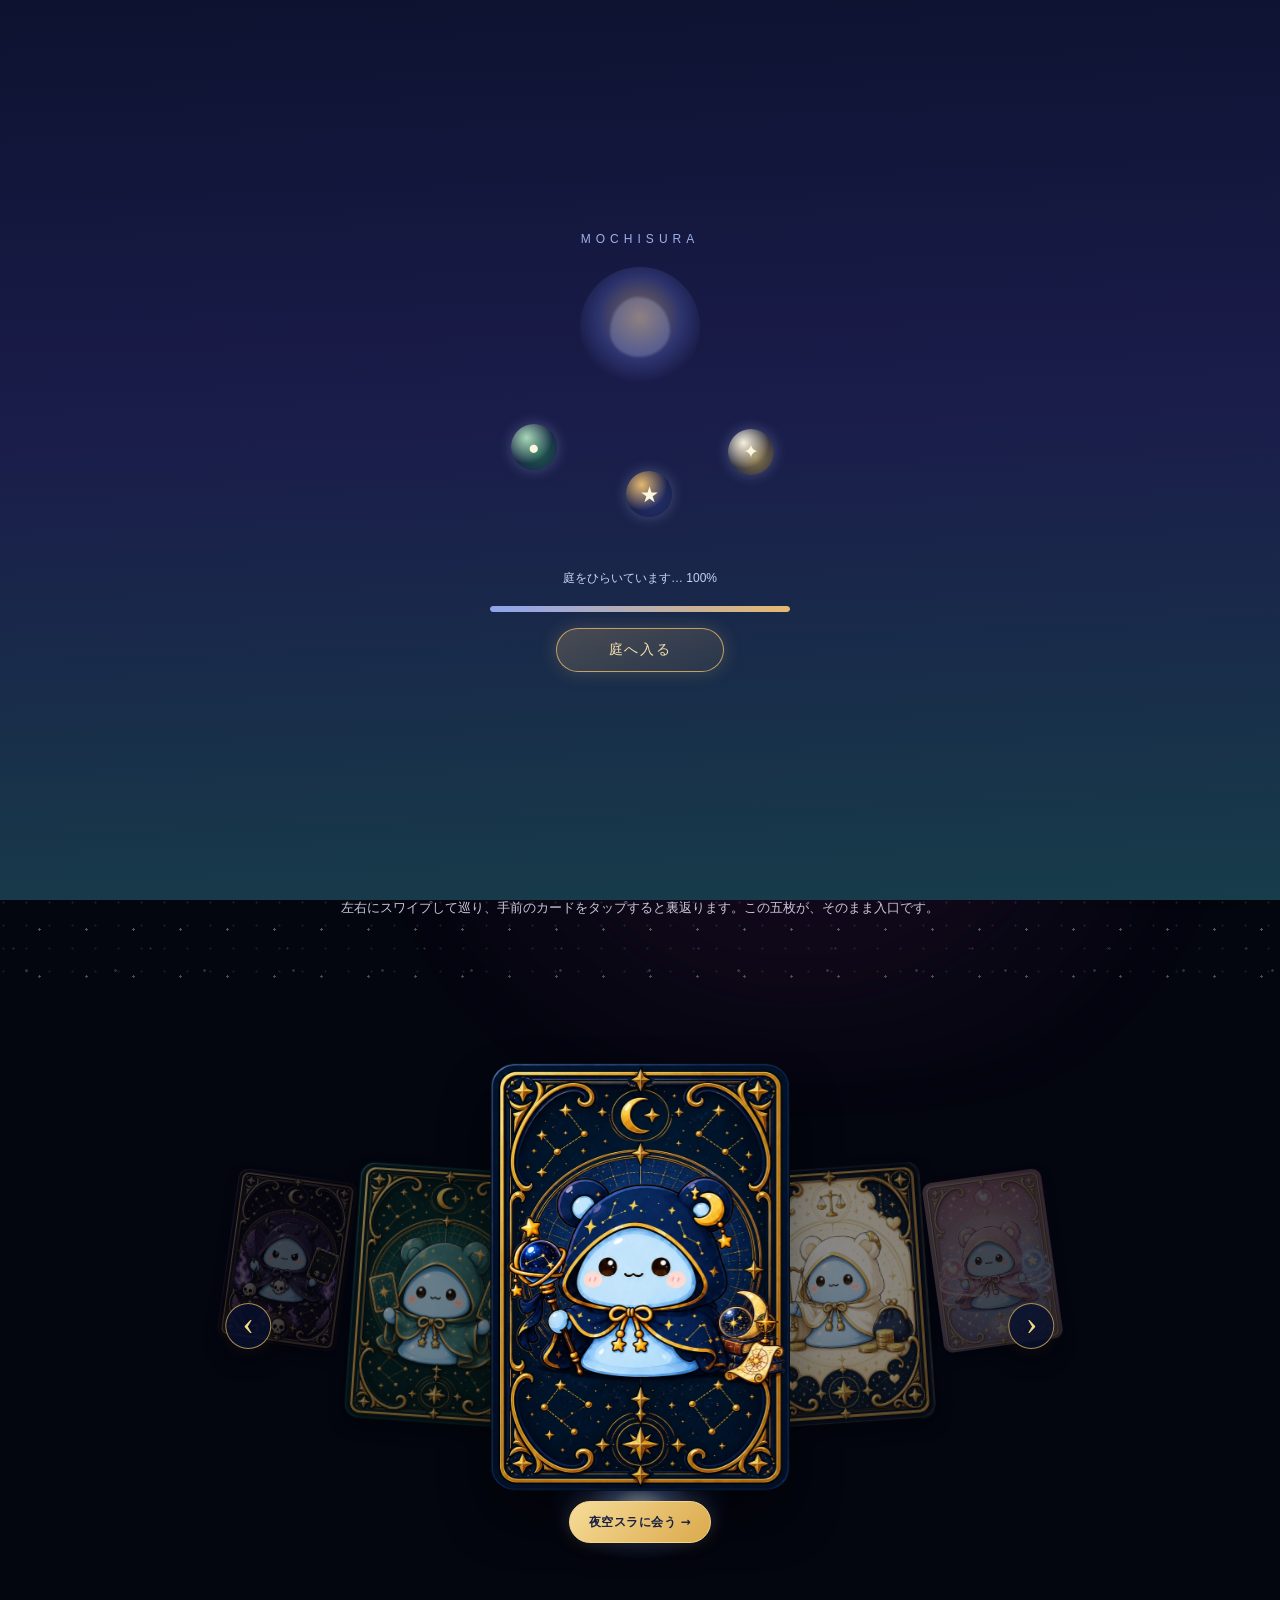
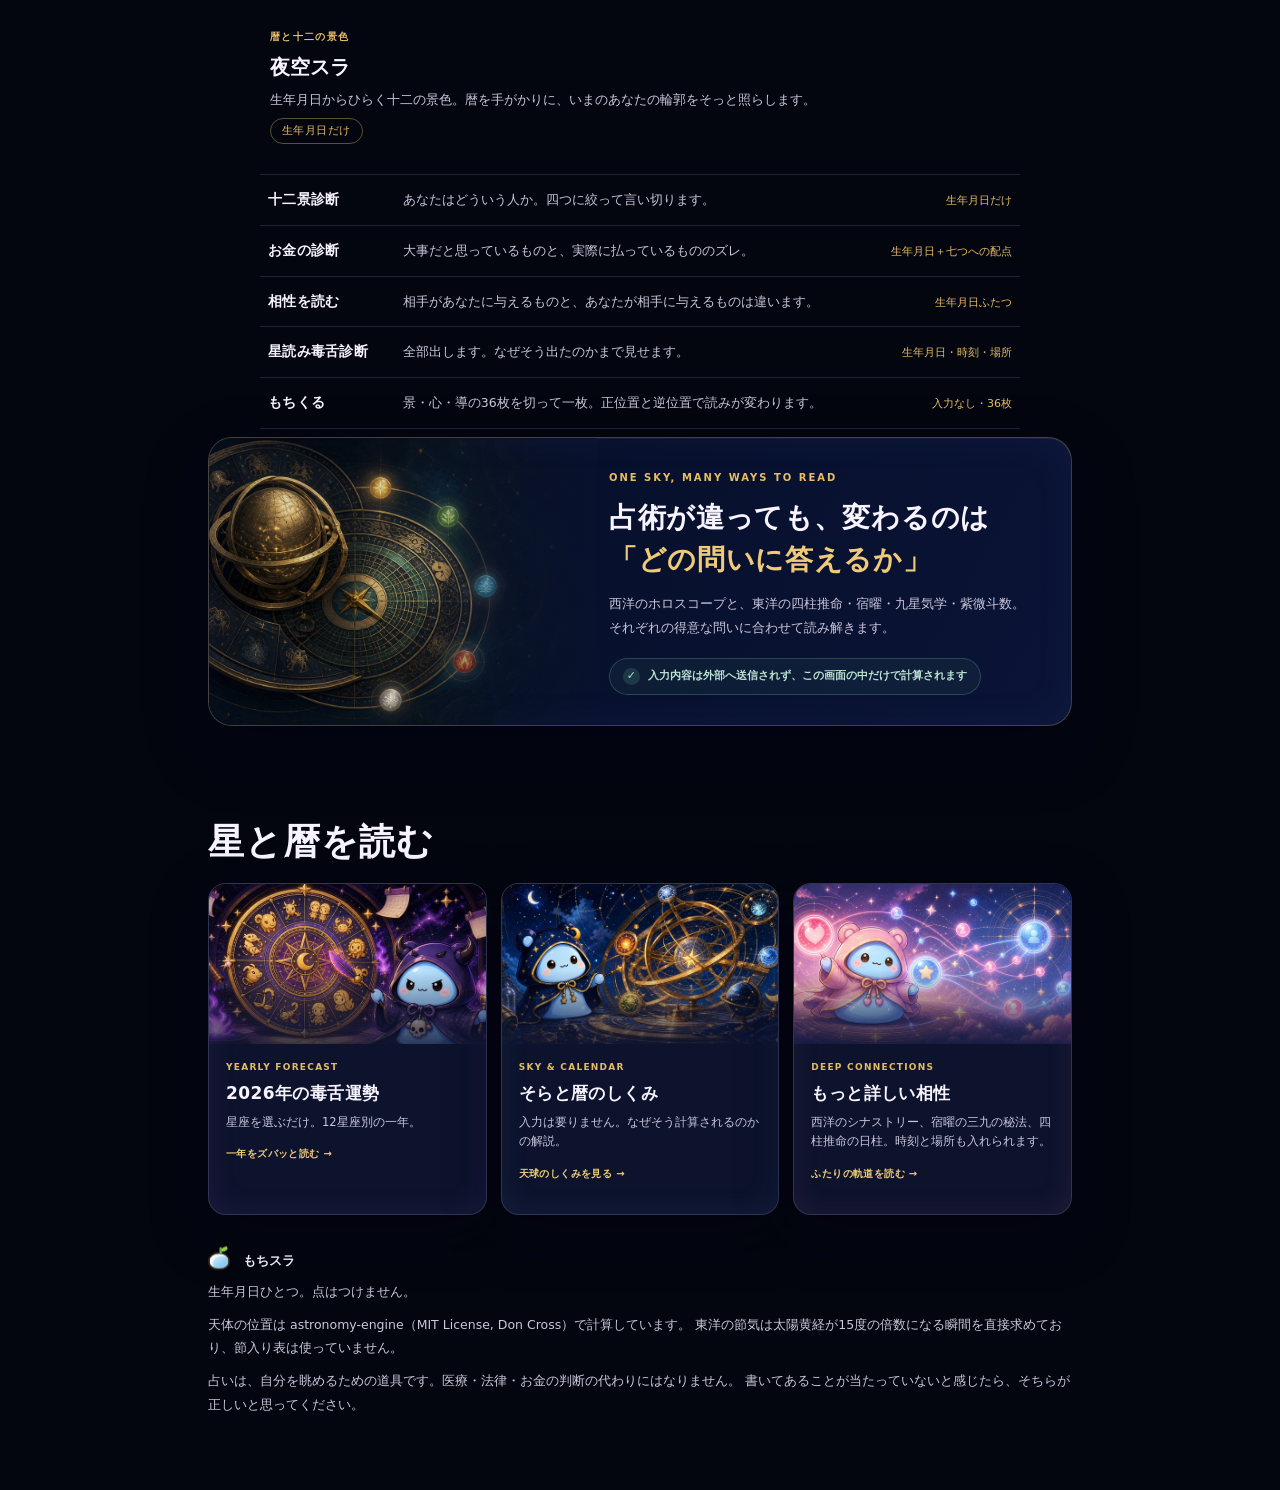
<file: index.html>
<!DOCTYPE html>
<html lang="ja">
<head>
<meta charset="utf-8">
<meta name="viewport" content="width=device-width, initial-scale=1">
<title>もちスラ — 生年月日ひとつ。点はつけません。</title>
<meta name="description" content="生年月日ひとつで読む、五つの診断と36枚のオラクル。性格・お金・相性・星読み。点数はつけず、使った暦も隠しません。入力はこの画面から出ません。">
<style>
/* ローダーの骨格。外部CSSを待たずに効かせる */
#mochisuraLoader{position:fixed;inset:0;z-index:120;display:flex;flex-direction:column;align-items:center;justify-content:center;gap:16px;padding:24px;box-sizing:border-box;background:linear-gradient(178deg,#0d1230 0%,#1a1c4a 46%,#173c4a 100%);color:#dfe6ff;font-family:"Yu Gothic","Hiragino Kaku Gothic ProN",sans-serif;text-align:center;transition:opacity .55s ease}
#mochisuraLoader.is-exit{opacity:0;pointer-events:none}
html.mochisura-loading{overflow:hidden}
.loader-kicker{margin:0;font-size:12px;letter-spacing:.42em;color:#9fb0e8}
.loader-gate{position:relative;width:120px;height:120px;border-radius:50%;background:radial-gradient(circle at 50% 42%,rgba(229,184,111,.5),rgba(120,140,255,.22) 46%,rgba(20,26,64,0) 72%)}
.loader-gate::after{content:"";position:absolute;inset:30px;border-radius:46% 54% 52% 48%/58% 56% 44% 42%;background:rgba(190,205,255,.24);filter:blur(1px)}
.loader-progress-text{margin:0;font-size:12px;color:#c6d2f5}
.loader-bar{width:min(300px,70vw);height:6px;border-radius:3px;background:rgba(160,178,236,.2);overflow:hidden}
.loader-bar i{display:block;height:100%;width:12%;border-radius:3px;background:linear-gradient(90deg,#8ea4ee,#e5b86f);transition:width .3s ease}
.loader-bar.is-indeterminate i{animation:loaderSlide 1.5s ease-in-out infinite}
@keyframes loaderSlide{0%{margin-left:0}50%{margin-left:88%}100%{margin-left:0}}
.loader-enter{min-width:168px;min-height:44px;padding:10px 26px;border:1px solid rgba(160,178,236,.34);border-radius:999px;background:rgba(38,46,96,.5);color:#93a2d4;font-size:14px;letter-spacing:.12em}
@media (prefers-reduced-motion:reduce){.loader-bar.is-indeterminate i{animation:none;width:30%}}
</style>
<link rel="stylesheet" href="assets/site.css?v=20260814-star2">
<link rel="stylesheet" href="assets/galaxy.css?v=20260815-unbox2">
<link rel="stylesheet" href="assets/character-selector.css?v=20260813-menu1">
<link rel="stylesheet" href="assets/loading-experience.css?v=20260814-star1">
<link rel="stylesheet" href="assets/hero-experience.css?v=20260814-star2">
<script src="assets/galaxy.js?v=20260815-clock1" defer></script>
<script src="assets/site-motion.js?v=20260814-star1" defer></script>
<script src="assets/character-selector.js?v=20260814-star1" defer></script>
<script src="assets/loading-experience.js?v=20260814-star1" defer></script>
<script type="module" src="assets/hero-experience.js?v=20260814-star1"></script>
<link rel="icon" type="image/png" sizes="32x32" href="assets/favicon-32.png">
<link rel="icon" type="image/png" sizes="64x64" href="assets/favicon-64.png">
<link rel="apple-touch-icon" href="assets/apple-touch-icon.png">
<meta name="theme-color" content="#fbf8f3" media="(prefers-color-scheme: light)">
<meta name="theme-color" content="#1c1a18" media="(prefers-color-scheme: dark)">
<meta property="og:type" content="website">
<meta property="og:site_name" content="もちスラ">
<meta property="og:title" content="もちスラ">
<meta property="og:description" content="生年月日ひとつで読む、五つの診断と、オラクルカード「もちくる」36枚。点数はつけず、使った暦も隠しません。">
<meta property="og:image" content="https://www.mochisura-lab.com/assets/ogp.png">
<meta name="twitter:card" content="summary_large_image">
<meta property="og:url" content="https://www.mochisura-lab.com/">
<link rel="canonical" href="https://www.mochisura-lab.com/">
</head>
<body>
<div id="mochisuraLoader" role="region" aria-label="読み込み画面">
  <p class="loader-kicker">MOCHISURA</p>
  <span class="loader-gate" aria-hidden="true"></span>
  <div class="loader-drops" id="loaderDrops"></div>
  <p class="loader-count" id="loaderCount" aria-live="polite"></p>
  <p class="loader-progress-text" id="loaderText">庭をひらいています…</p>
  <div class="loader-bar is-indeterminate" id="loaderBar" role="progressbar" aria-label="読み込みの進み具合" aria-valuemin="0" aria-valuemax="100" aria-valuenow="0"><i id="loaderFill"></i></div>
  <button type="button" class="loader-enter" id="loaderEnter" aria-disabled="true">庭へ入る</button>
</div>
<noscript><style>#mochisuraLoader{display:none}</style></noscript>
<script>
/* 起動時刻の記録と、JSが途中で死んでも4sで必ず抜ける保険 */
window.__mochisuraBoot = { start: performance.now() };
document.documentElement.classList.add('mochisura-loading');
window.__mochisuraBoot.failsafe = setTimeout(function () {
  var loaderEl = document.getElementById('mochisuraLoader');
  document.documentElement.classList.remove('mochisura-loading');
  if (loaderEl && !loaderEl.dataset.exited) {
    loaderEl.dataset.exited = 'forced';
    loaderEl.classList.add('is-exit');
    setTimeout(function () { loaderEl.remove(); }, 600);
  }
}, 4000);
</script>
<div class="ambient" aria-hidden="true">
  <span class="ambient-glow glow-a"></span>
  <span class="ambient-glow glow-b"></span>
  <span class="ambient-orbit orbit-a"><i></i></span>
  <span class="ambient-orbit orbit-b"><i></i></span>
  <span class="ambient-moon"></span>
  <span class="pointer-halo"></span>
  <span class="stardust-field"></span>
</div>
<div class="wrap">

  <nav class="site-nav" aria-label="メインナビゲーション">
    <a class="brand" href="index.html" aria-label="もちスラ ホーム">
      <span class="brand-orb" aria-hidden="true"></span>
      <span>もちスラ</span>
    </a>
    <div class="nav-links">
      <a href="#garden">庭</a>
      <a href="#diagnosis">診断</a>
      <a href="#stories">星と暦</a>
      <a href="me/index.html">マイページ</a>
    </div>
  </nav>

  <header class="top pixel-hero" id="garden">
    <div class="hero-copy">
      <p class="hero-kicker">MOCHISURA</p>
      <h1>もちスラ</h1>
      <p class="hero-lead">生年月日ひとつ。<br class="mobile-break">点はつけません。</p>
      <p class="sub">聞くのは生年月日だけ。入力はこの画面から出ません。</p>
      <div class="hero-actions">
        <a class="hero-action primary" href="#diagnosis">カードを選びに行く</a>
      </div>
    </div>
    <div class="pixel-world" id="pixelWorld" aria-label="もちスラたちが暮らす小さな庭">
      <button class="pixel-sun" id="timeToggle" type="button" aria-label="夜の庭に切り替える"></button>
      <span class="pixel-night-stars" id="nightStars" aria-hidden="true"></span>
      <span class="pixel-cloud cloud-one" aria-hidden="true"></span>
      <span class="pixel-cloud cloud-two" aria-hidden="true"></span>
      <span class="pixel-hill hill-one" aria-hidden="true"></span>
      <span class="pixel-hill hill-two" aria-hidden="true"></span>
      <span class="pixel-ground" aria-hidden="true"></span>
      <span class="pixel-flower flower-one" aria-hidden="true"></span>
      <span class="pixel-flower flower-two" aria-hidden="true"></span>

      <button class="pet-actor" id="petActor" type="button" aria-label="歩いているもちスラPetをなでる">
        <span class="pet-sprite" id="petSprite" aria-hidden="true"></span>
      </button>

      <button class="pot-actor" id="potActor" type="button" aria-label="鉢植えもちスラをつつく">
        <img id="potSlime" src="slime/images_pixel/me.png" alt="芽が生えた鉢植えもちスラ">
      </button>

      <span class="hero-message" id="heroMessage" role="status" aria-live="polite">庭をタップすると、もちスラが来るよ</span>
    </div>
  </header>

  <section class="character-portals home-section" id="diagnosis" aria-labelledby="character-portals-title">
    <header class="character-portals-head">
      <h2 id="character-portals-title">今日は、どのもちスラに会う？</h2>
      <p>左右にスワイプして巡り、手前のカードをタップすると裏返ります。この五枚が、そのまま入口です。</p>
    </header>

    <div
      class="character-selector-stage"
      id="characterSelectorStage"
      role="region"
      aria-roledescription="カルーセル"
      aria-label="もちスラを選ぶ"
    ></div>

    <div class="character-selector-detail" id="characterSelectorDetail" aria-live="polite"></div>

    <ul class="portal-index" aria-label="診断ともちくるの一覧">
      <li><a href="slime/index.html"><b>十二景診断</b><span>あなたはどういう人か。四つに絞って言い切ります。</span><small>生年月日だけ</small></a></li>
      <li><a href="money/index.html"><b>お金の診断</b><span>大事だと思っているものと、実際に払っているもののズレ。</span><small>生年月日＋七つへの配点</small></a></li>
      <li><a href="aishou/index.html"><b>相性を読む</b><span>相手があなたに与えるものと、あなたが相手に与えるものは違います。</span><small>生年月日ふたつ</small></a></li>
      <li><a href="hoshiyomi/index.html"><b>星読み毒舌診断</b><span>全部出します。なぜそう出たのかまで見せます。</span><small>生年月日・時刻・場所</small></a></li>
      <li><a href="oracle/index.html"><b>もちくる</b><span>景・心・導の36枚を切って一枚。正位置と逆位置で読みが変わります。</span><small>入力なし・36枚</small></a></li>
    </ul>

    <aside class="method-trust-panel" aria-labelledby="method-trust-title">
      <span class="method-trust-visual" aria-hidden="true">
        <img src="assets/story-links/east-west-celestial-method.webp" alt="" width="960" height="480" loading="lazy">
      </span>
      <span class="method-trust-copy">
        <small>ONE SKY, MANY WAYS TO READ</small>
        <strong id="method-trust-title">占術が違っても、変わるのは<br><em>「どの問いに答えるか」</em></strong>
        <span>西洋のホロスコープと、東洋の四柱推命・宿曜・九星気学・紫微斗数。それぞれの得意な問いに合わせて読み解きます。</span>
        <b class="method-trust-private"><span aria-hidden="true">✓</span> 入力内容は外部へ送信されず、この画面の中だけで計算されます</b>
      </span>
    </aside>
  </section>

  <section class="minor home-section" id="stories" aria-labelledby="stories-title">
    <div class="section-head compact">
      <div>
        <h2 id="stories-title">星と暦を読む</h2>
      </div>
    </div>
    <div class="story-link-grid">
      <a class="story-link-card story-link-year" href="hoshiyomi/2026/index.html">
        <span class="story-link-visual" aria-hidden="true"><img src="assets/story-links/year-2026-dokuzetsu.webp" alt="" width="720" height="360" loading="lazy"><span class="story-link-sheen"></span></span>
        <span class="story-link-copy"><small>YEARLY FORECAST</small><strong>2026年の毒舌運勢</strong><span>星座を選ぶだけ。12星座別の一年。</span><b>一年をズバッと読む →</b></span>
      </a>
      <a class="story-link-card story-link-calendar" href="hoshiyomi/shikumi/index.html">
        <span class="story-link-visual" aria-hidden="true"><img src="assets/story-links/calendar-mechanism.webp" alt="" width="720" height="360" loading="lazy"><span class="story-link-sheen"></span></span>
        <span class="story-link-copy"><small>SKY &amp; CALENDAR</small><strong>そらと暦のしくみ</strong><span>入力は要りません。なぜそう計算されるのかの解説。</span><b>天球のしくみを見る →</b></span>
      </a>
      <a class="story-link-card story-link-compatibility" href="hoshiyomi/aishou/index.html">
        <span class="story-link-visual" aria-hidden="true"><img src="assets/story-links/detailed-compatibility.webp" alt="" width="720" height="360" loading="lazy"><span class="story-link-sheen"></span></span>
        <span class="story-link-copy"><small>DEEP CONNECTIONS</small><strong>もっと詳しい相性</strong><span>西洋のシナストリー、宿曜の三九の秘法、四柱推命の日柱。時刻と場所も入れられます。</span><b>ふたりの軌道を読む →</b></span>
      </a>
    </div>
  </section>

  <footer class="foot">
    <div class="footer-brand"><span class="brand-orb" aria-hidden="true"></span><b>もちスラ</b></div>
    <p>生年月日ひとつ。点はつけません。</p>
    <p>
      天体の位置は astronomy-engine（MIT License, Don Cross）で計算しています。
      東洋の節気は太陽黄経が15度の倍数になる瞬間を直接求めており、節入り表は使っていません。
    </p>
    <p>
      占いは、自分を眺めるための道具です。医療・法律・お金の判断の代わりにはなりません。
      書いてあることが当たっていないと感じたら、そちらが正しいと思ってください。
    </p>
  </footer>

</div>
</body>
</html>
</file>
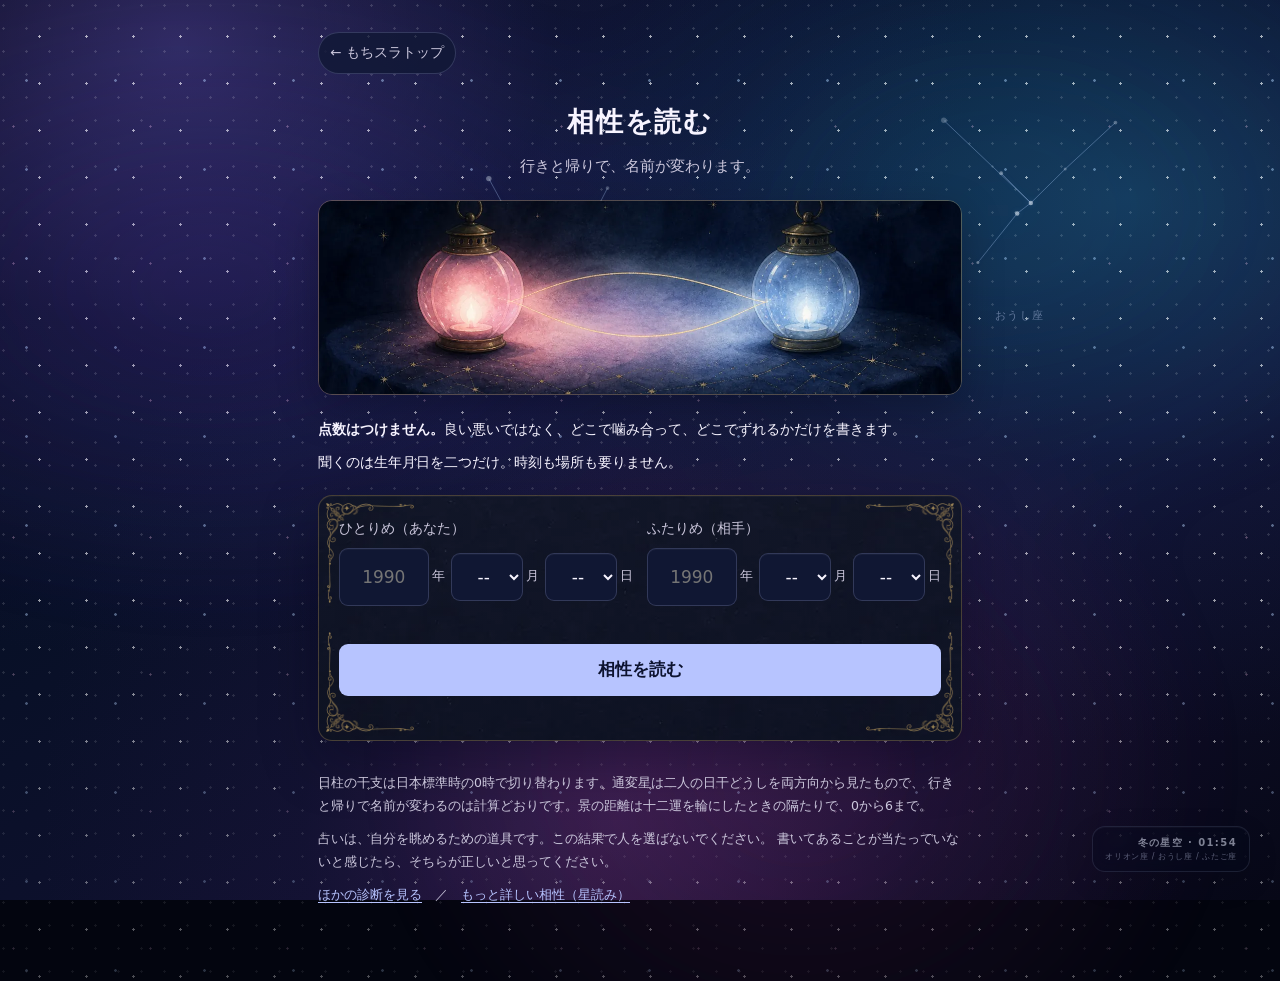
<file: aishou/index.html>
<!DOCTYPE html>
<html lang="ja">
<head>
<meta charset="utf-8">
<meta name="viewport" content="width=device-width, initial-scale=1">
<title>相性を読む — 行きと帰りで、名前が変わる</title>
<meta name="description" content="生年月日を二つ入れるだけ。相手があなたに与える作用と、あなたが相手に与える作用は同じではありません。点数はつけません。">
<link rel="stylesheet" href="assets/style.css?v=20260814-paper1">
<link rel="stylesheet" href="../assets/galaxy.css?v=20260815-unbox2">
<script src="../assets/galaxy.js?v=20260815-clock1" defer></script>
<link rel="icon" type="image/png" sizes="32x32" href="../assets/favicon-32.png">
<link rel="icon" type="image/png" sizes="64x64" href="../assets/favicon-64.png">
<link rel="apple-touch-icon" href="../assets/apple-touch-icon.png">
<meta name="theme-color" content="#fbf8f3" media="(prefers-color-scheme: light)">
<meta name="theme-color" content="#1c1a18" media="(prefers-color-scheme: dark)">
<meta property="og:type" content="website">
<meta property="og:site_name" content="もちスラ">
<meta property="og:title" content="相性を読む — もちスラ">
<meta property="og:description" content="相手があなたに与えるものと、あなたが相手に与えるものは違います。点数はつけません。">
<meta property="og:image" content="https://www.mochisura-lab.com/assets/ogp/aishou.jpg">
<meta name="twitter:card" content="summary_large_image">
<meta property="og:url" content="https://www.mochisura-lab.com/aishou/">
<link rel="canonical" href="https://www.mochisura-lab.com/aishou/">
</head>
<body>
<div class="wrap">

  <nav class="site-nav" aria-label="ページ移動">
    <a href="../index.html">← もちスラトップ</a>
  </nav>

  <header class="top">
    <h1>相性を読む</h1>
    <p class="sub">行きと帰りで、名前が変わります。</p>
    <img class="hero-plate" src="../assets/hero-plates/aishou.webp?v=20260815-plate1" alt="" width="1280" height="383" decoding="async">
  </header>

  <div class="lead-box">
    <p><b>点数はつけません。</b>良い悪いではなく、どこで噛み合って、どこでずれるかだけを書きます。</p>
    <p>聞くのは生年月日を二つだけ。時刻も場所も要りません。</p>
  </div>

  <form id="form" autocomplete="off">
    <section class="panel">
      <div class="pair-in">
        <div>
          <label for="d1">ひとりめ（あなた）</label>
          <input type="date" id="d1" min="1900-01-01" max="2100-12-31" required>
        </div>
        <div>
          <label for="d2">ふたりめ（相手）</label>
          <input type="date" id="d2" min="1900-01-01" max="2100-12-31" required>
        </div>
      </div>
      <button type="submit" class="go">相性を読む</button>
      <p class="err" id="err"></p>
    </section>
  </form>

  <div id="result" hidden>

    <section class="pair">
      <div class="who">
        <img id="img-a" alt="">
        <p class="nm" id="nm-a"></p>
        <p class="sub2">あなた</p>
      </div>
      <div class="who">
        <img id="img-b" alt="">
        <p class="nm" id="nm-b"></p>
        <p class="sub2">相手</p>
      </div>
    </section>

    <section class="panel ring-panel">
      <h2 id="kyori-title"></h2>
      <p class="lead" id="kyori-lead"></p>
      <div id="ring"></div>
      <div id="kyori-body"></div>
    </section>

    <section class="dir main">
      <p class="dir-tag">相手はあなたにとって</p>
      <h2 id="ab-name"></h2>
      <div id="ab-body"></div>
    </section>

    <section class="dir">
      <p class="dir-tag">あなたは相手にとって</p>
      <h2 id="ba-name"></h2>
      <div id="ba-body"></div>
    </section>

    <section class="panel">
      <h2 id="gogyo-title"></h2>
      <p class="lead" id="gogyo-lead"></p>
      <div id="gogyo-body"></div>
    </section>

    <section class="share">
      <button type="button" class="card-btn" id="saveCard">画像にして保存</button>
      <span class="said" id="saved" role="status" aria-live="polite"></span>
      <p class="note">
        1080×1350（4:5）のJPEGで保存します。この処理も端末の中だけで、どこにも送っていません。
      </p>
    </section>

    <details class="fold">
      <summary>使った暦（結果の根拠）</summary>
      <div class="fold-in">
        <p class="lead">どこから出た結果かを隠さず全部出します。</p>
        <table id="koyomi"></table>
      </div>
    </details>

  </div>

  <footer class="foot">
    <p>
      日柱の干支は日本標準時の0時で切り替わります。通変星は二人の日干どうしを両方向から見たもので、
      行きと帰りで名前が変わるのは計算どおりです。景の距離は十二運を輪にしたときの隔たりで、0から6まで。
    </p>
    <p>
      占いは、自分を眺めるための道具です。この結果で人を選ばないでください。
      書いてあることが当たっていないと感じたら、そちらが正しいと思ってください。
    </p>
    <p><a href="../index.html">ほかの診断を見る</a>　／　<a href="../hoshiyomi/aishou/index.html">もっと詳しい相性（星読み）</a></p>
  </footer>

</div>

<script src="../hoshiyomi/assets/vendor/astronomy.browser.min.js"></script>
<script src="../hoshiyomi/assets/koyomi.js"></script>
<script src="../hoshiyomi/assets/toyo.js"></script>
<script src="../assets/store.js?v=20260811-1"></script>
<script src="assets/aishou.js?v=20260811-name1"></script>
<script src="assets/text.js"></script>
<script src="../assets/card-frame.js?v=20260811-frame1"></script>
<script src="assets/card.js?v=20260811-frame1"></script>
<script src="assets/app.js?v=20260811-frame1"></script>
<script src="../assets/dob.js?v=20260811-dob4"></script>
</body>
</html>
</file>
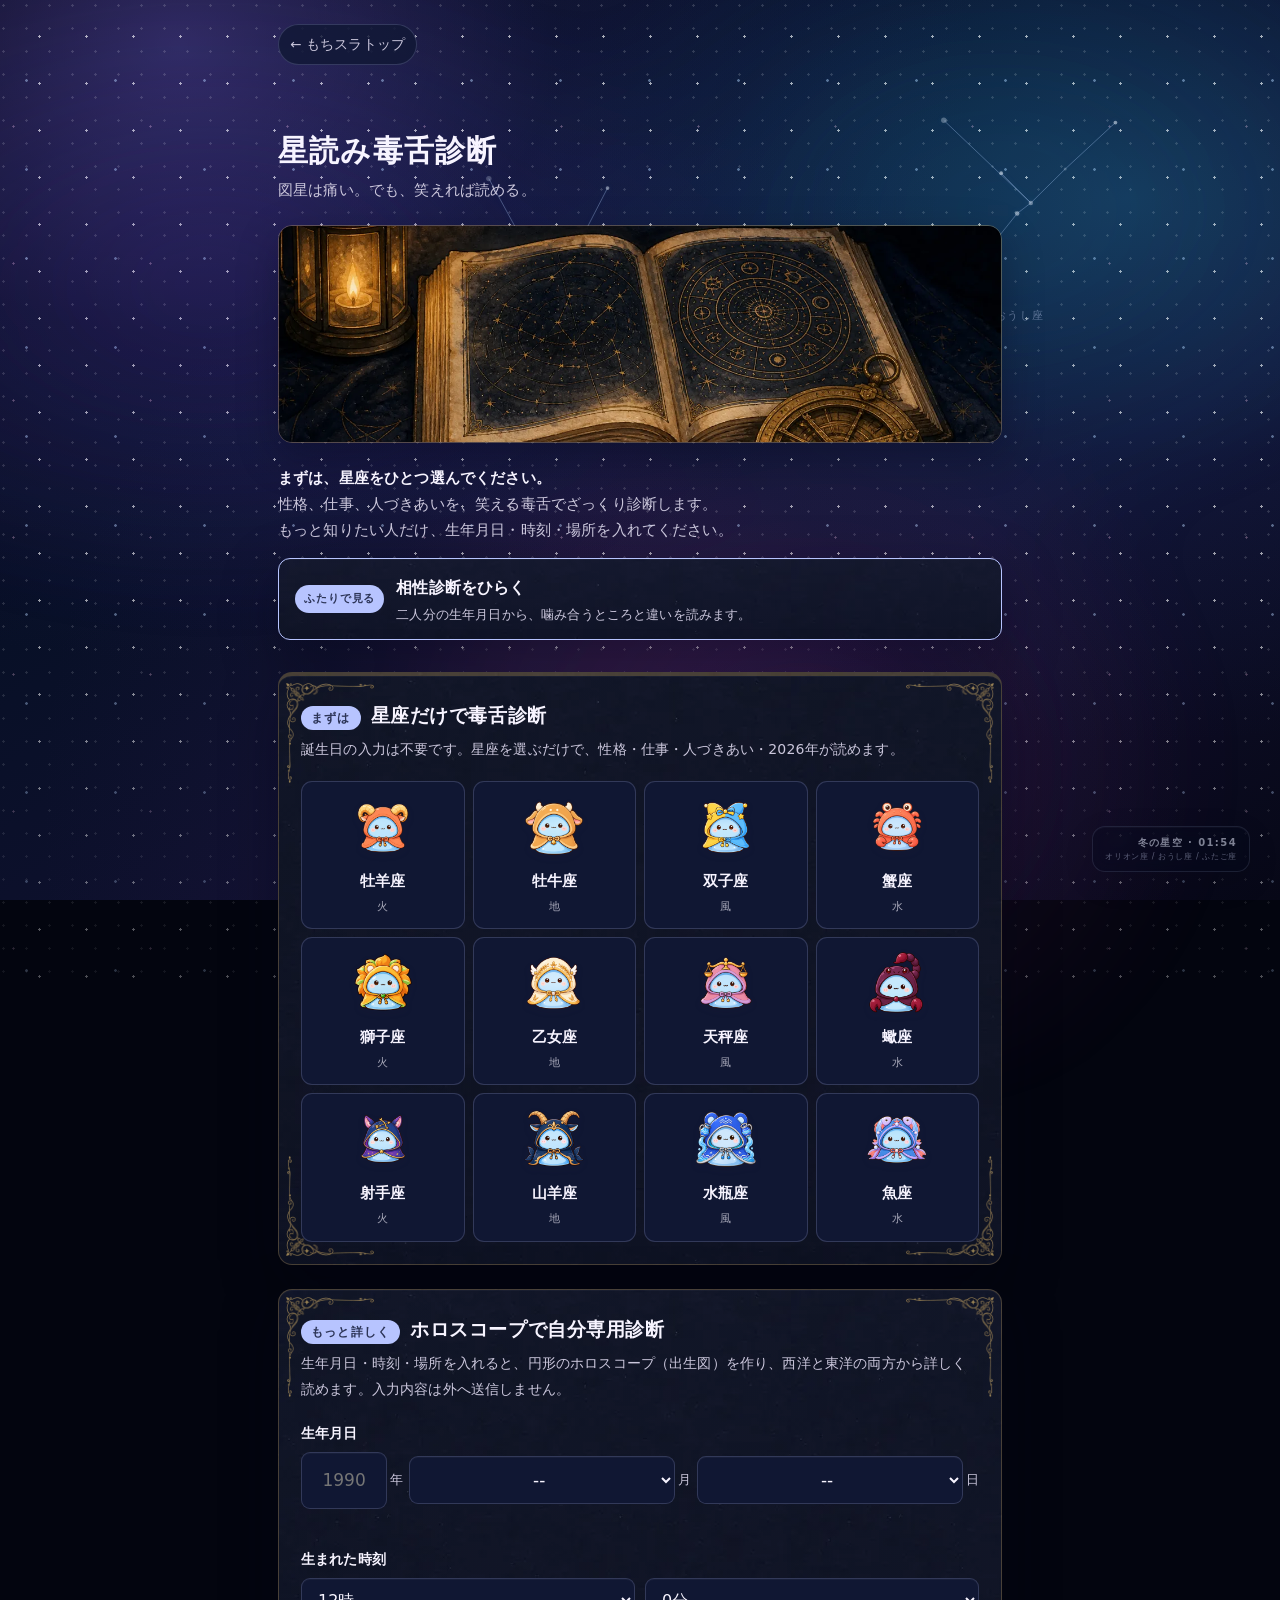
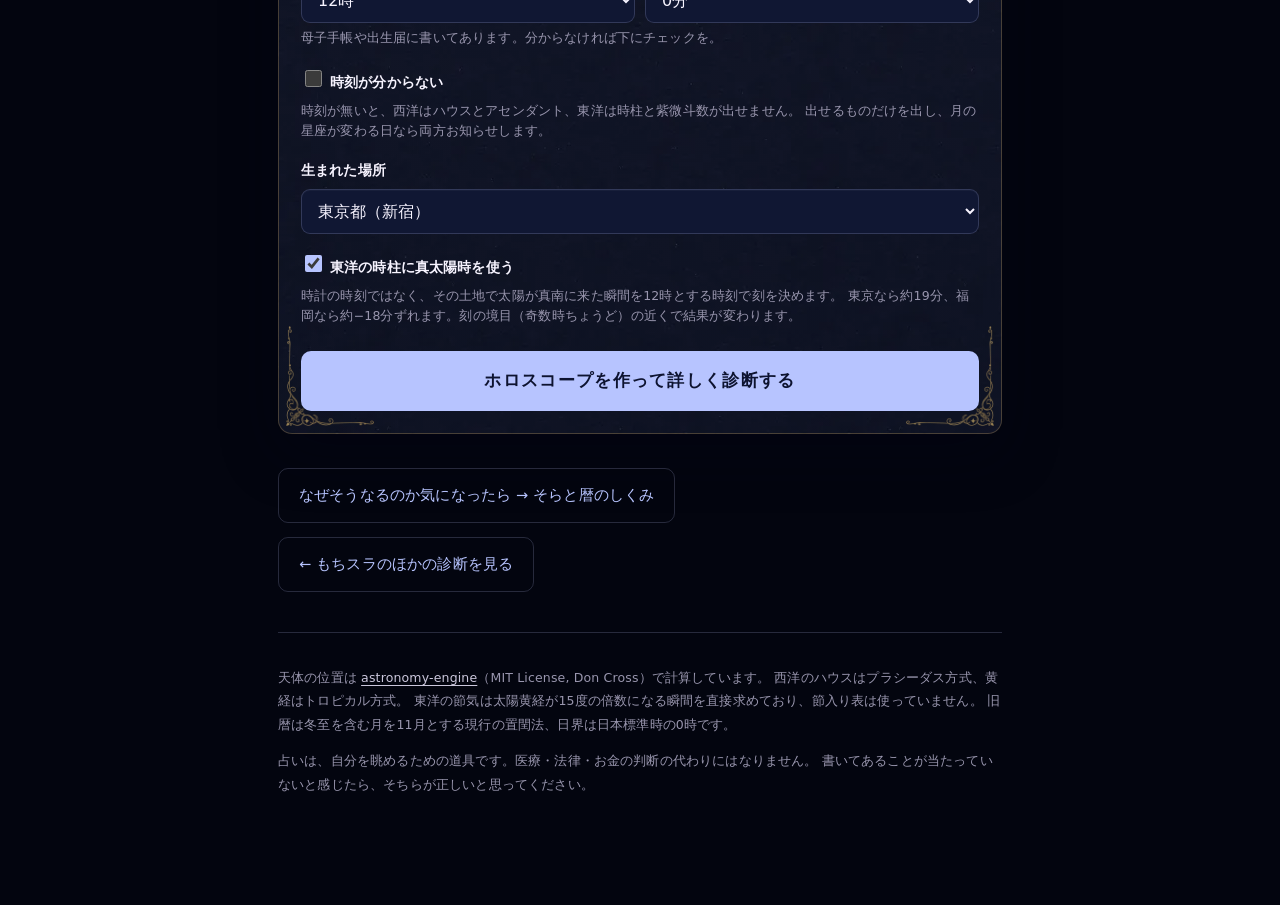
<file: hoshiyomi/index.html>
<!DOCTYPE html>
<html lang="ja">
<head>
<meta charset="utf-8">
<meta name="viewport" content="width=device-width, initial-scale=1">
<title>星読み毒舌診断 — 星座だけでも、生年月日からでも</title>
<meta name="description" content="まずは星座を選ぶだけで、性格・仕事・人づきあい・2026年を毒舌診断。もっと詳しく知りたい人は、生年月日・時刻・出生地から西洋と東洋の両方で読みます。">
<meta name="robots" content="index, follow">
<meta property="og:type" content="website">
<meta property="og:title" content="星読み毒舌診断">
<meta property="og:description" content="図星は痛い。でも、笑えれば読める。星座だけの一般診断と、生年月日からの詳しい診断。">
<link rel="stylesheet" href="assets/style.css?v=20260814-paper1">
<link rel="stylesheet" href="../assets/galaxy.css?v=20260815-unbox2">
<script src="../assets/galaxy.js?v=20260815-clock1" defer></script>
<link rel="icon" type="image/png" sizes="32x32" href="../assets/favicon-32.png">
<link rel="icon" type="image/png" sizes="64x64" href="../assets/favicon-64.png">
<link rel="apple-touch-icon" href="../assets/apple-touch-icon.png">
<meta name="theme-color" content="#fbf8f3" media="(prefers-color-scheme: light)">
<meta name="theme-color" content="#1c1a18" media="(prefers-color-scheme: dark)">
<meta property="og:site_name" content="もちスラ">
<meta property="og:image" content="https://www.mochisura-lab.com/assets/ogp/hoshiyomi.jpg">
<meta name="twitter:card" content="summary_large_image">
<meta property="og:url" content="https://www.mochisura-lab.com/hoshiyomi/">
<link rel="canonical" href="https://www.mochisura-lab.com/hoshiyomi/">
</head>
<body>
<div class="wrap">

  <nav class="site-nav" aria-label="ページ移動">
    <a href="../index.html">← もちスラトップ</a>
  </nav>

  <header class="top">
    <h1>星読み毒舌診断</h1>
    <p class="sub">図星は痛い。でも、笑えれば読める。</p>
    <img class="hero-plate" src="../assets/hero-plates/hoshiyomi.webp?v=20260815-plate1" alt="" width="1280" height="383" decoding="async">

    <div class="pitch">
      <b>まずは、星座をひとつ選んでください。</b><br>
      性格、仕事、人づきあいを、笑える毒舌でざっくり診断します。<br>
      もっと知りたい人だけ、生年月日・時刻・場所を入れてください。
    </div>

    <a class="compatibility-link" href="aishou/index.html">
      <span>ふたりで見る</span>
      <b>相性診断をひらく</b>
      <small>二人分の生年月日から、噛み合うところと違いを読みます。</small>
    </a>
  </header>

  <!-- ============ 星座だけの一般診断 ============ -->
  <section class="panel quick-panel">
    <h2><span class="step">まずは</span>星座だけで毒舌診断</h2>
    <p class="lead">誕生日の入力は不要です。星座を選ぶだけで、性格・仕事・人づきあい・2026年が読めます。</p>
    <div class="signgrid" id="quick-signgrid"></div>
    <div id="quick-result" class="quick-result" hidden></div>
  </section>

  <!-- ============ 詳しい入力 ============ -->
  <section class="panel" id="detail-form">
    <h2><span class="step">もっと詳しく</span>ホロスコープで自分専用診断</h2>
    <p class="lead">生年月日・時刻・場所を入れると、円形のホロスコープ（出生図）を作り、西洋と東洋の両方から詳しく読めます。入力内容は外へ送信しません。</p>

    <form id="form" autocomplete="off">
      <div class="field">
        <label for="birthdate">生年月日</label>
        <input type="date" id="birthdate" min="1900-01-01" max="2100-12-31" required>
      </div>

      <div class="field">
        <label for="hh">生まれた時刻</label>
        <div class="row">
          <select id="hh"></select>
          <select id="mi"></select>
        </div>
        <div class="hint">母子手帳や出生届に書いてあります。分からなければ下にチェックを。</div>
      </div>

      <div class="field">
        <label class="check">
          <input type="checkbox" id="unknown">
          <span>時刻が分からない</span>
        </label>
        <div class="hint">
          時刻が無いと、西洋はハウスとアセンダント、東洋は時柱と紫微斗数が出せません。
          出せるものだけを出し、月の星座が変わる日なら両方お知らせします。
        </div>
      </div>

      <div class="field">
        <label for="place">生まれた場所</label>
        <select id="place"></select>
      </div>

      <div class="field" id="manualbox" hidden>
        <div class="row">
          <div>
            <label for="lat">緯度（北が＋）</label>
            <input type="number" id="lat" step="0.001" min="-90" max="90" placeholder="35.690">
          </div>
          <div>
            <label for="lon">経度（東が＋）</label>
            <input type="number" id="lon" step="0.001" min="-180" max="180" placeholder="139.692">
          </div>
          <div>
            <label for="tz">時差</label>
            <input type="number" id="tz" step="0.25" min="-14" max="14" placeholder="9">
          </div>
        </div>
        <div class="hint">時差は、その国の標準時のUTCオフセット。日本なら9です。</div>
      </div>

      <div class="field">
        <label class="check">
          <input type="checkbox" id="truesolar" checked>
          <span>東洋の時柱に真太陽時を使う</span>
        </label>
        <div class="hint">
          時計の時刻ではなく、その土地で太陽が真南に来た瞬間を12時とする時刻で刻を決めます。
          東京なら約19分、福岡なら約−18分ずれます。刻の境目（奇数時ちょうど）の近くで結果が変わります。
        </div>
      </div>

      <button type="submit" class="go">ホロスコープを作って詳しく診断する</button>
      <div class="err" id="err"></div>
    </form>
  </section>

  <!-- ============ 結果 ============ -->
  <div id="result">

    <p class="stamp" id="stamp"></p>

    <div class="tonebar" id="tonebar">
      <span class="tone-label">表示</span>
      <button type="button" class="tonebtn on" data-tone="gag">毒舌診断</button>
      <button type="button" class="tonebtn" data-tone="soft">やさしく読む</button>
    </div>
    <p class="tonenote" id="tonenote"></p>

    <nav class="tabs" id="tabs" role="tablist">
      <button type="button" class="tab on" data-pane="west" role="tab">西洋</button>
      <button type="button" class="tab" data-pane="east" role="tab">東洋</button>
      <button type="button" class="tab" data-pane="compare" role="tab">東西の対照</button>
      <button type="button" class="tab" data-pane="theme" role="tab">気になるところ</button>
      <button type="button" class="tab" data-pane="y2026" role="tab">2026年</button>
    </nav>

    <!-- ---------- 西洋 ---------- -->
    <div class="pane on" id="pane-west">

      <section class="panel">
        <h2><span class="step">1</span>まず、この3つだけ</h2>
        <p class="lead">空には10個の星がありますが、最初に読むのはこの3つで足ります。残りは後回しで構いません。</p>
        <div id="core"></div>
      </section>

      <section class="panel">
        <h2><span class="step">2</span>ホロスコープ（出生図）</h2>
        <p class="lead">円の外側が12星座、内側の細かい区切りが12の場面です。いちばん左が、あなたが生まれた瞬間に東の空へ昇ってきていた場所（アセンダント）になります。</p>
        <div class="chartbox" id="chartbox"></div>
        <div class="togglerow">
          <label class="check"><input type="checkbox" id="showlines" checked><span>天体どうしの線を表示</span></label>
        </div>
        <p class="chartnote">日＝太陽　月＝月　水＝水星　金＝金星　火＝火星　木＝木星　土＝土星　天＝天王星　海＝海王星　冥＝冥王星</p>
      </section>

      <section class="panel">
        <h2><span class="step">3</span>もっと知りたい人だけ</h2>
        <p class="lead">ここから先は読まなくても大丈夫です。気になったものだけ開いてください。</p>

        <details class="fold">
          <summary>残り7つの星をひとつずつ読む</summary>
          <div class="fold-in">
            <p class="lead">太陽・月・アセンダント以外の星です。上の3つほどは効きません。</p>
            <div id="reads"></div>
          </div>
        </details>

        <details class="fold">
          <summary>星どうしの関係</summary>
          <div class="fold-in">
            <p class="lead">2つの星が特定の角度にあると、互いに影響し合うと読みます。ぴったりに近いものから並べています。</p>
            <ul class="asp" id="aspects"></ul>
          </div>
        </details>

        <details class="fold">
          <summary>全体の偏り</summary>
          <div class="fold-in">
            <p class="lead">10個の星がどの性質に集まっているか。多い＝得意、少ない＝苦手ではなく「手薄」くらいの意味です。</p>
            <div id="balance"></div>
          </div>
        </details>

        <details class="fold">
          <summary>10個の星の位置（数字の一覧）</summary>
          <div class="fold-in">
            <div class="tablewrap"><table id="table"></table></div>
            <p class="chartnote" id="housenote"></p>
          </div>
        </details>

        <details class="fold">
          <summary>言葉の説明</summary>
          <div class="fold-in"><dl class="gloss" id="gloss"></dl></div>
        </details>
      </section>
    </div>

    <!-- ---------- 東洋 ---------- -->
    <div class="pane" id="pane-east">

      <section class="panel">
        <h2><span class="step">1</span>まず、この2つだけ</h2>
        <p class="lead">東洋の占いは種類が多いのですが、最初に読むのはこの2つで足ります。</p>
        <div id="nisshu"></div>
        <div id="shukuyo"></div>
      </section>

      <section class="panel">
        <h2><span class="step">2</span>もっと知りたい人だけ</h2>
        <p class="lead">ここから先は読まなくても大丈夫です。気になったものだけ開いてください。</p>

        <details class="fold">
          <summary>四つの柱（四柱推命）</summary>
          <div class="fold-in">
            <p class="lead">生まれた瞬間を、年・月・日・時の4つに分けて記号で表したもの。日のところがあなた本人で、残りはそれとの関係で読みます。</p>
            <div class="tablewrap"><table id="meishiki"></table></div>
            <p class="chartnote" id="meishikinote"></p>
            <div id="meishiki-read"></div>
          </div>
        </details>

        <details class="fold">
          <summary>木・火・土・金・水の偏り</summary>
          <div class="fold-in">
            <p class="lead">4つの柱に出ている5つの性質の数です。西洋の火地風水とは分け方が違うので、そのまま重ねられません。</p>
            <div id="gogyo"></div>
          </div>
        </details>

        <details class="fold">
          <summary>生まれた年と月の星（九星気学）</summary>
          <div class="fold-in">
            <p class="lead">年の星は立春で、月の星は節入りで切り替わります。1月生まれ・2月頭生まれの人は、いつも使っている年と食い違うことがあります。</p>
            <div id="kyusei"></div>
          </div>
        </details>

        <details class="fold">
          <summary>12の場所と星の配置（紫微斗数）</summary>
          <div class="fold-in">
            <p class="lead">昔の暦の月・日・時から12の場所を組み、そこに14個の星を配ります。まず中心だけ読めば足ります。</p>
            <div id="shibi"></div>
          </div>
        </details>

        <details class="fold">
          <summary>使った暦（結果の根拠）</summary>
          <div class="fold-in">
            <p class="lead">東洋の占いは、どの暦を使ったかで結果が変わります。隠さず全部出します。</p>
            <div class="tablewrap"><table id="koyomitable"></table></div>
          </div>
        </details>

        <details class="fold">
          <summary>言葉の説明</summary>
          <div class="fold-in"><dl class="gloss" id="gloss-east"></dl></div>
        </details>
      </section>
    </div>

    <!-- ---------- 対照 ---------- -->
    <div class="pane" id="pane-compare">
      <section class="panel">
        <h2>同じ人を、別の物差しで</h2>
        <p class="lead" id="compare-intro"></p>
        <div id="compare-rows"></div>
      </section>

      <section class="panel">
        <h2>五行とエレメントを並べる</h2>
        <p class="lead">東洋は5つ、西洋は4つ。割り切れないので、重ねずに並べます。どちらも「多い＝得意」ではなく「そこに寄っている」という意味です。</p>
        <div id="compare-elem"></div>
      </section>

      <section class="panel">
        <h2 id="cmp-moon-h">月はどちらも同じものを見ている</h2>
        <p class="lead">西洋の月星座と、宿曜の本命宿。この2つだけは出どころが同じです。12分割と27分割の違いだけ。</p>
        <div id="compare-moon"></div>
      </section>
    </div>

    <!-- ---------- 気になるところ ---------- -->
    <div class="pane" id="pane-theme">
      <section class="panel">
        <h2><span class="step">選ぶ</span>どれについて読みますか</h2>
        <p class="lead">
          全部を並べると読み切れないので、選んだものだけ出します。
          いつでも切り替えられるので、気になったところから読んでください。
        </p>
        <div class="themepick" id="theme-pick"></div>
      </section>
      <div id="theme-result"></div>
    </div>

    <!-- ---------- 2026年 ---------- -->
    <div class="pane" id="pane-y2026">
      <div id="y2026"></div>
    </div>

  </div>

  <p style="margin:34px 0 0; font-size:14.5px;">
    <a class="backlink" href="shikumi/index.html" style="display:inline-block; padding:13px 20px; border:1px solid var(--line); border-radius:10px; color:var(--accent); text-decoration:none;">
      なぜそうなるのか気になったら → そらと暦のしくみ
    </a>
  </p>
  <p style="margin:14px 0 0; font-size:14.5px;">
    <a class="backlink" href="../index.html" style="display:inline-block; padding:13px 20px; border:1px solid var(--line); border-radius:10px; color:var(--accent); text-decoration:none;">
      ← もちスラのほかの診断を見る
    </a>
  </p>

  <footer class="foot">
    <p>
      天体の位置は <a href="https://github.com/cosinekitty/astronomy" target="_blank" rel="noopener">astronomy-engine</a>（MIT License, Don Cross）で計算しています。
      西洋のハウスはプラシーダス方式、黄経はトロピカル方式。
      東洋の節気は太陽黄経が15度の倍数になる瞬間を直接求めており、節入り表は使っていません。
      旧暦は冬至を含む月を11月とする現行の置閏法、日界は日本標準時の0時です。
    </p>
    <p>
      占いは、自分を眺めるための道具です。医療・法律・お金の判断の代わりにはなりません。
      書いてあることが当たっていないと感じたら、そちらが正しいと思ってください。
    </p>
  </footer>

</div>

<script src="assets/vendor/astronomy.browser.min.js"></script>
<script src="assets/tone.js"></script>
<script src="assets/text.js"></script>
<script src="assets/text-spicy.js"></script>
<script src="assets/text-gag.js?v=20260807-4"></script>
<script src="assets/sign-guide.js?v=20260807-3"></script>
<script src="assets/places.js"></script>
<script src="assets/astro.js"></script>
<script src="assets/koyomi.js"></script>
<script src="assets/toyo.js"></script>
<script src="assets/toyo-text.js"></script>
<script src="assets/y2026.js"></script>
<script src="assets/y2026-text.js"></script>
<script src="assets/icons.js"></script>
<script src="assets/theme.js"></script>
<script src="assets/theme-text.js?v=20260807-4"></script>
<script src="assets/app-theme.js"></script>
<script src="assets/app-toyo.js"></script>
<script src="assets/app-y2026.js"></script>
<script src="assets/app-quick.js?v=20260811-card1"></script>
<script src="assets/app.js?v=20260811-contrast1"></script>
<script src="../assets/dob.js?v=20260811-dob4"></script>
</body>
</html>
</file>
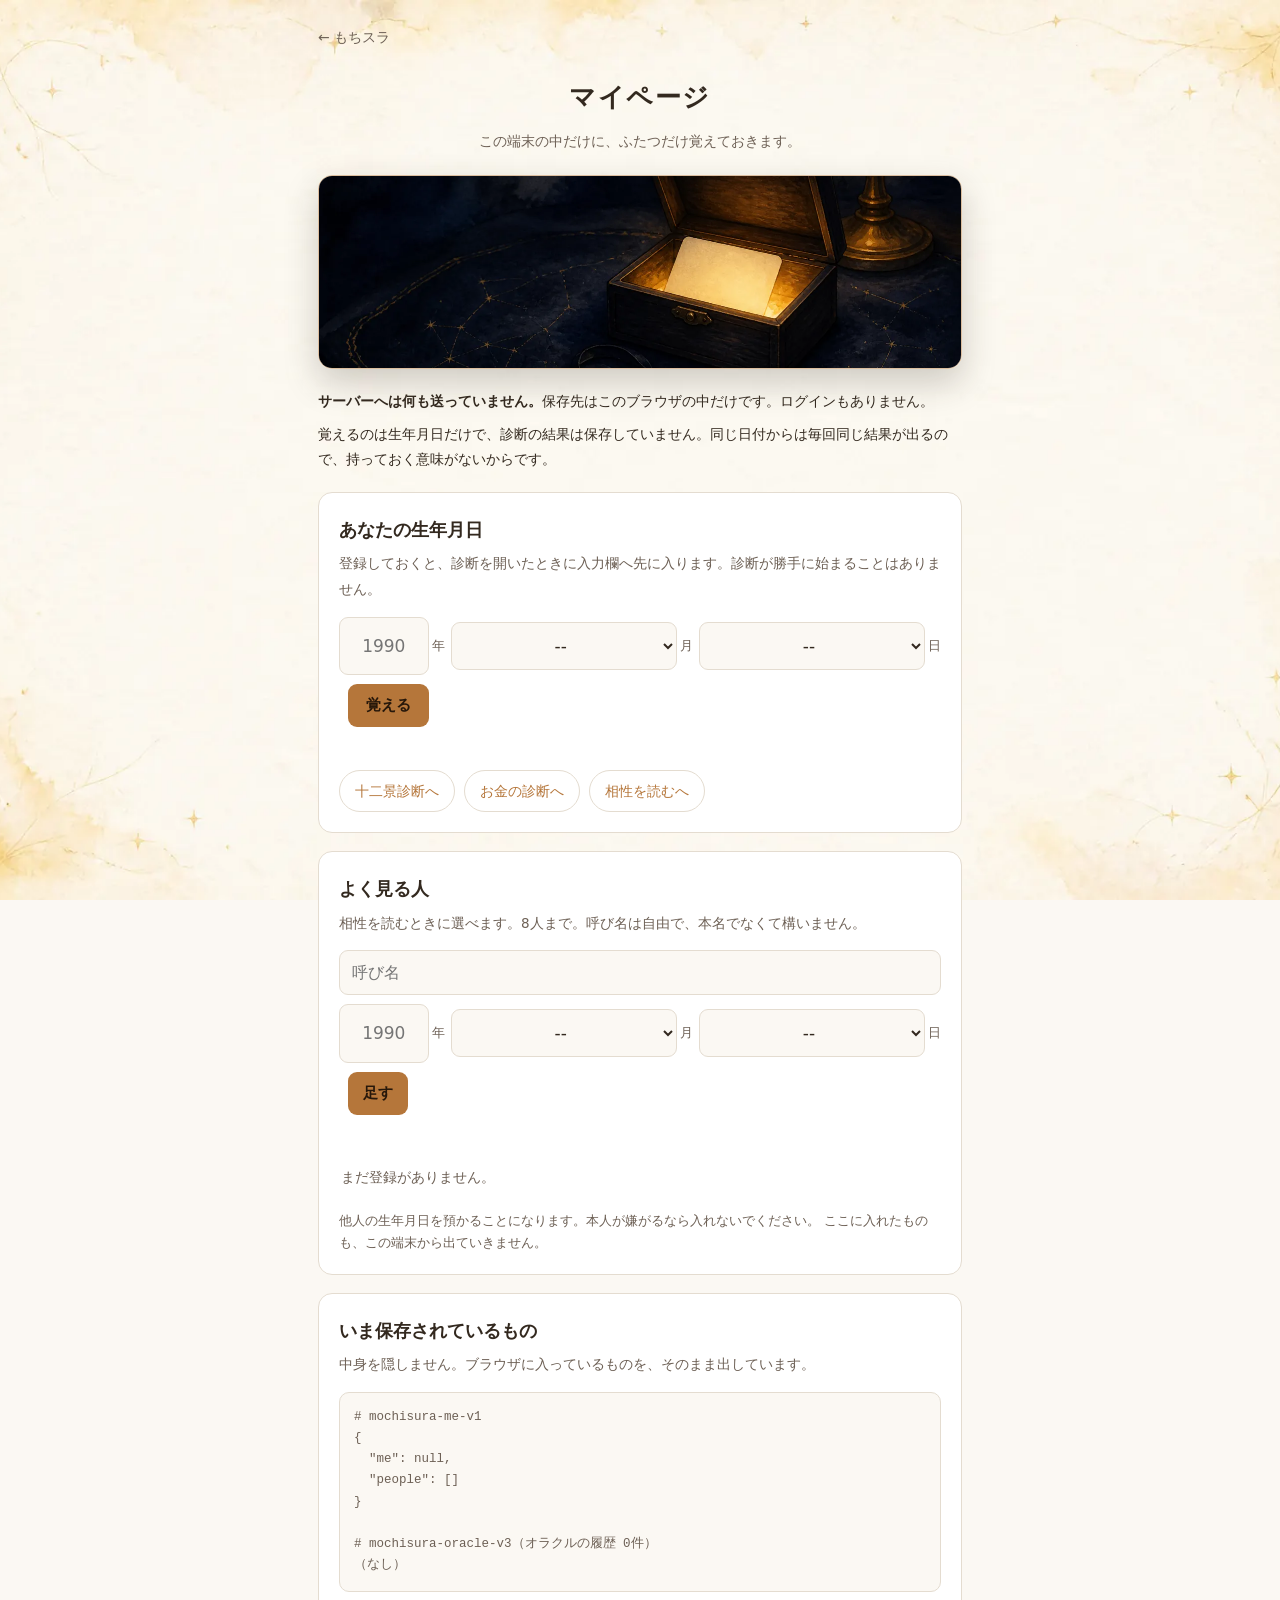
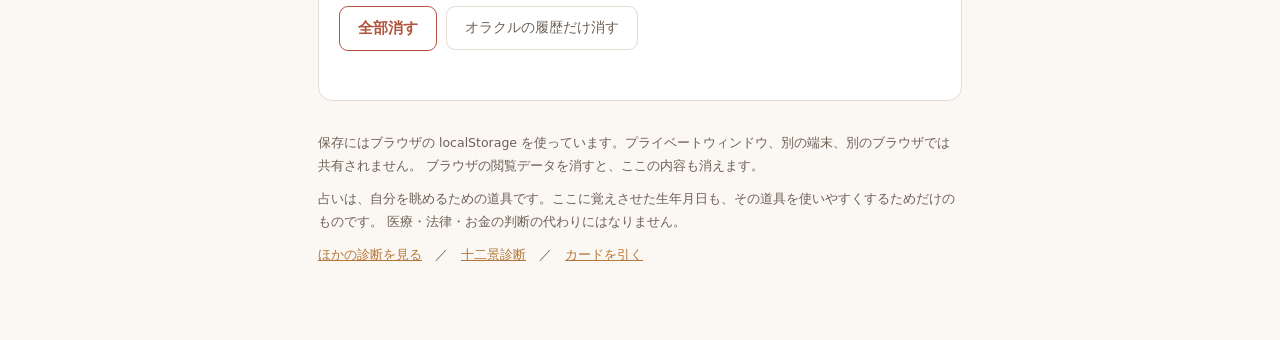
<file: me/index.html>
<!DOCTYPE html>
<html lang="ja">
<head>
<meta charset="utf-8">
<meta name="viewport" content="width=device-width, initial-scale=1">
<title>マイページ — この端末の中だけ</title>
<meta name="description" content="生年月日をひとつ覚えておくと、診断のたびに入力しなくて済みます。保存先はこの端末のブラウザだけで、サーバーへは何も送っていません。">
<link rel="stylesheet" href="assets/style.css?v=20260815-unbox2">
<link rel="icon" type="image/png" sizes="32x32" href="../assets/favicon-32.png">
<link rel="icon" type="image/png" sizes="64x64" href="../assets/favicon-64.png">
<link rel="apple-touch-icon" href="../assets/apple-touch-icon.png">
<meta name="theme-color" content="#fbf8f3" media="(prefers-color-scheme: light)">
<meta name="theme-color" content="#1c1a18" media="(prefers-color-scheme: dark)">
<meta property="og:type" content="website">
<meta property="og:site_name" content="もちスラ">
<meta property="og:title" content="マイページ — もちスラ">
<meta property="og:description" content="生年月日をひとつ覚えておくと、診断のたびに入力しなくて済みます。保存先はこの端末のブラウザだけです。">
<meta property="og:image" content="https://www.mochisura-lab.com/assets/ogp/me.jpg">
<meta name="twitter:card" content="summary_large_image">
<meta property="og:url" content="https://www.mochisura-lab.com/me/">
<link rel="canonical" href="https://www.mochisura-lab.com/me/">
</head>
<body>
<div class="wrap">

  <nav class="nav">
    <a href="../index.html">← もちスラ</a>
  </nav>

  <header class="top">
    <h1>マイページ</h1>
    <p class="sub">この端末の中だけに、ふたつだけ覚えておきます。</p>
    <img class="hero-plate" src="../assets/hero-plates/me.webp?v=20260815-plate1" alt="" width="1280" height="383" decoding="async">
  </header>

  <div class="lead-box">
    <p><b>サーバーへは何も送っていません。</b>保存先はこのブラウザの中だけです。ログインもありません。</p>
    <p>覚えるのは生年月日だけで、診断の結果は保存していません。同じ日付からは毎回同じ結果が出るので、持っておく意味がないからです。</p>
  </div>

  <section class="panel">
    <h2>あなたの生年月日</h2>
    <p class="lead">登録しておくと、診断を開いたときに入力欄へ先に入ります。診断が勝手に始まることはありません。</p>
    <div class="row">
      <input type="date" id="me" min="1900-01-01" max="2100-12-31" aria-label="生年月日">
      <button type="button" id="saveMe" class="go">覚える</button>
    </div>
    <p class="msg" id="meMsg"></p>
    <div class="links" id="meLinks" hidden>
      <a href="../slime/index.html">十二景診断へ</a>
      <a href="../money/index.html">お金の診断へ</a>
      <a href="../aishou/index.html">相性を読むへ</a>
    </div>
  </section>

  <section class="panel">
    <h2>よく見る人</h2>
    <p class="lead">相性を読むときに選べます。8人まで。呼び名は自由で、本名でなくて構いません。</p>
    <div class="row">
      <input type="text" id="pname" maxlength="20" placeholder="呼び名" aria-label="呼び名">
      <input type="date" id="pdate" min="1900-01-01" max="2100-12-31" aria-label="その人の生年月日">
      <button type="button" id="addPerson" class="go small">足す</button>
    </div>
    <p class="msg" id="pMsg"></p>
    <ul class="people" id="people"></ul>
    <p class="note">
      他人の生年月日を預かることになります。本人が嫌がるなら入れないでください。
      ここに入れたものも、この端末から出ていきません。
    </p>
  </section>

  <section class="panel">
    <h2>いま保存されているもの</h2>
    <p class="lead">中身を隠しません。ブラウザに入っているものを、そのまま出しています。</p>
    <pre id="dump"></pre>
    <div class="row">
      <button type="button" id="clearAll" class="danger">全部消す</button>
      <button type="button" id="clearOracle" class="plain">オラクルの履歴だけ消す</button>
    </div>
    <p class="msg" id="clearMsg"></p>
  </section>

  <footer class="foot">
    <p>
      保存にはブラウザの localStorage を使っています。プライベートウィンドウ、別の端末、別のブラウザでは共有されません。
      ブラウザの閲覧データを消すと、ここの内容も消えます。
    </p>
    <p>
      占いは、自分を眺めるための道具です。ここに覚えさせた生年月日も、その道具を使いやすくするためだけのものです。
      医療・法律・お金の判断の代わりにはなりません。
    </p>
    <p><a href="../index.html">ほかの診断を見る</a>　／　<a href="../slime/index.html">十二景診断</a>　／　<a href="../oracle/index.html">カードを引く</a></p>
  </footer>

</div>

<script src="../assets/store.js?v=20260811-1"></script>
<script src="assets/app.js?v=20260811-contrast1" defer></script>
<script src="../assets/dob.js?v=20260811-dob4"></script>
</body>
</html>
</file>
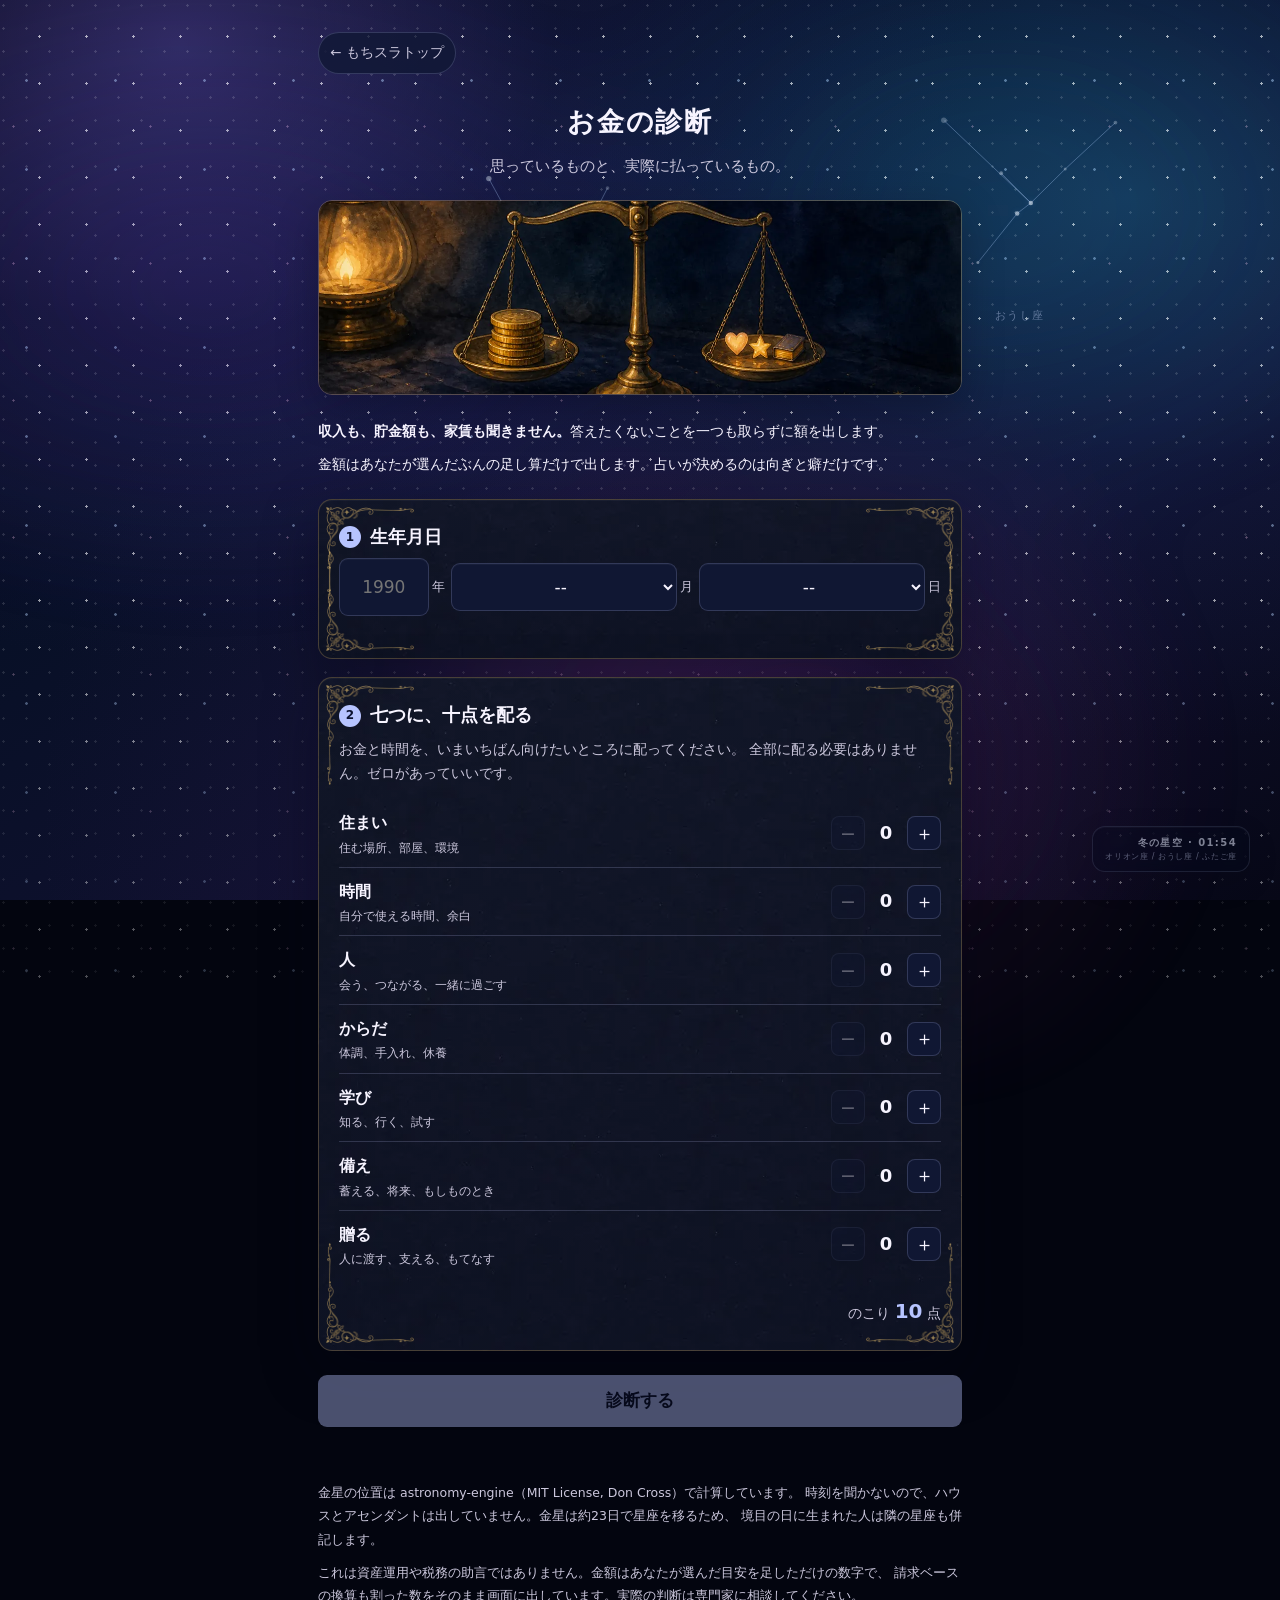
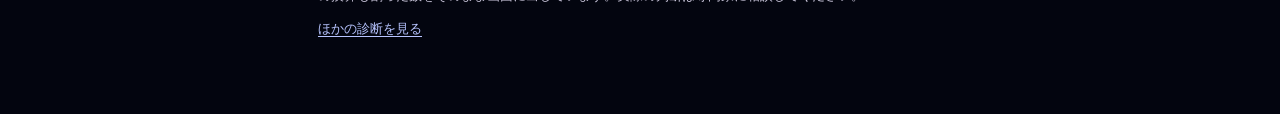
<file: money/index.html>
<!DOCTYPE html>
<html lang="ja">
<head>
<meta charset="utf-8">
<meta name="viewport" content="width=device-width, initial-scale=1">
<title>お金の診断 — 思っているものと、払っているもの</title>
<meta name="description" content="七つの領域に点を配ると、金星の位置と突き合わせてギャップを出します。収入も貯金も家賃も聞きません。金額はあなたが選んだ分の足し算だけで出します。">
<link rel="stylesheet" href="assets/style.css?v=20260814-paper1">
<link rel="stylesheet" href="../assets/galaxy.css?v=20260815-unbox2">
<script src="../assets/galaxy.js?v=20260815-clock1" defer></script>
<link rel="icon" type="image/png" sizes="32x32" href="../assets/favicon-32.png">
<link rel="icon" type="image/png" sizes="64x64" href="../assets/favicon-64.png">
<link rel="apple-touch-icon" href="../assets/apple-touch-icon.png">
<meta name="theme-color" content="#fbf8f3" media="(prefers-color-scheme: light)">
<meta name="theme-color" content="#1c1a18" media="(prefers-color-scheme: dark)">
<meta property="og:type" content="website">
<meta property="og:site_name" content="もちスラ">
<meta property="og:title" content="お金の診断 — もちスラ">
<meta property="og:description" content="大事だと思っているものと、実際に払っているもののズレ。収入も貯金も家賃も聞きません。">
<meta property="og:image" content="https://www.mochisura-lab.com/assets/ogp/money.jpg">
<meta name="twitter:card" content="summary_large_image">
<meta property="og:url" content="https://www.mochisura-lab.com/money/">
<link rel="canonical" href="https://www.mochisura-lab.com/money/">
</head>
<body>
<div class="wrap">

  <nav class="site-nav" aria-label="ページ移動">
    <a href="../index.html">← もちスラトップ</a>
  </nav>

  <header class="top">
    <h1>お金の診断</h1>
    <p class="sub">思っているものと、実際に払っているもの。</p>
    <img class="hero-plate" src="../assets/hero-plates/money.webp?v=20260815-plate1" alt="" width="1280" height="383" decoding="async">
  </header>

  <div class="lead-box">
    <p><b>収入も、貯金額も、家賃も聞きません。</b>答えたくないことを一つも取らずに額を出します。</p>
    <p>金額はあなたが選んだぶんの足し算だけで出します。占いが決めるのは向きと癖だけです。</p>
  </div>

  <form id="form" autocomplete="off">

    <section class="panel">
      <h2><span class="step">1</span>生年月日</h2>
      <input type="date" id="birthdate" min="1900-01-01" max="2100-12-31" required aria-label="生年月日">
    </section>

    <section class="panel">
      <h2><span class="step">2</span>七つに、十点を配る</h2>
      <p class="lead">
        お金と時間を、いまいちばん向けたいところに配ってください。
        全部に配る必要はありません。ゼロがあっていいです。
      </p>
      <div id="points"></div>
      <p class="remain">のこり <b id="remain">10</b> 点</p>
    </section>

    <section class="panel" id="fill-panel" hidden>
      <h2><span class="step">3</span>どこまで満たすか</h2>
      <p class="lead">点を多く配った三つだけ聞きます。金額は目安で、そのまま足し算に使います。</p>
      <div id="fills"></div>
    </section>

    <button type="submit" class="go" id="go" disabled>診断する</button>
    <p class="err" id="err"></p>
  </form>

  <div id="result" hidden>

    <section class="gap" id="gap">
      <p class="gap-tag" id="gap-tag"></p>
      <h2 class="gap-title" id="gap-title"></h2>
      <div id="gap-body"></div>
    </section>

    <div class="two">
      <section class="half">
        <h3>あなたが選んだ <b id="s-name"></b></h3>
        <p class="mini" id="s-lead"></p>
        <p id="s-body"></p>
      </section>
      <section class="half">
        <h3>金星がある <b id="k-name"></b></h3>
        <p class="mini" id="k-lead"></p>
        <p id="k-body"></p>
      </section>
    </div>

    <section class="read">
      <h2><span class="tag">癖</span><span id="star-name"></span></h2>
      <p class="lead" id="star-lead"></p>
      <div id="star-body"></div>
    </section>

    <section class="panel money">
      <h2>今の暮らしに、いくら足すか</h2>
      <table id="breakdown"></table>
      <div class="totals" id="totals"></div>
      <p class="note" id="money-note"></p>
    </section>

    <section class="share">
      <button type="button" class="card-btn" id="saveCard">画像にして保存</button>
      <span class="said" id="saved" role="status" aria-live="polite"></span>
      <p class="note">
        1080×1350（4:5）のJPEGで保存します。この処理も端末の中だけで、どこにも送っていません。
      </p>
    </section>

    <details class="fold">
      <summary>使った数字（結果の根拠）</summary>
      <div class="fold-in">
        <p class="lead">どこから出た結果かを隠さず全部出します。</p>
        <table id="koyomi"></table>
      </div>
    </details>

  </div>

  <footer class="foot">
    <p>
      金星の位置は astronomy-engine（MIT License, Don Cross）で計算しています。
      時刻を聞かないので、ハウスとアセンダントは出していません。金星は約23日で星座を移るため、
      境目の日に生まれた人は隣の星座も併記します。
    </p>
    <p>
      これは資産運用や税務の助言ではありません。金額はあなたが選んだ目安を足しただけの数字で、
      請求ベースの換算も割った数をそのまま画面に出しています。実際の判断は専門家に相談してください。
    </p>
    <p><a href="../index.html">ほかの診断を見る</a></p>
  </footer>

</div>

<script src="../hoshiyomi/assets/vendor/astronomy.browser.min.js"></script>
<script src="../hoshiyomi/assets/text.js"></script>
<script src="../hoshiyomi/assets/astro.js"></script>
<script src="../hoshiyomi/assets/koyomi.js"></script>
<script src="../hoshiyomi/assets/toyo.js"></script>
<script src="../assets/store.js?v=20260811-1"></script>
<script src="assets/money.js?v=20260811-name1"></script>
<script src="assets/text.js"></script>
<script src="../assets/card-frame.js?v=20260811-frame1"></script>
<script src="assets/card.js?v=20260811-frame1"></script>
<script src="assets/app.js?v=20260811-frame1"></script>
<script src="../assets/dob.js?v=20260811-dob4"></script>
</body>
</html>
</file>
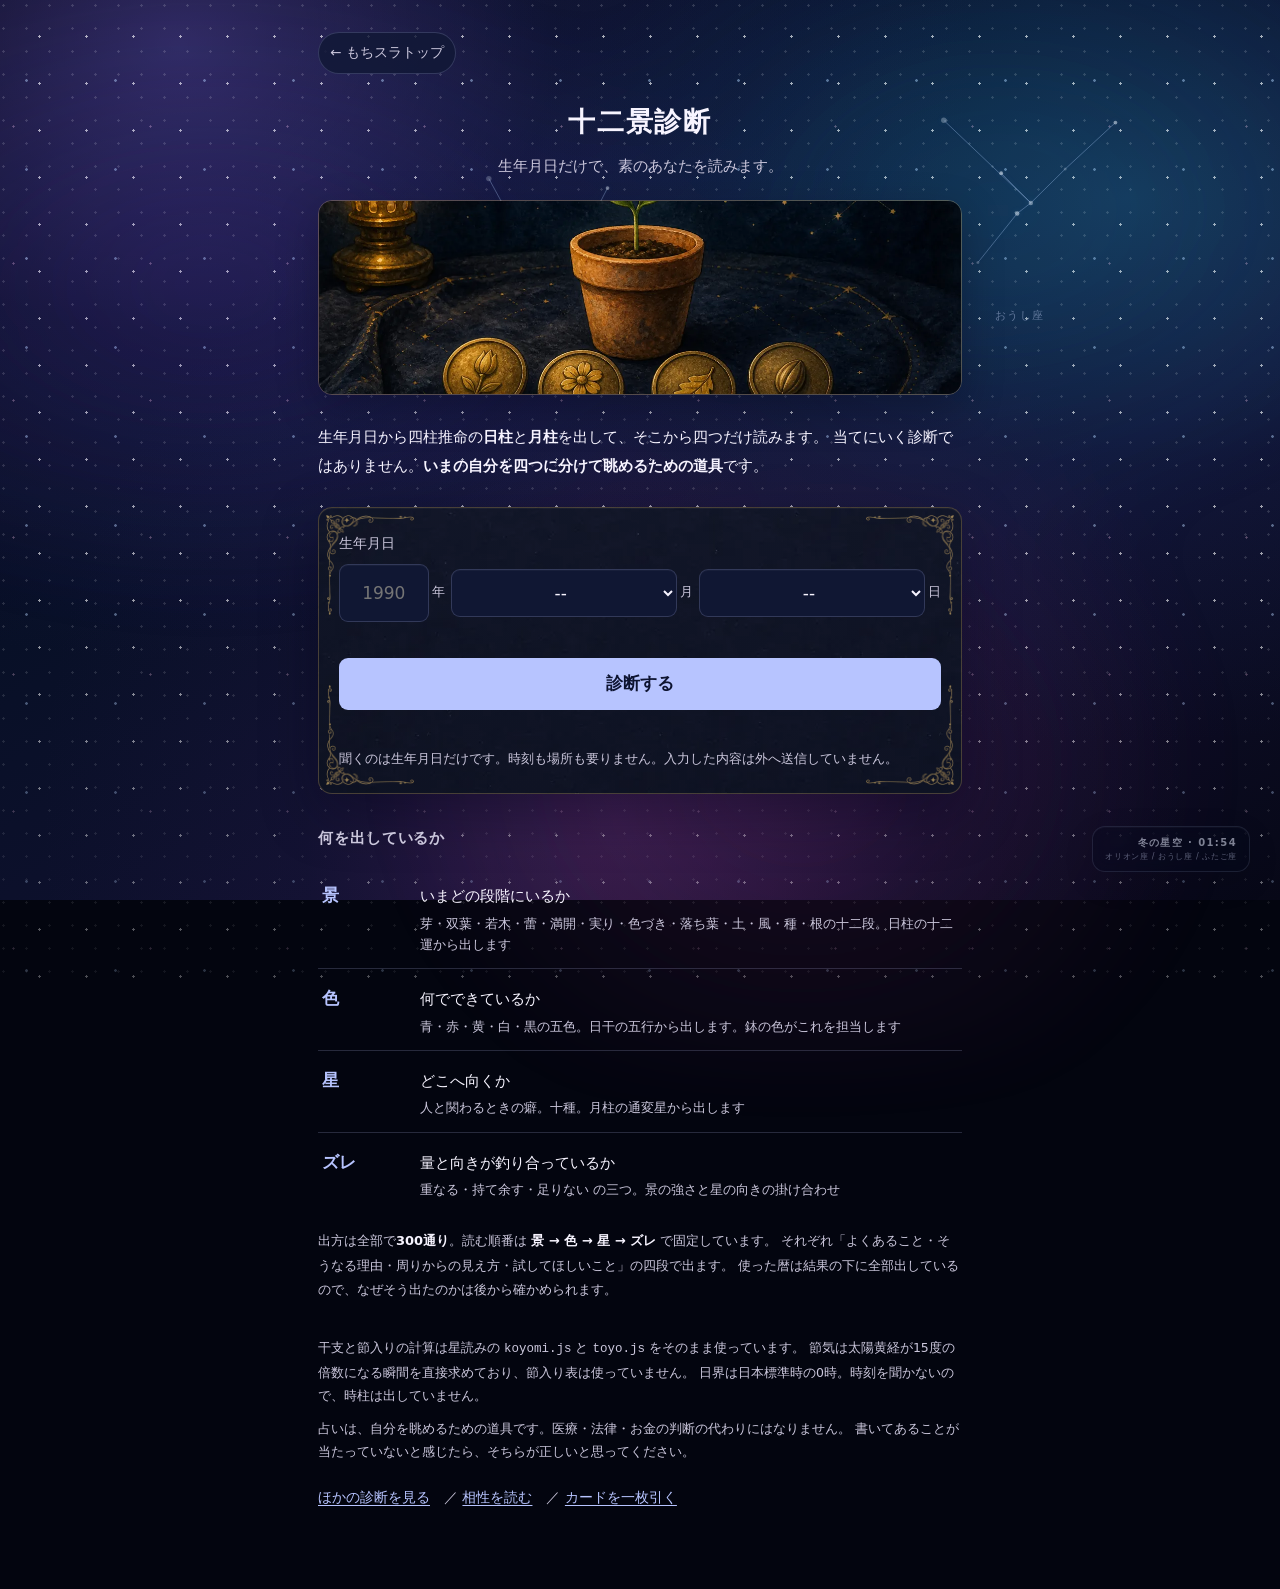
<file: slime/index.html>
<!DOCTYPE html>
<html lang="ja">
<head>
<meta charset="utf-8">
<meta name="viewport" content="width=device-width, initial-scale=1">
<title>十二景診断 — 生年月日だけで、素のあなたを読む</title>
<meta name="description" content="生年月日を入れるだけ。四柱推命の日柱と月柱から、いまどの段階にいるか、何でできているか、人とどう関わるかを読みます。">
<link rel="stylesheet" href="assets/style.css?v=20260814-paper1">
<link rel="stylesheet" href="../assets/galaxy.css?v=20260815-unbox2">
<script src="../assets/galaxy.js?v=20260815-clock1" defer></script>
<link rel="icon" type="image/png" sizes="32x32" href="../assets/favicon-32.png">
<link rel="icon" type="image/png" sizes="64x64" href="../assets/favicon-64.png">
<link rel="apple-touch-icon" href="../assets/apple-touch-icon.png">
<meta name="theme-color" content="#fbf8f3" media="(prefers-color-scheme: light)">
<meta name="theme-color" content="#1c1a18" media="(prefers-color-scheme: dark)">
<meta property="og:type" content="website">
<meta property="og:site_name" content="もちスラ">
<meta property="og:title" content="十二景診断 — もちスラ">
<meta property="og:description" content="生年月日だけで、素のあなたを読みます。色・景・星・ズレの四つに絞って言い切ります。">
<meta property="og:image" content="https://www.mochisura-lab.com/assets/ogp/slime.jpg">
<meta name="twitter:card" content="summary_large_image">
<meta property="og:url" content="https://www.mochisura-lab.com/slime/">
<link rel="canonical" href="https://www.mochisura-lab.com/slime/">
</head>
<body>
<div class="wrap">

  <nav class="site-nav" aria-label="ページ移動">
    <a href="../index.html">← もちスラトップ</a>
  </nav>

  <header class="top">
    <h1>十二景診断</h1>
    <p class="sub">生年月日だけで、素のあなたを読みます。</p>
    <img class="hero-plate" src="../assets/hero-plates/slime.webp?v=20260815-plate1" alt="" width="1280" height="383" decoding="async">
  </header>

  <section class="about">
    <p class="about-lead">
      生年月日から四柱推命の<b>日柱</b>と<b>月柱</b>を出して、そこから四つだけ読みます。
      当てにいく診断ではありません。<b>いまの自分を四つに分けて眺めるための道具</b>です。
    </p>

  </section>

  <section class="panel">
    <form id="form" autocomplete="off">
      <label for="birthdate">生年月日</label>
      <input type="date" id="birthdate" min="1900-01-01" max="2100-12-31" required>
      <button type="submit" class="go">診断する</button>
      <p class="err" id="err"></p>
    </form>
    <p class="note">
      聞くのは生年月日だけです。時刻も場所も要りません。入力した内容は外へ送信していません。
    </p>
  </section>

  <section class="about about-more">
    <h2>何を出しているか</h2>

    <dl class="about-axes">
      <div><dt>景</dt><dd>いまどの段階にいるか<span>芽・双葉・若木・蕾・満開・実り・色づき・落ち葉・土・風・種・根の十二段。日柱の十二運から出します</span></dd></div>
      <div><dt>色</dt><dd>何でできているか<span>青・赤・黄・白・黒の五色。日干の五行から出します。鉢の色がこれを担当します</span></dd></div>
      <div><dt>星</dt><dd>どこへ向くか<span>人と関わるときの癖。十種。月柱の通変星から出します</span></dd></div>
      <div><dt>ズレ</dt><dd>量と向きが釣り合っているか<span>重なる・持て余す・足りない の三つ。景の強さと星の向きの掛け合わせ</span></dd></div>
    </dl>

    <p class="about-note">
      出方は全部で<b>300通り</b>。読む順番は <b>景 → 色 → 星 → ズレ</b> で固定しています。
      それぞれ「よくあること・そうなる理由・周りからの見え方・試してほしいこと」の四段で出ます。
      使った暦は結果の下に全部出しているので、なぜそう出たのかは後から確かめられます。
    </p>
  </section>

  <div id="result" hidden>

    <section class="hero">
      <img id="slime" alt="" width="240">
      <p class="title" id="title"></p>
      <p class="stamp" id="stamp"></p>
    </section>

    <div id="reads"></div>

    <section class="share">
      <button type="button" class="card-btn" id="saveCard">画像にして保存</button>
      <span class="copied" id="saved" role="status" aria-live="polite"></span>
      <p class="note">
        1080×1350（4:5）のJPEGで保存します。この処理も端末の中だけで、どこにも送っていません。
      </p>
    </section>

    <details class="fold">
      <summary>使った暦（結果の根拠）</summary>
      <div class="fold-in">
        <p class="lead">東洋の占いは、どの暦を使ったかで結果が変わります。隠さず全部出します。</p>
        <table id="koyomi"></table>
      </div>
    </details>

    <details class="fold">
      <summary>この結果を絵にする</summary>
      <div class="fold-in">
        <p class="lead">
          下の文をコピーして、画像生成に貼ってください。
          <b>このサイトは何も送信しません。</b>送るのはあなた自身です。
        </p>
        <pre class="prompt" id="prompt"></pre>
        <p class="prompt-act">
          <button type="button" class="copy" id="copyPrompt">文をコピー</button>
          <span class="copied" id="copied" role="status" aria-live="polite"></span>
        </p>
        <p class="note">
          出来上がりは正方形です。下3分の1を空けさせてあるので、そこに名前を入れると 4:5 になります。
        </p>
      </div>
    </details>

  </div>

  <footer class="foot">
    <p>
      干支と節入りの計算は星読みの <code>koyomi.js</code> と <code>toyo.js</code> をそのまま使っています。
      節気は太陽黄経が15度の倍数になる瞬間を直接求めており、節入り表は使っていません。
      日界は日本標準時の0時。時刻を聞かないので、時柱は出していません。
    </p>
    <p>
      占いは、自分を眺めるための道具です。医療・法律・お金の判断の代わりにはなりません。
      書いてあることが当たっていないと感じたら、そちらが正しいと思ってください。
    </p>
    <p class="next">
      <a href="../index.html">ほかの診断を見る</a>　／
      <a href="../aishou/index.html">相性を読む</a>　／
      <a href="../oracle/index.html">カードを一枚引く</a>
    </p>
  </footer>

</div>

<script src="../hoshiyomi/assets/vendor/astronomy.browser.min.js"></script>
<script src="../hoshiyomi/assets/koyomi.js"></script>
<script src="../hoshiyomi/assets/toyo.js"></script>
<script src="../assets/store.js?v=20260811-1"></script>
<script src="assets/slime.js?v=20260811-pot2"></script>
<script src="assets/text.js?v=20260811-result1"></script>
<script src="assets/prompt.js?v=20260811-pot2"></script>
<script src="../assets/card-frame.js?v=20260811-frame1"></script>
<script src="assets/card.js?v=20260811-frame1"></script>
<script src="assets/app.js?v=20260811-pot2"></script>
<script src="../assets/dob.js?v=20260811-dob4"></script>
</body>
</html>
</file>
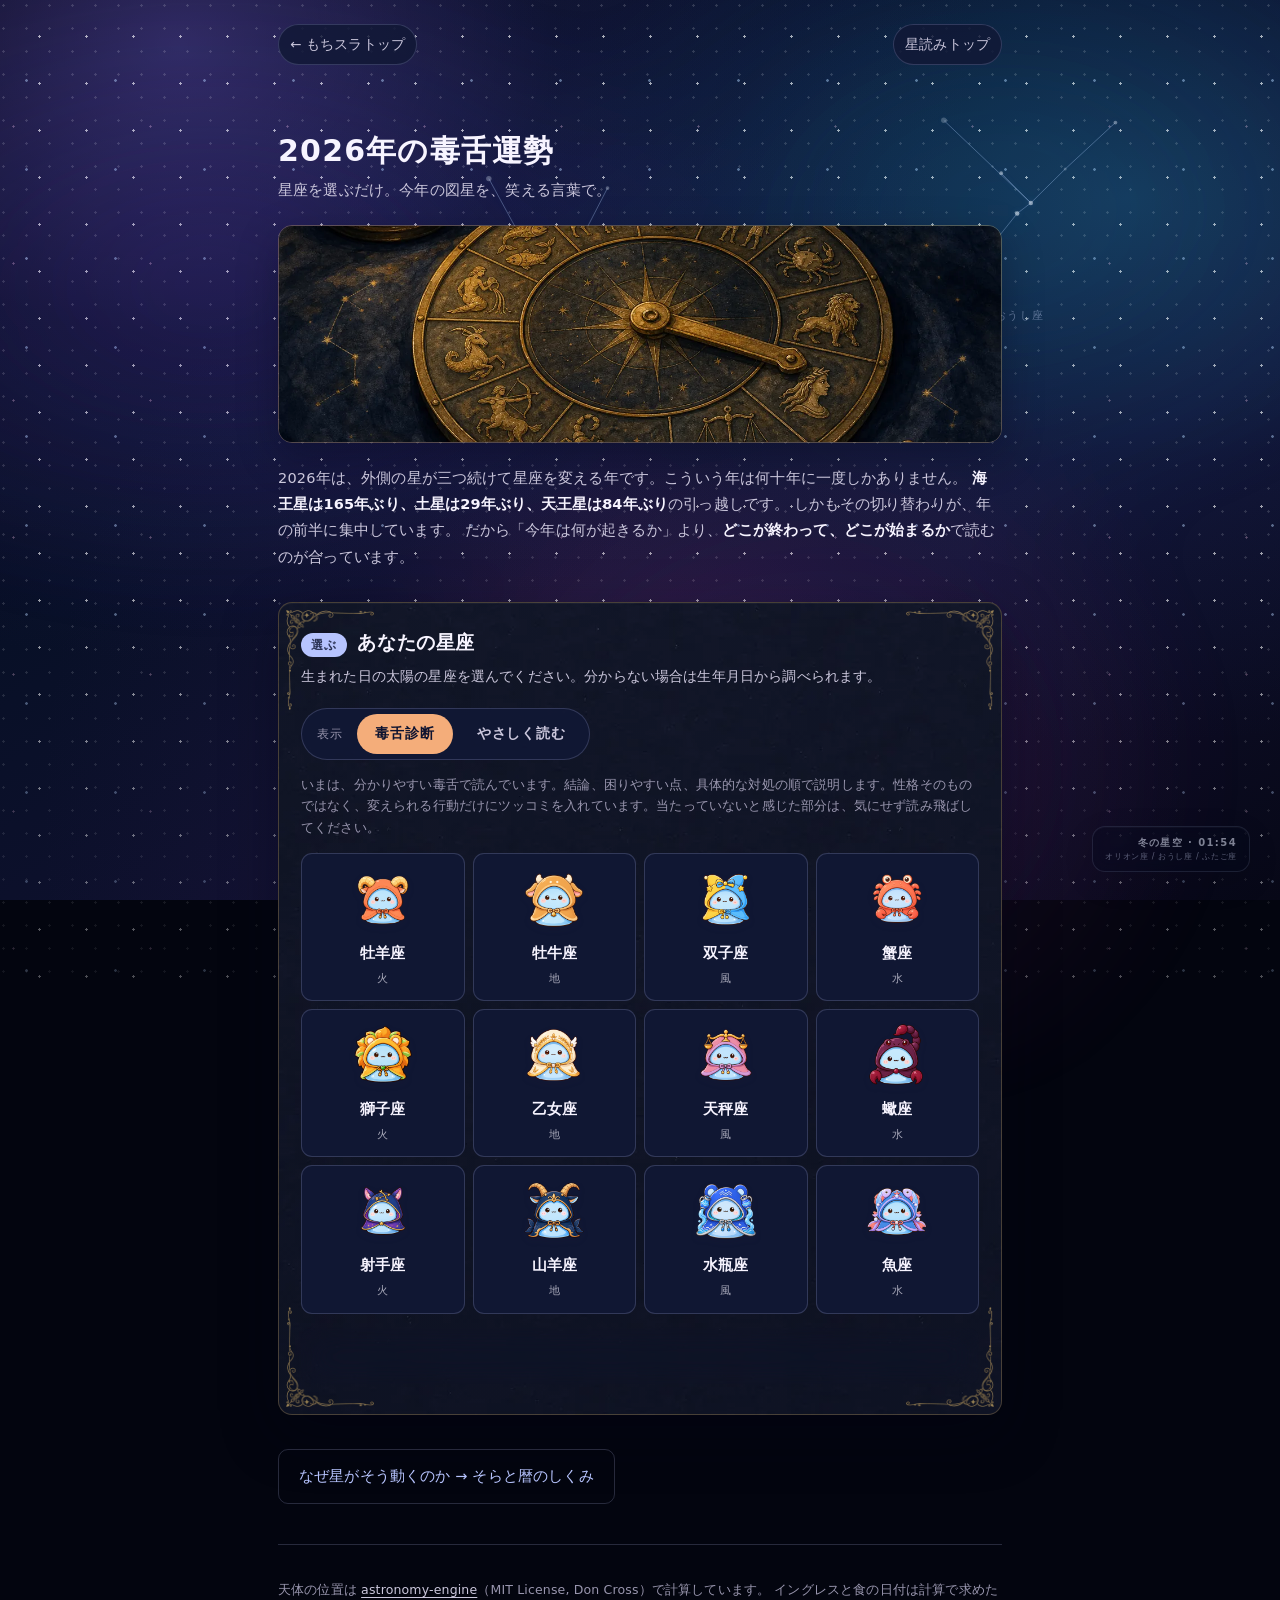
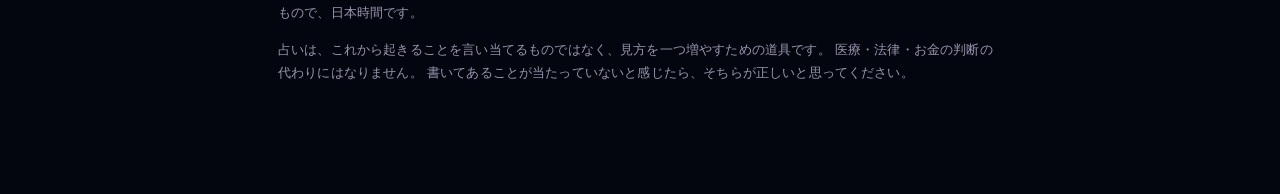
<file: hoshiyomi/2026/index.html>
<!DOCTYPE html>
<html lang="ja">
<head>
<meta charset="utf-8">
<meta name="viewport" content="width=device-width, initial-scale=1">
<title>2026年の毒舌運勢 — 星読み毒舌診断</title>
<meta name="description" content="星座を選ぶだけで読める、2026年の毒舌運勢。図星を笑える言葉で、12星座別に読みます。">
<meta name="robots" content="index, follow">
<meta property="og:type" content="article">
<meta property="og:title" content="2026年の毒舌運勢 — 星読み毒舌診断">
<meta property="og:description" content="海王星165年ぶり、土星29年ぶり、天王星84年ぶり。三つの星が続けて星座を移る年の読み方。">
<link rel="stylesheet" href="../assets/style.css?v=20260814-paper1">
<link rel="stylesheet" href="../../assets/galaxy.css?v=20260815-unbox2">
<script src="../../assets/galaxy.js?v=20260815-clock1" defer></script>
<link rel="icon" type="image/png" sizes="32x32" href="../../assets/favicon-32.png">
<link rel="icon" type="image/png" sizes="64x64" href="../../assets/favicon-64.png">
<link rel="apple-touch-icon" href="../../assets/apple-touch-icon.png">
<meta name="theme-color" content="#fbf8f3" media="(prefers-color-scheme: light)">
<meta name="theme-color" content="#1c1a18" media="(prefers-color-scheme: dark)">
<meta property="og:site_name" content="もちスラ">
<meta property="og:image" content="https://www.mochisura-lab.com/assets/ogp/hoshiyomi-2026.jpg">
<meta name="twitter:card" content="summary_large_image">
<meta property="og:url" content="https://www.mochisura-lab.com/hoshiyomi/2026/">
<link rel="canonical" href="https://www.mochisura-lab.com/hoshiyomi/2026/">
</head>
<body>
<div class="wrap">

  <nav class="site-nav" aria-label="ページ移動">
    <a href="../../index.html">← もちスラトップ</a>
    <a href="../index.html">星読みトップ</a>
  </nav>

  <header class="top">
    <h1>2026年の毒舌運勢</h1>
    <p class="sub">星座を選ぶだけ。今年の図星を、笑える言葉で。</p>
    <img class="hero-plate" src="../../assets/hero-plates/hoshiyomi-2026.webp?v=20260815-plate1" alt="" width="1280" height="383" decoding="async">

    <div class="pitch">
      2026年は、外側の星が三つ続けて星座を変える年です。こういう年は何十年に一度しかありません。
      <b>海王星は165年ぶり、土星は29年ぶり、天王星は84年ぶり</b>の引っ越しです。
      しかもその切り替わりが、年の前半に集中しています。
      だから「今年は何が起きるか」より、<b>どこが終わって、どこが始まるか</b>で読むのが合っています。
    </div>
  </header>

  <section class="panel">
    <h2><span class="step">選ぶ</span>あなたの星座</h2>
    <p class="lead">生まれた日の太陽の星座を選んでください。分からない場合は生年月日から調べられます。</p>
    <div class="tonebar" id="tonebar" style="margin-bottom:14px">
      <span class="tone-label">表示</span>
      <button type="button" class="tonebtn on" data-tone="gag">毒舌診断</button>
      <button type="button" class="tonebtn" data-tone="soft">やさしく読む</button>
    </div>
    <p class="tonenote" id="tonenote"></p>
    <div class="signgrid" id="signgrid"></div>
    <details class="read" id="finder" style="margin-top:14px">
      <summary><span>星座が分からない</span><span class="pos">生年月日から調べる</span></summary>
      <div class="inner">
        <div class="field" style="margin-bottom:0">
          <label for="finddate">生年月日</label>
          <input type="date" id="finddate" min="1900-01-01" max="2100-12-31">
          <div class="hint" id="findresult"></div>
        </div>
      </div>
    </details>
  </section>

  <div id="y2026"></div>

  <section class="panel" id="more" hidden>
    <h2>もっと正確に読むなら</h2>
    <p class="lead">
      このページは太陽星座を1室として数えた「12星座別」の読み方です。
      生まれた時刻と場所まで入れると、ハウスが実際の位置で決まるので、当たる場所が変わることがあります。
      さらに、出生図の天体に今年の星が直接当たる日付や、四柱推命・九星気学から見た2026年も出せます。
    </p>
    <p><a class="biglink" href="../index.html">星読み（本体）で個別に読む</a></p>
  </section>

  <p style="margin:34px 0 0; font-size:14.5px;">
    <a href="../shikumi/index.html" style="display:inline-block; padding:13px 20px; border:1px solid var(--line); border-radius:10px; color:var(--accent); text-decoration:none;">
      なぜ星がそう動くのか → そらと暦のしくみ
    </a>
  </p>

  <footer class="foot">
    <p>
      天体の位置は <a href="https://github.com/cosinekitty/astronomy" target="_blank" rel="noopener">astronomy-engine</a>（MIT License, Don Cross）で計算しています。
      イングレスと食の日付は計算で求めたもので、日本時間です。
    </p>
    <p>
      占いは、これから起きることを言い当てるものではなく、見方を一つ増やすための道具です。
      医療・法律・お金の判断の代わりにはなりません。
      書いてあることが当たっていないと感じたら、そちらが正しいと思ってください。
    </p>
  </footer>

</div>

<script src="../assets/vendor/astronomy.browser.min.js"></script>
<script src="../assets/tone.js"></script>
<script src="../assets/text.js"></script>
<script src="../assets/text-spicy.js"></script>
<script src="../assets/text-gag.js?v=20260807-4"></script>
<script src="../assets/astro.js"></script>
<script src="../assets/y2026.js"></script>
<script src="../assets/y2026-text.js"></script>
<script src="../assets/icons.js"></script>
<script src="../assets/app-y2026.js"></script>
<script>
(function () {
  'use strict';
  var T = window.HOSHI_TEXT;
  var SIGN_IMAGES = ['aries', 'taurus', 'gemini', 'cancer', 'leo', 'virgo',
    'libra', 'scorpio', 'sagittarius', 'capricorn', 'aquarius', 'pisces'];
  var grid = document.getElementById('signgrid');
  var out = document.getElementById('y2026');

  /* 読み口の切り替え */
  var TONE = window.HOSHI_TONE;
  TONE.restore();
  var toneBtns = document.querySelectorAll('#tonebar .tonebtn');
  var selected = null;
  function paintTone() {
    Array.prototype.forEach.call(toneBtns, function (b) {
      b.classList.toggle('on', b.dataset.tone === TONE.value);
    });
    var pack = TONE.pack();
    document.getElementById('tonenote').textContent = pack
      ? pack.NOTICE
      : 'いまはやさしく読んでいます。図星を笑って読みたいときは「毒舌診断」に戻してください。';
  }
  Array.prototype.forEach.call(toneBtns, function (b) {
    b.addEventListener('click', function () {
      TONE.set(b.dataset.tone);
      paintTone();
      if (selected !== null) window.HOSHI_APP_Y2026.render(out, { sunSign: selected });
    });
  });
  paintTone();

  T.signs.forEach(function (s, i) {
    var b = document.createElement('button');
    b.type = 'button';
    b.className = 'signbtn';
    b.dataset.sign = i;
    var image = document.createElement('img');
    image.className = 'sign-mascot-thumb';
    image.src = '../assets/zodiac/' + SIGN_IMAGES[i] + '.png';
    image.alt = '';
    var n = document.createElement('span');
    n.className = 'sb-name';
    n.textContent = s.name;
    var k = document.createElement('span');
    k.className = 'sb-el';
    k.textContent = s.element;
    b.appendChild(image);
    b.appendChild(n);
    b.appendChild(k);
    b.addEventListener('click', function () {
      Array.prototype.forEach.call(grid.children, function (x) { x.classList.remove('on'); });
      b.classList.add('on');
      selected = i;
      window.HOSHI_APP_Y2026.render(out, { sunSign: i });
      document.getElementById('more').hidden = false;
      out.scrollIntoView({ behavior: 'smooth', block: 'start' });
      try { localStorage.setItem('hoshiyomi.2026.sign', String(i)); } catch (e) { /* 保存できなくても支障はない */ }
    });
    grid.appendChild(b);
  });

  /* 生年月日から太陽星座を出す（このページの中だけで計算する） */
  document.getElementById('finddate').addEventListener('change', function (ev) {
    var v = ev.target.value;
    var msg = document.getElementById('findresult');
    if (!v) { msg.textContent = ''; return; }
    var p = v.split('-').map(Number);
    try {
      var r = window.HOSHI_ASTRO.calculate({
        year: p[0], month: p[1], day: p[2], hour: 12, minute: 0,
        lat: 35.69, lon: 139.69, tzOffset: 9, autoJapanDst: true, timeUnknown: true
      });
      var idx = r.bodies[0].sign;
      msg.textContent = 'あなたの太陽星座は ' + T.signs[idx].name + ' です。下で選ばれています。';
      grid.children[idx].click();
    } catch (e) {
      msg.textContent = '計算できませんでした。日付を確かめてください。';
    }
  });

  try {
    var saved = localStorage.getItem('hoshiyomi.2026.sign');
    if (saved !== null && grid.children[Number(saved)]) grid.children[Number(saved)].click();
  } catch (e) { /* 読めなくても支障はない */ }
})();
</script>
<script src="../../assets/dob.js?v=20260811-dob4"></script>
</body>
</html>
</file>
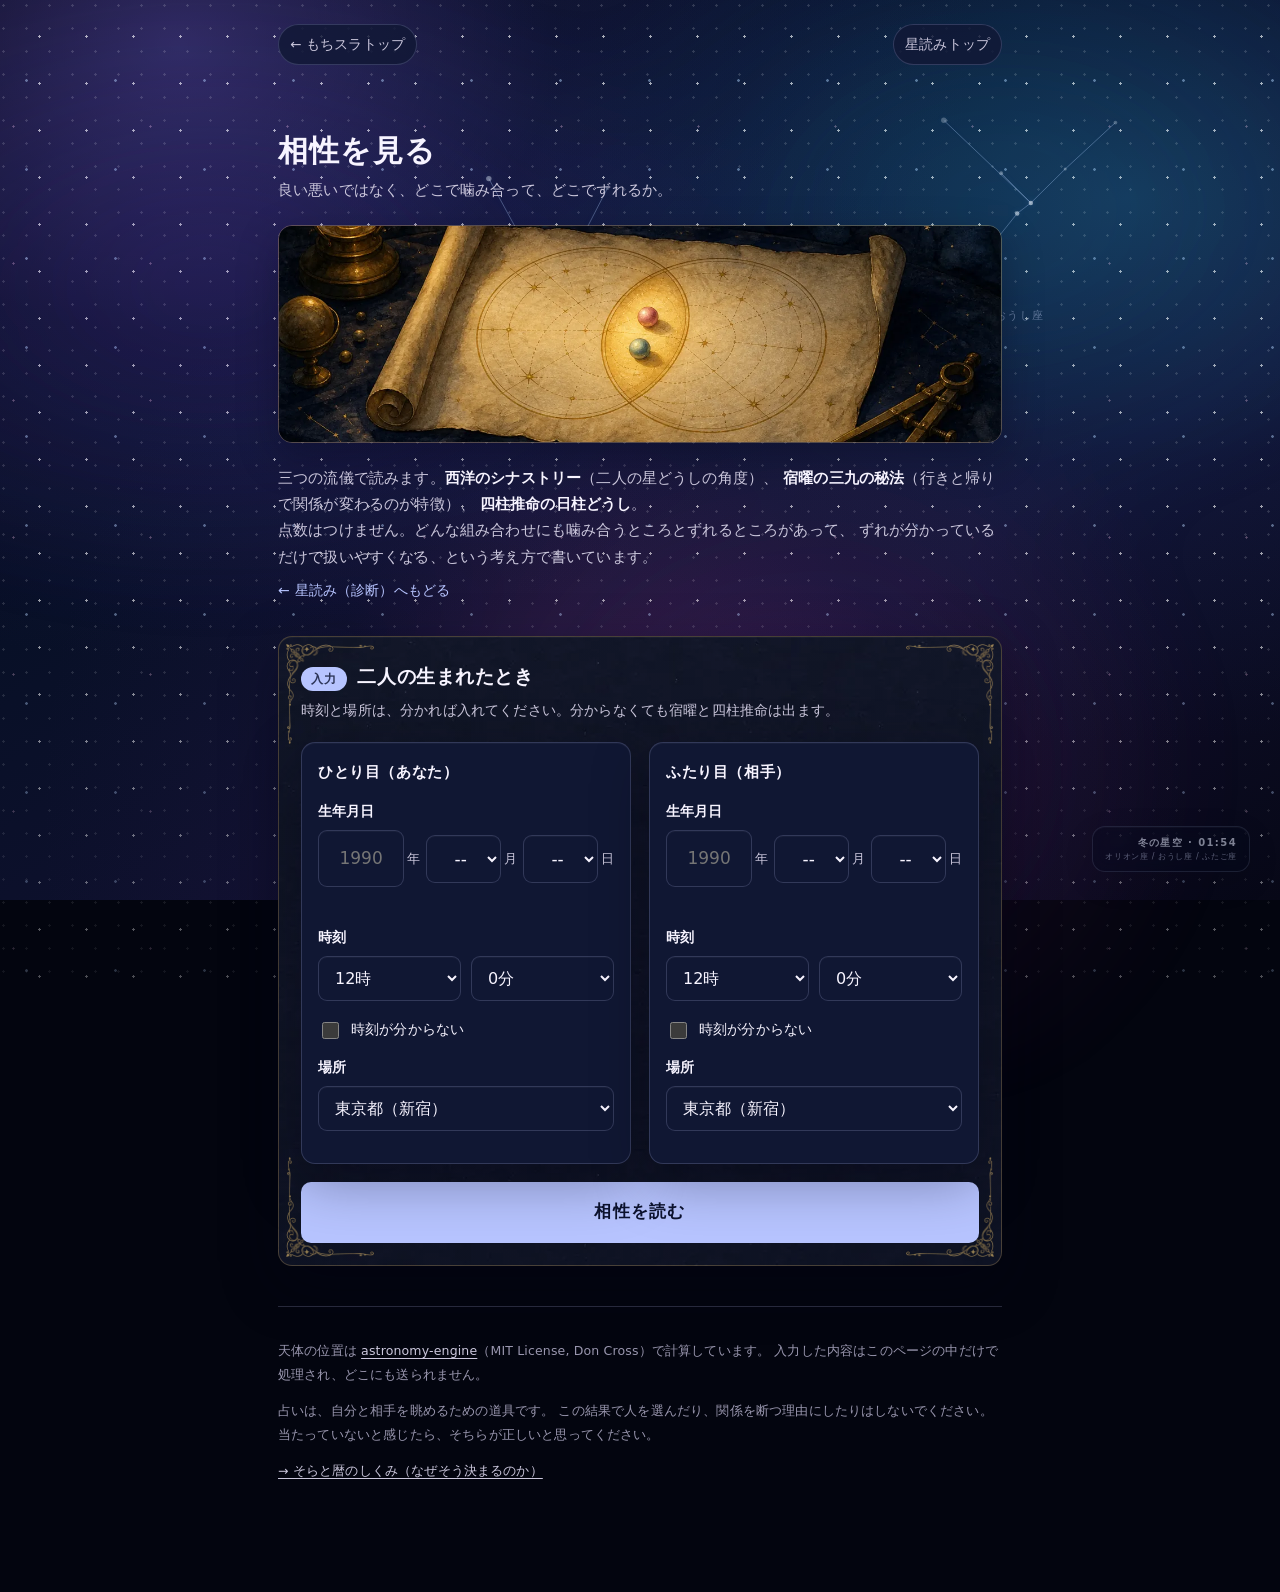
<file: hoshiyomi/aishou/index.html>
<!DOCTYPE html>
<html lang="ja">
<head>
<meta charset="utf-8">
<meta name="viewport" content="width=device-width, initial-scale=1">
<title>相性を見る — 星読み</title>
<meta name="description" content="二人分の生年月日から、西洋のシナストリー・宿曜の三九の秘法・四柱推命の日柱で相性を読みます。点数はつけません。どこで噛み合い、どこでずれるかだけを書きます。">
<meta name="robots" content="index, follow">
<meta property="og:type" content="website">
<meta property="og:title" content="相性を見る — 星読み">
<meta property="og:description" content="良い悪いではなく、どこで噛み合ってどこでずれるか。西洋と東洋の三つの流儀で読みます。">
<link rel="stylesheet" href="../assets/style.css?v=20260814-paper1">
<link rel="stylesheet" href="../../assets/galaxy.css?v=20260815-unbox2">
<script src="../../assets/galaxy.js?v=20260815-clock1" defer></script>
<style>
.two { display: grid; grid-template-columns: repeat(2, minmax(0, 1fr)); gap: 18px; }
.person { border: 1px solid var(--line); border-radius: var(--radius); padding: 16px; background: var(--bg); }
.person h3 { font-size: 15px; margin: 0 0 12px; letter-spacing: .04em; }
.rel { border: 1px solid var(--line); border-radius: var(--radius); padding: 18px; margin: 0 0 12px; background: var(--bg); }
.rel-head { display: flex; align-items: baseline; gap: 10px; flex-wrap: wrap; margin-bottom: 8px; }
.rel-who { font-size: 12.5px; color: var(--ink-faint); }
.rel-name { font-size: 21px; font-weight: 700; letter-spacing: .04em; }
.rel-dist { font-size: 11.5px; color: var(--warm); border: 1px solid var(--warm); border-radius: 99px; padding: 1px 9px; }
.rel-c { font-size: 15.5px; font-weight: 600; color: var(--accent); margin: 0 0 8px; }
.rel-b { font-size: 14.5px; color: var(--ink-soft); margin: 0; line-height: 1.95; }
.mirror { display: grid; grid-template-columns: repeat(2, minmax(0, 1fr)); gap: 12px; }
@media (max-width: 620px) {
  .two, .mirror { grid-template-columns: 1fr; }
}
</style>
<link rel="icon" type="image/png" sizes="32x32" href="../../assets/favicon-32.png">
<link rel="icon" type="image/png" sizes="64x64" href="../../assets/favicon-64.png">
<link rel="apple-touch-icon" href="../../assets/apple-touch-icon.png">
<meta name="theme-color" content="#fbf8f3" media="(prefers-color-scheme: light)">
<meta name="theme-color" content="#1c1a18" media="(prefers-color-scheme: dark)">
<meta property="og:site_name" content="もちスラ">
<meta property="og:image" content="https://www.mochisura-lab.com/assets/ogp/hoshiyomi-aishou.jpg">
<meta name="twitter:card" content="summary_large_image">
<meta property="og:url" content="https://www.mochisura-lab.com/hoshiyomi/aishou/">
<link rel="canonical" href="https://www.mochisura-lab.com/hoshiyomi/aishou/">
</head>
<body>
<div class="wrap">

  <nav class="site-nav" aria-label="ページ移動">
    <a href="../../index.html">← もちスラトップ</a>
    <a href="../index.html">星読みトップ</a>
  </nav>

  <header class="top">
    <h1>相性を見る</h1>
    <p class="sub">良い悪いではなく、どこで噛み合って、どこでずれるか。</p>
    <img class="hero-plate" src="../../assets/hero-plates/hoshiyomi-aishou.webp?v=20260815-plate1" alt="" width="1280" height="383" decoding="async">
    <div class="pitch">
      三つの流儀で読みます。<b>西洋のシナストリー</b>（二人の星どうしの角度）、
      <b>宿曜の三九の秘法</b>（行きと帰りで関係が変わるのが特徴）、
      <b>四柱推命の日柱どうし</b>。<br>
      点数はつけません。どんな組み合わせにも噛み合うところとずれるところがあって、
      ずれが分かっているだけで扱いやすくなる、という考え方で書いています。
    </div>
    <a class="backlink" href="../index.html" style="display:inline-block;margin-top:8px;font-size:14px;color:var(--accent);text-decoration:none;">← 星読み（診断）へもどる</a>
  </header>

  <section class="panel">
    <h2><span class="step">入力</span>二人の生まれたとき</h2>
    <p class="lead">時刻と場所は、分かれば入れてください。分からなくても宿曜と四柱推命は出ます。</p>
    <form id="form" autocomplete="off">
      <div class="two">
        <div class="person">
          <h3>ひとり目（あなた）</h3>
          <div class="field">
            <label for="d1">生年月日</label>
            <input type="date" id="d1" min="1900-01-01" max="2100-12-31" required>
          </div>
          <div class="field">
            <label for="h1">時刻</label>
            <div class="row"><select id="h1"></select><select id="m1"></select></div>
          </div>
          <label class="check"><input type="checkbox" id="u1"><span>時刻が分からない</span></label>
          <div class="field" style="margin-top:12px">
            <label for="p1">場所</label>
            <select id="p1"></select>
          </div>
        </div>
        <div class="person">
          <h3>ふたり目（相手）</h3>
          <div class="field">
            <label for="d2">生年月日</label>
            <input type="date" id="d2" min="1900-01-01" max="2100-12-31" required>
          </div>
          <div class="field">
            <label for="h2">時刻</label>
            <div class="row"><select id="h2"></select><select id="m2"></select></div>
          </div>
          <label class="check"><input type="checkbox" id="u2"><span>時刻が分からない</span></label>
          <div class="field" style="margin-top:12px">
            <label for="p2">場所</label>
            <select id="p2"></select>
          </div>
        </div>
      </div>
      <button type="submit" class="go" style="margin-top:18px">相性を読む</button>
      <div class="err" id="err"></div>
    </form>
  </section>

  <div id="result"></div>

  <footer class="foot">
    <p>
      天体の位置は <a href="https://github.com/cosinekitty/astronomy" target="_blank" rel="noopener">astronomy-engine</a>（MIT License, Don Cross）で計算しています。
      入力した内容はこのページの中だけで処理され、どこにも送られません。
    </p>
    <p>
      占いは、自分と相手を眺めるための道具です。
      この結果で人を選んだり、関係を断つ理由にしたりはしないでください。
      当たっていないと感じたら、そちらが正しいと思ってください。
    </p>
    <p><a href="../shikumi/index.html">→ そらと暦のしくみ（なぜそう決まるのか）</a></p>
  </footer>
</div>

<script src="../assets/vendor/astronomy.browser.min.js"></script>
<script src="../assets/text.js"></script>
<script src="../assets/places.js"></script>
<script src="../assets/astro.js"></script>
<script src="../assets/koyomi.js"></script>
<script src="../assets/toyo.js"></script>
<script src="../assets/toyo-text.js"></script>
<script src="../assets/aishou.js"></script>
<script src="../assets/aishou-text.js"></script>
<script src="app-aishou.js"></script>
<script src="../../assets/dob.js?v=20260811-dob4"></script>
</body>
</html>
</file>
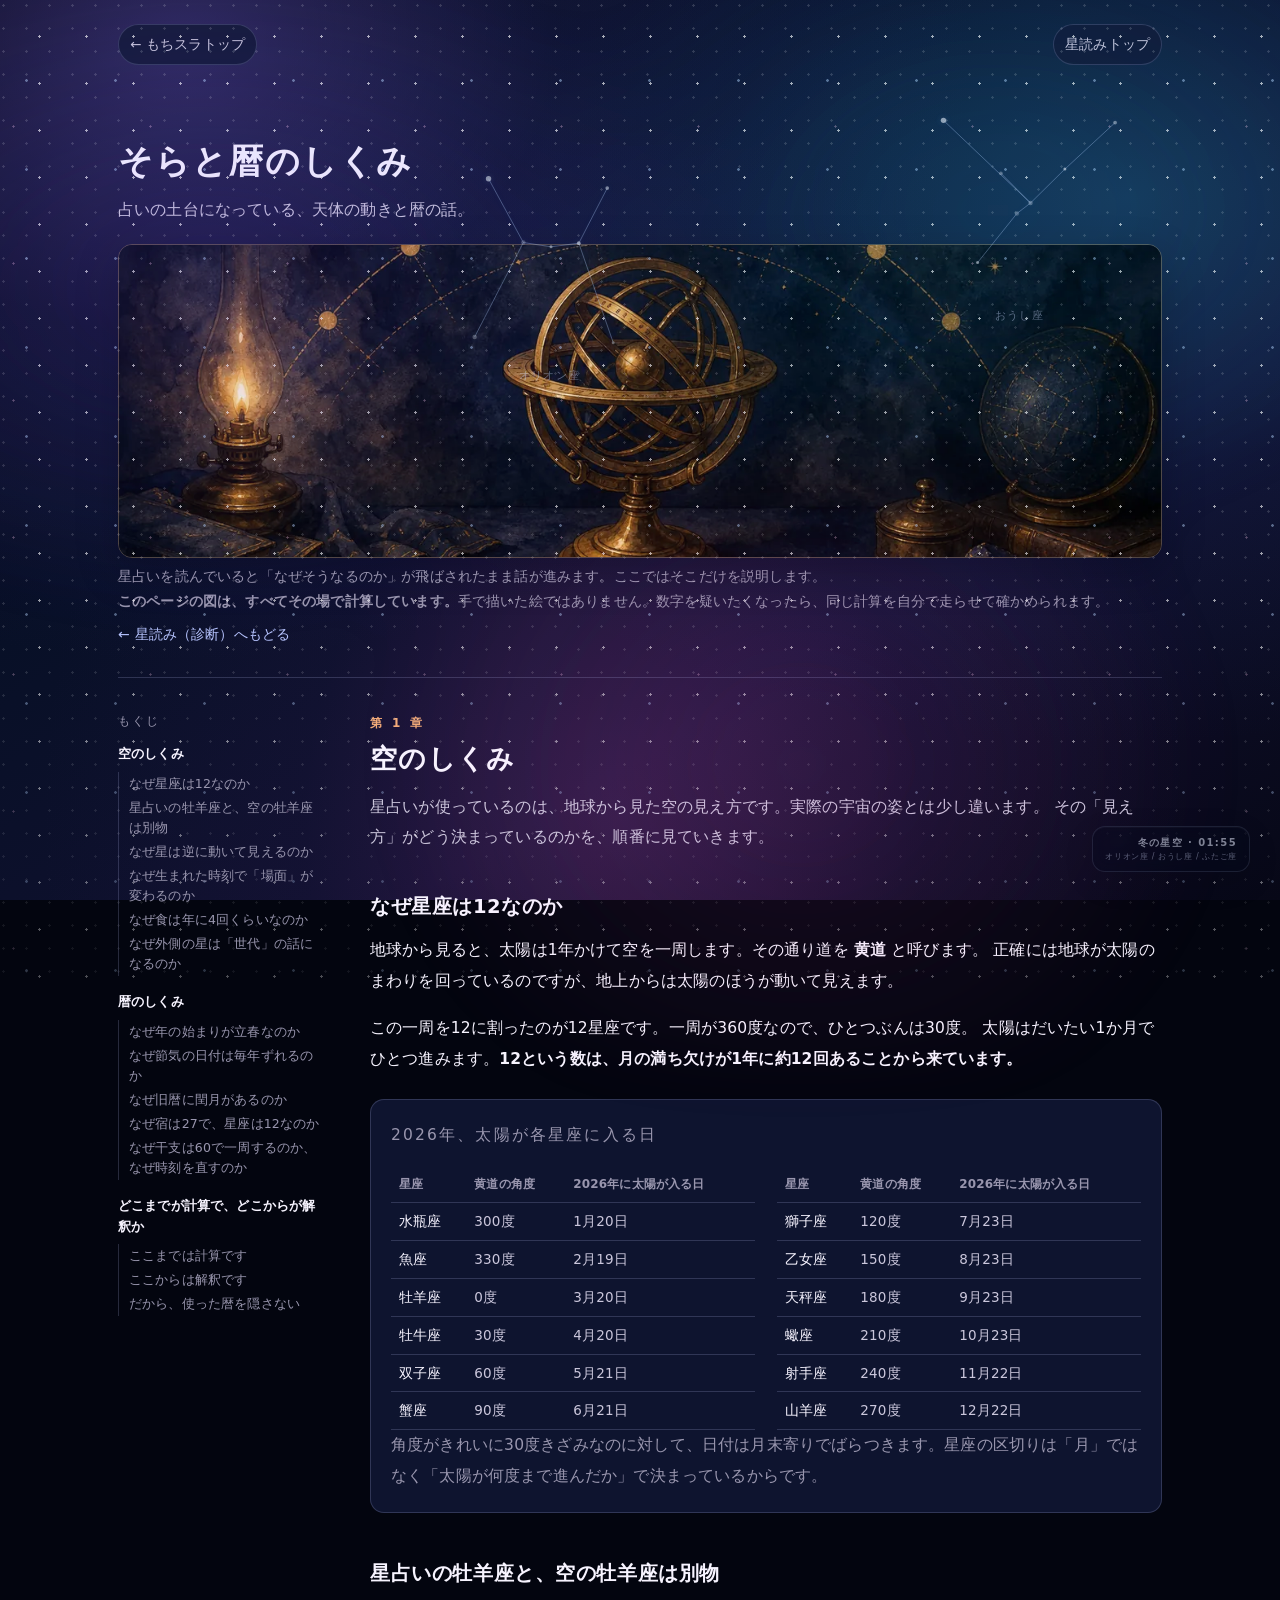
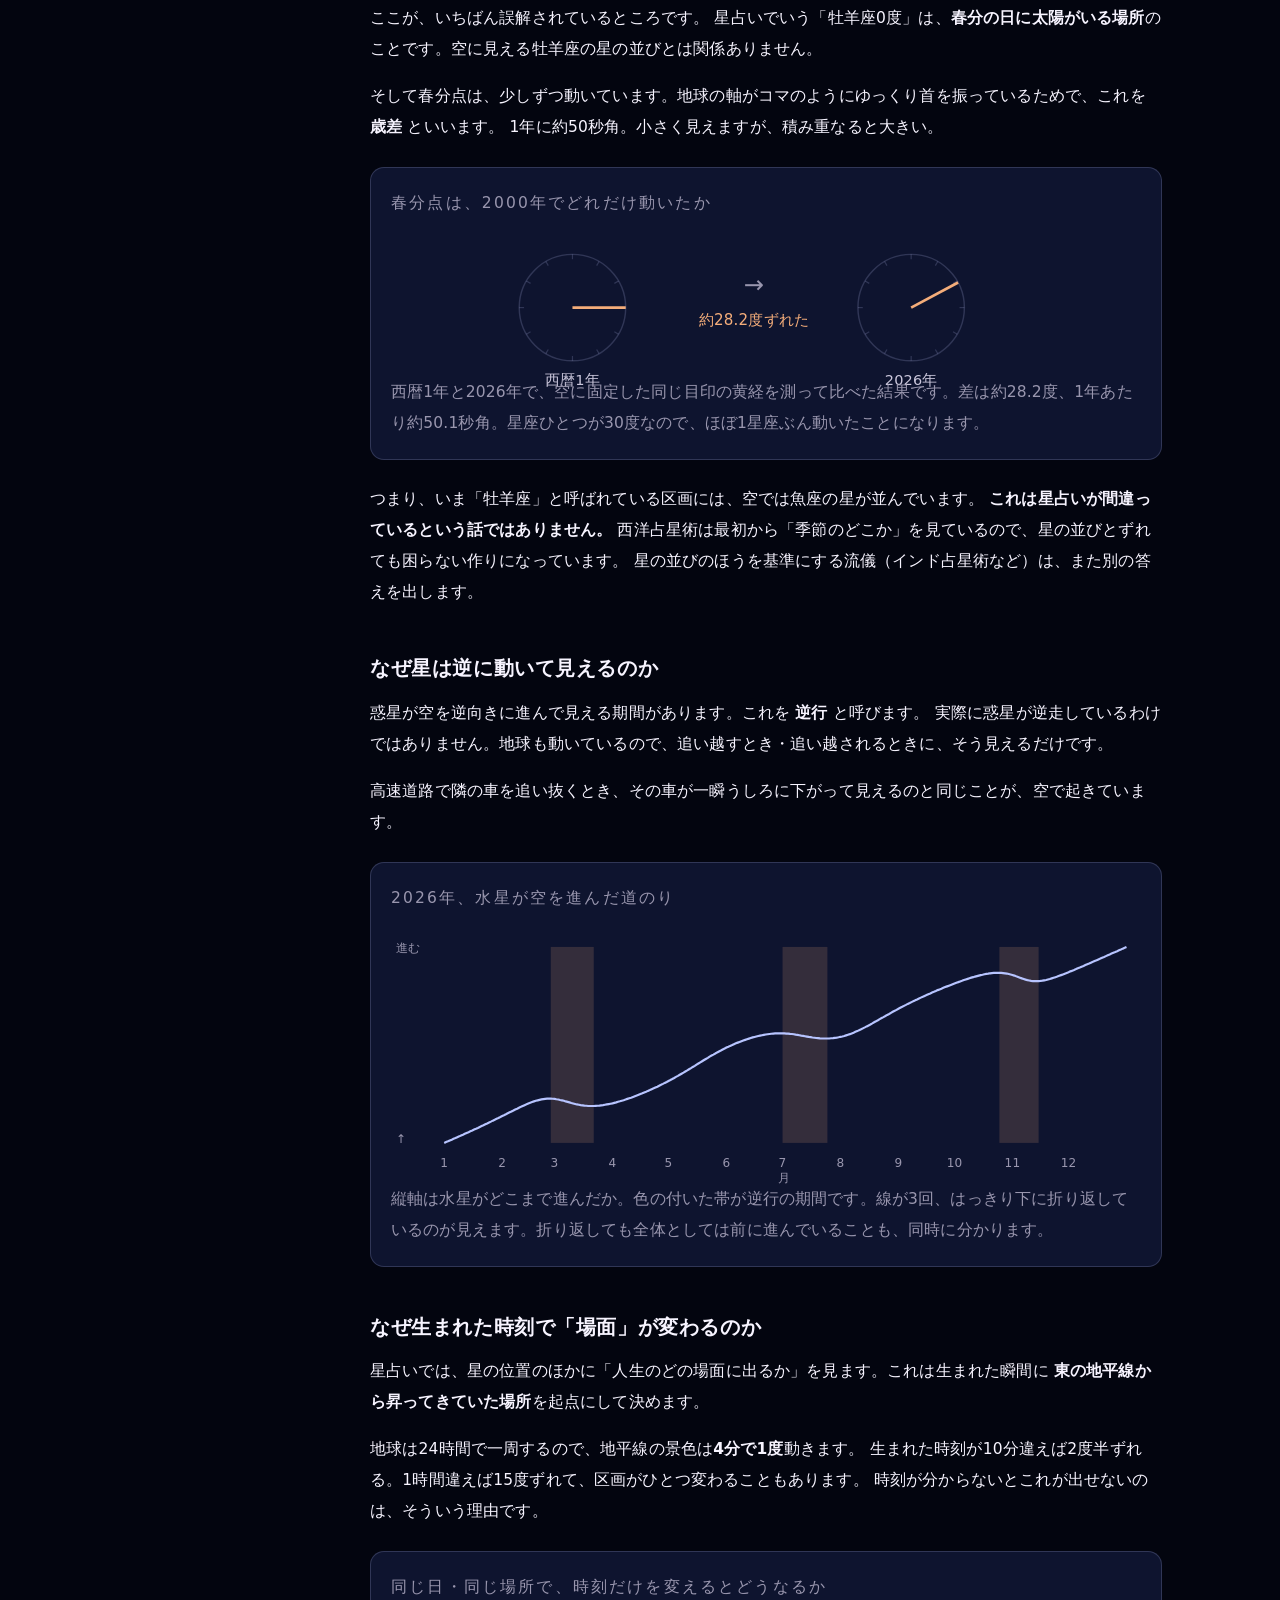
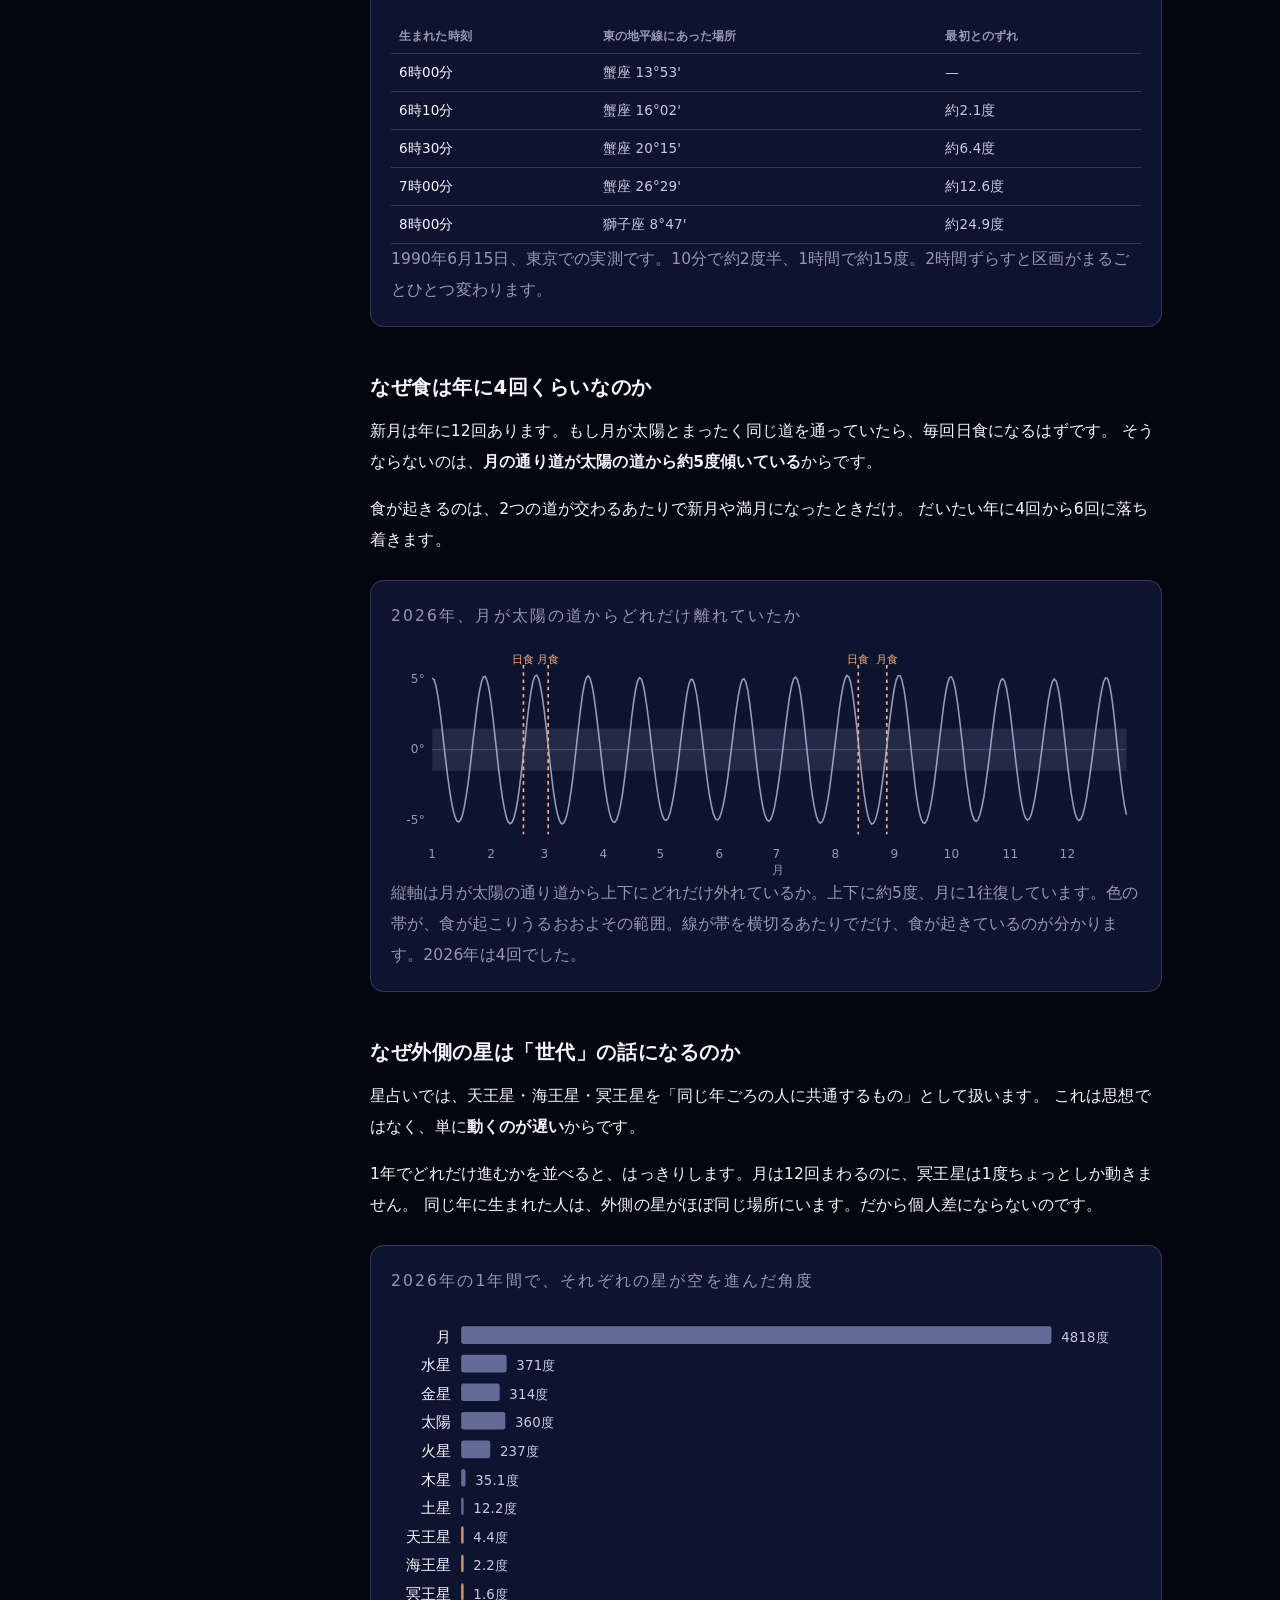
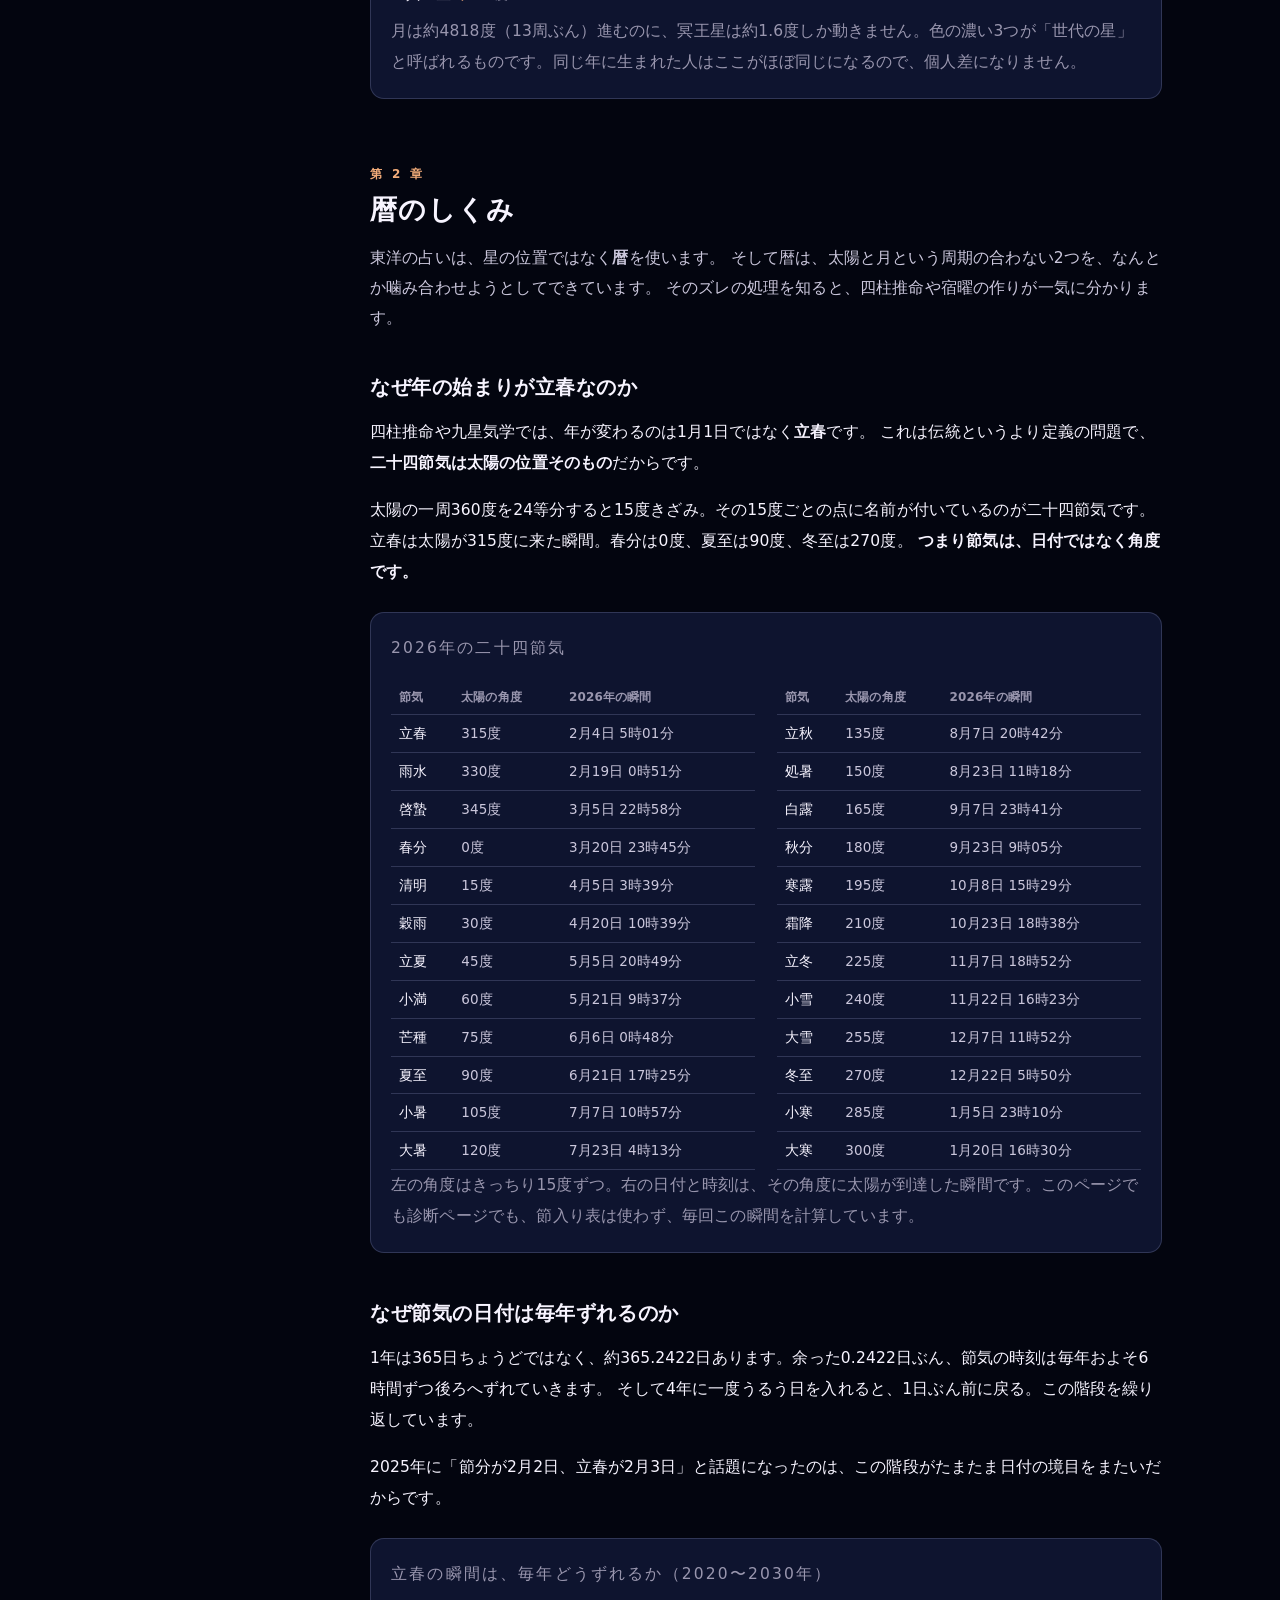
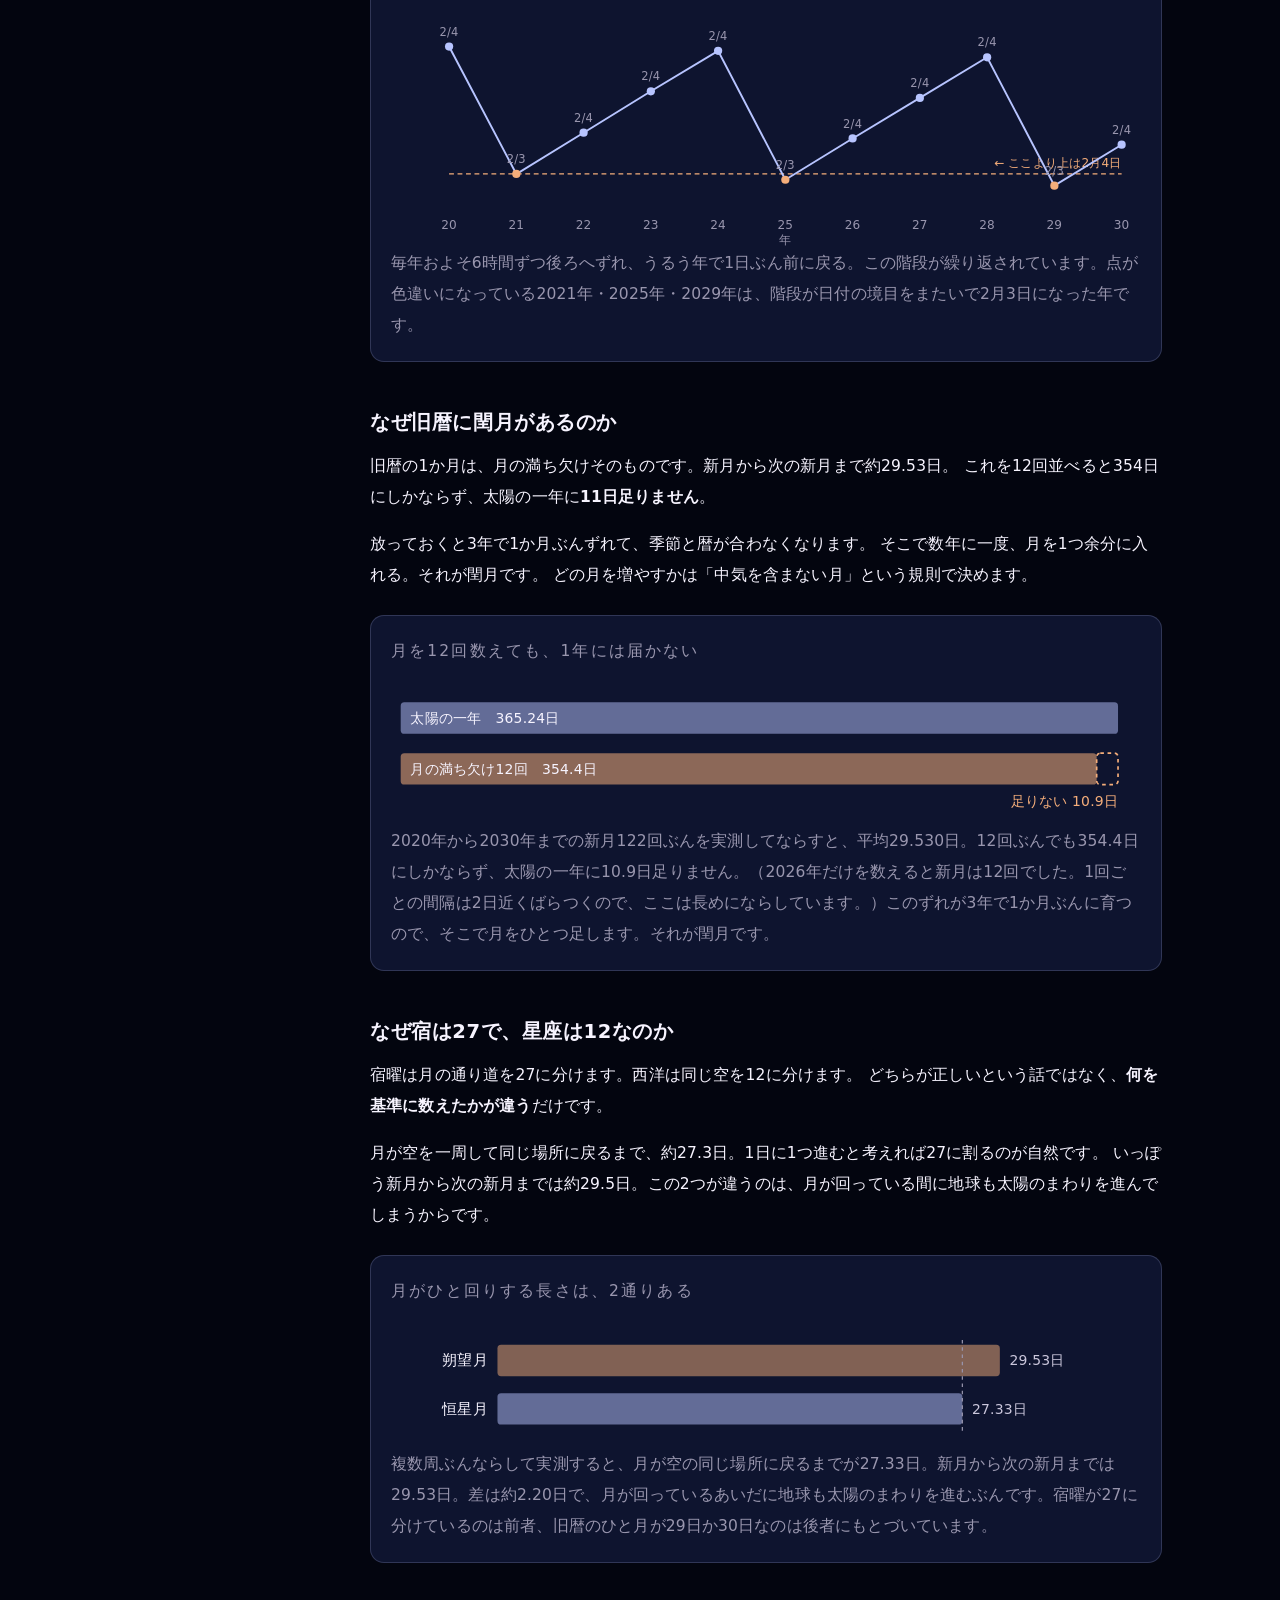
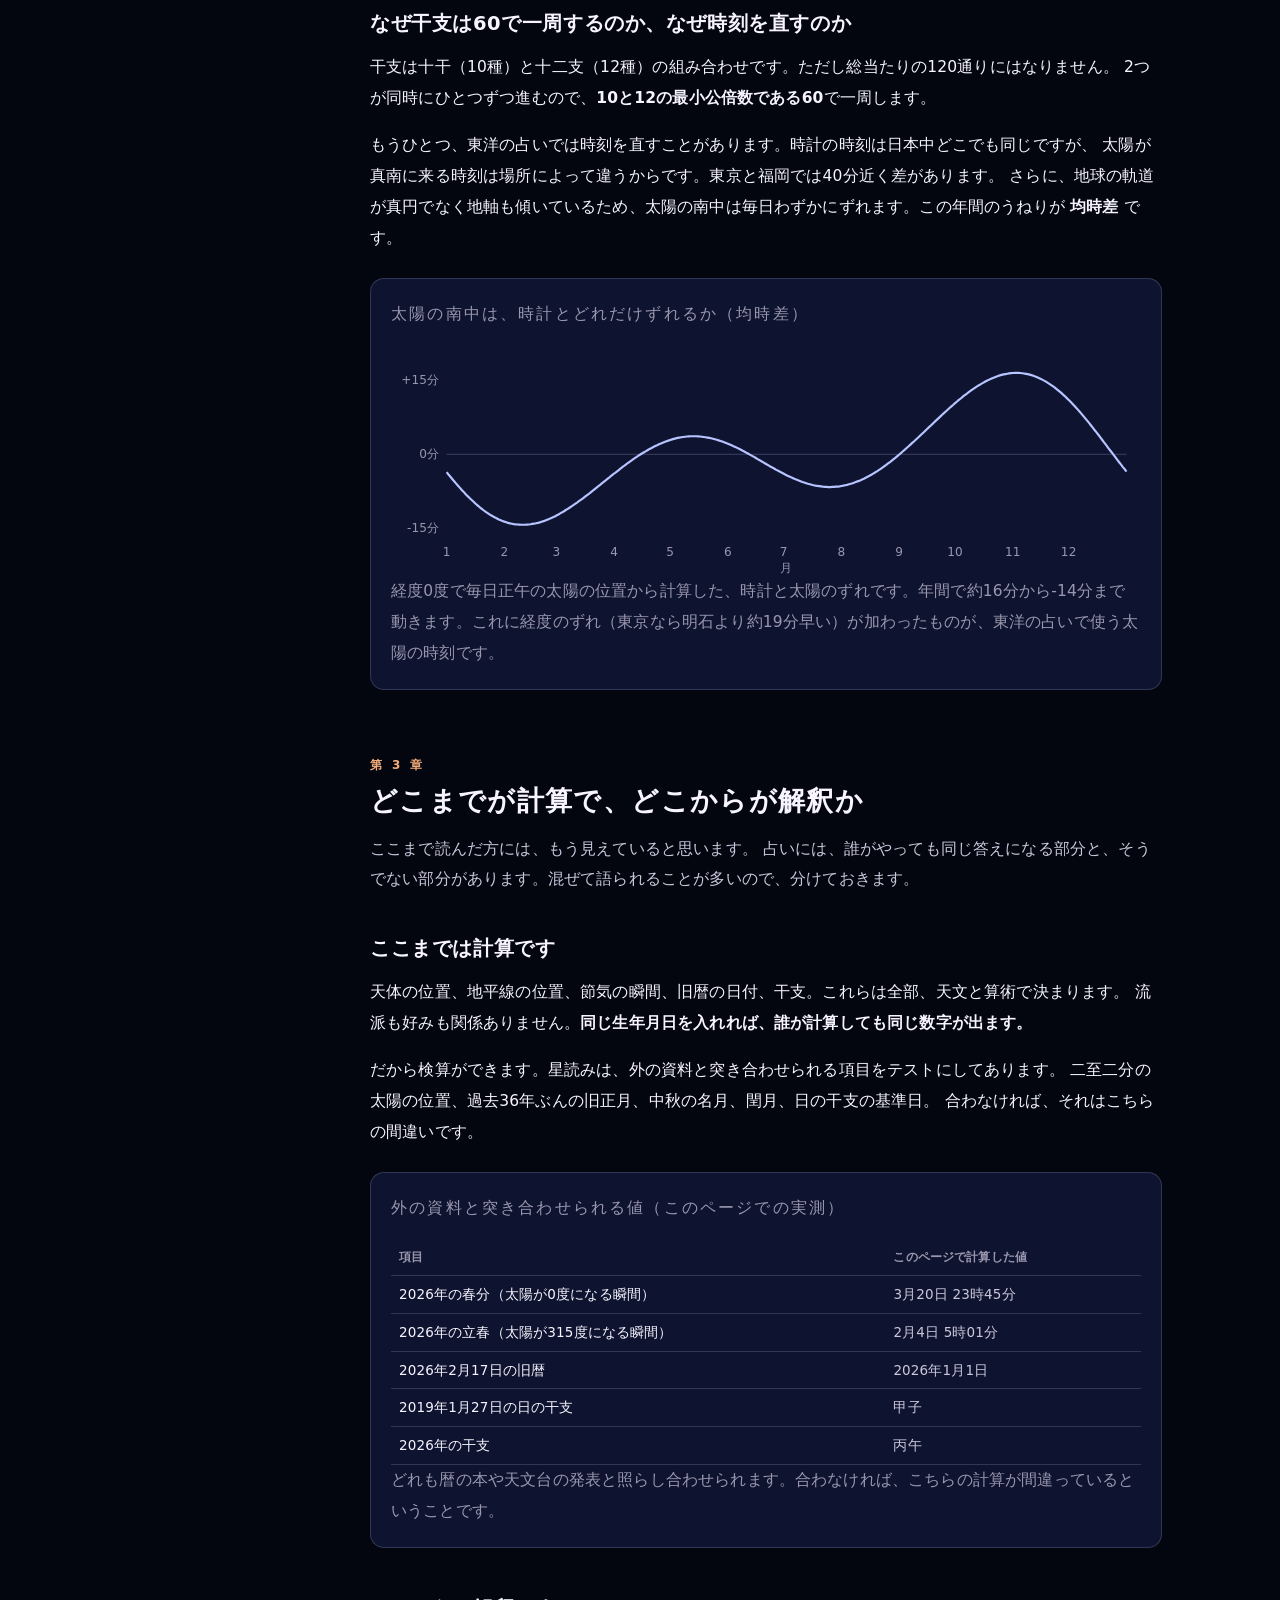
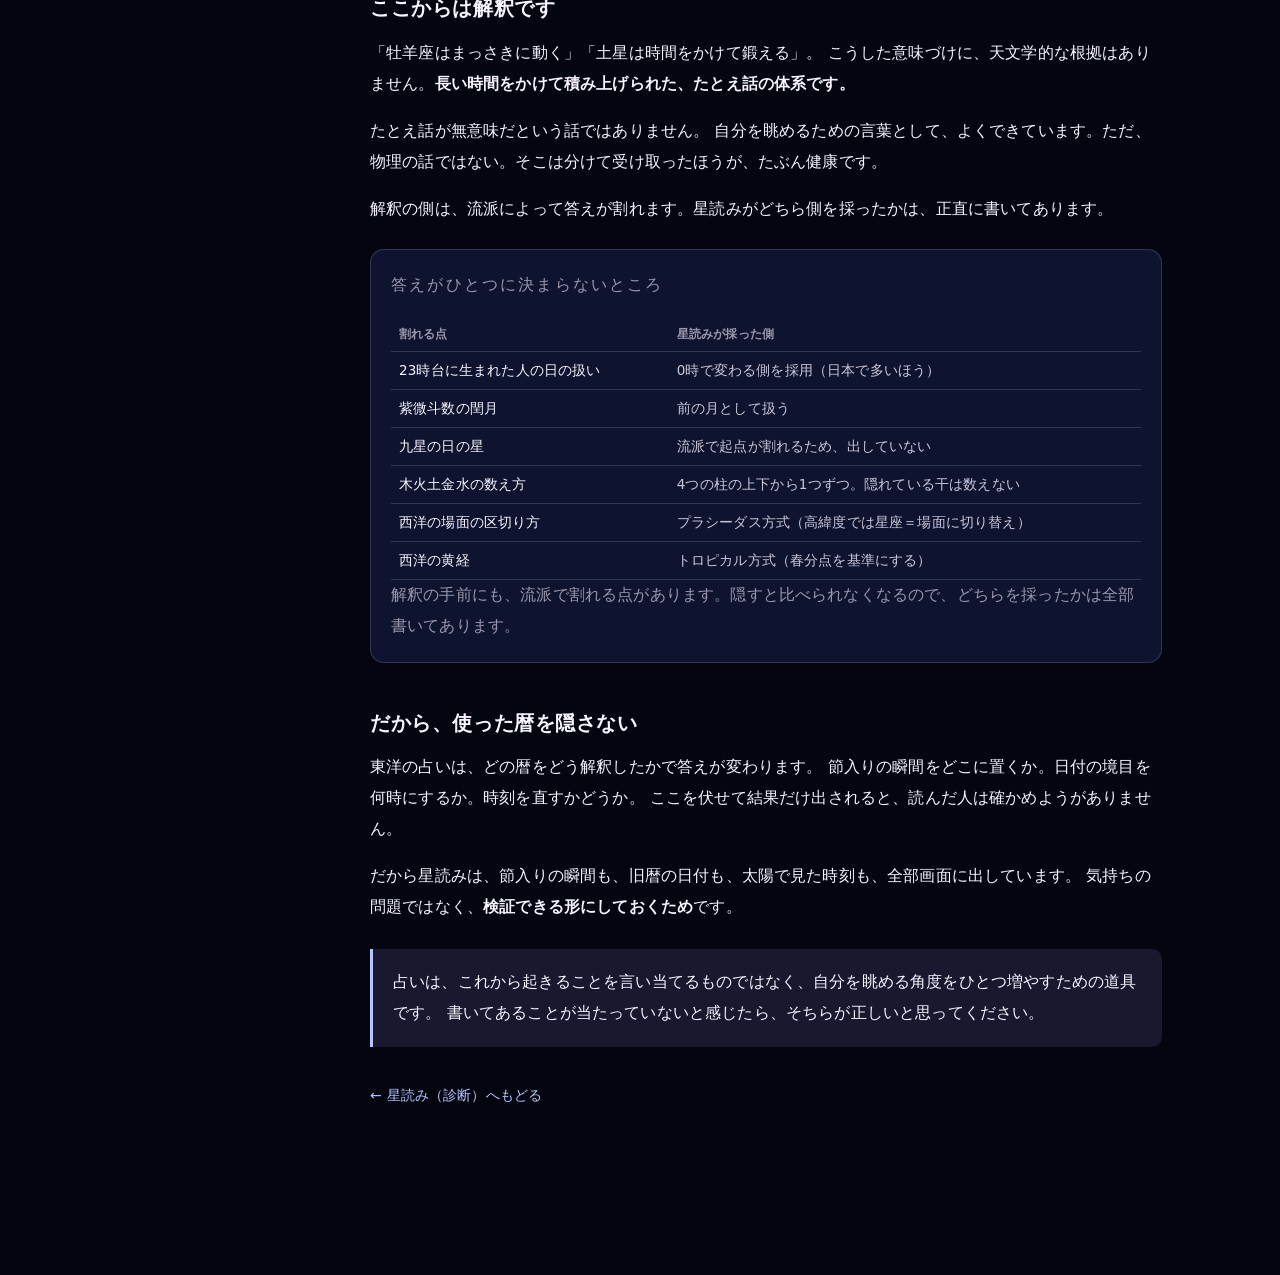
<file: hoshiyomi/shikumi/index.html>
<!DOCTYPE html>
<html lang="ja">
<head>
<meta charset="utf-8">
<meta name="viewport" content="width=device-width, initial-scale=1">
<title>そらと暦のしくみ — 星読み</title>
<meta name="description" content="星占いの土台になっている天体の動きと暦を、記号を使わず日本語で説明します。図はすべて、このページの中でその場で計算しています。">
<meta name="robots" content="index, follow">
<meta property="og:type" content="article">
<meta property="og:title" content="そらと暦のしくみ — 星読み">
<meta property="og:description" content="なぜ星座は12なのか。なぜ星は逆に動いて見えるのか。なぜ旧暦に閏月があるのか。図はすべてその場で計算しています。">
<link rel="stylesheet" href="../assets/style.css?v=20260814-paper1">
<link rel="stylesheet" href="../../assets/galaxy.css?v=20260815-unbox2">
<script src="../../assets/galaxy.js?v=20260815-clock1" defer></script>
<style>
/* 書物寄りの見た目。道具の画面とは別の顔にする。 */
.book { max-width: 1080px; margin: 0 auto; padding: 0 18px 100px; }
.book-head { padding: 52px 0 28px; border-bottom: 1px solid var(--line); }
.book-head h1 { font-size: 34px; line-height: 1.35; margin: 0 0 10px; letter-spacing: .06em; font-weight: 700; }
.book-head .sub { font-size: 16px; color: var(--ink-soft); margin: 0 0 18px; }
.book-head .note { font-size: 13.5px; color: var(--ink-faint); line-height: 1.85; margin: 0; }

.layout { display: grid; grid-template-columns: 208px minmax(0, 1fr); gap: 44px; align-items: start; }
nav.toc { position: sticky; top: 22px; padding-top: 34px; font-size: 13px; line-height: 1.6; }
nav.toc .toc-t { font-size: 11.5px; letter-spacing: .18em; color: var(--ink-faint); margin-bottom: 12px; }
nav.toc ol { list-style: none; margin: 0; padding: 0; }
nav.toc > ol > li { margin-bottom: 14px; }
nav.toc a { color: var(--ink-soft); text-decoration: none; display: block; padding: 2px 0; }
nav.toc a:hover { color: var(--accent); }
nav.toc .ch { font-weight: 700; color: var(--ink); }
nav.toc ol ol { margin: 5px 0 0 0; }
nav.toc ol ol a { font-size: 12.5px; color: var(--ink-faint); padding-left: 10px; border-left: 1px solid var(--line); }
nav.toc a.here { color: var(--accent); }
nav.toc ol ol a.here { border-left-color: var(--accent); }

article { min-width: 0; padding-top: 34px; }
.chap { margin: 0 0 64px; }
.chap-n { font-size: 12px; letter-spacing: .24em; color: var(--warm); font-weight: 700; margin: 0 0 6px; }
.chap > h2 { font-size: 27px; margin: 0 0 14px; letter-spacing: .05em; line-height: 1.4; }
.chap > .chap-lead { font-size: 15.5px; color: var(--ink-soft); line-height: 1.95; margin: 0 0 40px; }

section.sec { margin: 0 0 46px; scroll-margin-top: 20px; }
section.sec > h3 { font-size: 19.5px; margin: 0 0 14px; line-height: 1.5; letter-spacing: .03em; }
section.sec p { font-size: 15.5px; line-height: 2.0; margin: 0 0 16px; }
section.sec p:last-child { margin-bottom: 0; }
section.sec b { font-weight: 700; }

.fig { margin: 24px 0; padding: 20px; border: 1px solid var(--line); border-radius: var(--radius); background: var(--panel); }
.fig-t { font-size: 12px; letter-spacing: .14em; color: var(--ink-faint); margin: 0 0 14px; }
.fig svg { display: block; width: 100%; height: auto; overflow: visible; }
.fig-cap { font-size: 12.5px; color: var(--ink-faint); line-height: 1.8; margin: 12px 0 0; }
/* 共有CSSの表は min-width:460px かつ nowrap。読み物側では両方とも解除する */
.fig table { width: 100%; min-width: 0; border-collapse: collapse; font-size: 13.5px; }
/* 共有CSSの表は nowrap なので、読み物側では折り返しに戻す */
.fig th, .fig td { text-align: left; padding: 6px 8px; border-bottom: 1px solid var(--line); white-space: normal; }
.fig th { font-size: 12px; color: var(--ink-faint); font-weight: 600; }
.fig td.num { font-variant-numeric: tabular-nums; }
/* grid の 1fr は既定で min-content より縮まないので、minmax(0,1fr) にしないと表がはみ出す */
.fig .grid2 { display: grid; grid-template-columns: repeat(2, minmax(0, 1fr)); gap: 8px 22px; }
.fig .grid2 > * { min-width: 0; overflow-x: auto; -webkit-overflow-scrolling: touch; }

.pull { margin: 26px 0; padding: 18px 20px; border-left: 3px solid var(--accent); background: var(--accent-soft); border-radius: 0 10px 10px 0; }
.pull p { font-size: 15px; margin: 0; line-height: 1.95; }

.loading { color: var(--ink-faint); font-size: 13px; }
.backlink { display: inline-block; margin-top: 8px; font-size: 14px; color: var(--accent); text-decoration: none; }
.backlink:hover { text-decoration: underline; }

@media (max-width: 820px) {
  .layout { grid-template-columns: 1fr; gap: 0; }
  nav.toc { position: static; padding: 26px 0 0; }
  nav.toc > ol { columns: 2; column-gap: 18px; }
  nav.toc ol ol { display: none; }
  .book-head { padding-top: 34px; }
  .book-head h1 { font-size: 26px; }
  .chap > h2 { font-size: 22px; }
  section.sec > h3 { font-size: 17.5px; }
  section.sec p { font-size: 15px; line-height: 1.95; }
  .fig { padding: 14px; }
  .fig .grid2 { grid-template-columns: 1fr; }
}
</style>
<link rel="icon" type="image/png" sizes="32x32" href="../../assets/favicon-32.png">
<link rel="icon" type="image/png" sizes="64x64" href="../../assets/favicon-64.png">
<link rel="apple-touch-icon" href="../../assets/apple-touch-icon.png">
<meta name="theme-color" content="#fbf8f3" media="(prefers-color-scheme: light)">
<meta name="theme-color" content="#1c1a18" media="(prefers-color-scheme: dark)">
<meta property="og:site_name" content="もちスラ">
<meta property="og:image" content="https://www.mochisura-lab.com/assets/ogp/hoshiyomi-shikumi.jpg">
<meta name="twitter:card" content="summary_large_image">
<meta property="og:url" content="https://www.mochisura-lab.com/hoshiyomi/shikumi/">
<link rel="canonical" href="https://www.mochisura-lab.com/hoshiyomi/shikumi/">
</head>
<body>
<div class="book">

  <nav class="site-nav" aria-label="ページ移動">
    <a href="../../index.html">← もちスラトップ</a>
    <a href="../index.html">星読みトップ</a>
  </nav>

  <header class="book-head">
    <h1>そらと暦のしくみ</h1>
    <p class="sub">占いの土台になっている、天体の動きと暦の話。</p>
    <img class="hero-plate" src="../../assets/hero-plates/hoshiyomi-shikumi.webp?v=20260815-plate1" alt="" width="1280" height="383" decoding="async">
    <p class="note">
      星占いを読んでいると「なぜそうなるのか」が飛ばされたまま話が進みます。ここではそこだけを説明します。<br>
      <b>このページの図は、すべてその場で計算しています。</b>手で描いた絵ではありません。数字を疑いたくなったら、同じ計算を自分で走らせて確かめられます。
    </p>
    <a class="backlink" href="../index.html">← 星読み（診断）へもどる</a>
  </header>

  <div class="layout">
    <nav class="toc" id="toc"></nav>

    <article id="article">

      <!-- ============ 第1章 ============ -->
      <div class="chap" id="ch1">
        <p class="chap-n">第 1 章</p>
        <h2>空のしくみ</h2>
        <p class="chap-lead">
          星占いが使っているのは、地球から見た空の見え方です。実際の宇宙の姿とは少し違います。
          その「見え方」がどう決まっているのかを、順番に見ていきます。
        </p>

        <section class="sec" id="s11">
          <h3>なぜ星座は12なのか</h3>
          <p>
            地球から見ると、太陽は1年かけて空を一周します。その通り道を <b>黄道</b> と呼びます。
            正確には地球が太陽のまわりを回っているのですが、地上からは太陽のほうが動いて見えます。
          </p>
          <p>
            この一周を12に割ったのが12星座です。一周が360度なので、ひとつぶんは30度。
            太陽はだいたい1か月でひとつ進みます。<b>12という数は、月の満ち欠けが1年に約12回あることから来ています。</b>
          </p>
          <div class="fig" id="f11"><p class="loading">計算しています…</p></div>
        </section>

        <section class="sec" id="s12">
          <h3>星占いの牡羊座と、空の牡羊座は別物</h3>
          <p>
            ここが、いちばん誤解されているところです。
            星占いでいう「牡羊座0度」は、<b>春分の日に太陽がいる場所</b>のことです。空に見える牡羊座の星の並びとは関係ありません。
          </p>
          <p>
            そして春分点は、少しずつ動いています。地球の軸がコマのようにゆっくり首を振っているためで、これを <b>歳差</b> といいます。
            1年に約50秒角。小さく見えますが、積み重なると大きい。
          </p>
          <div class="fig" id="f12"><p class="loading">計算しています…</p></div>
          <p>
            つまり、いま「牡羊座」と呼ばれている区画には、空では魚座の星が並んでいます。
            <b>これは星占いが間違っているという話ではありません。</b>
            西洋占星術は最初から「季節のどこか」を見ているので、星の並びとずれても困らない作りになっています。
            星の並びのほうを基準にする流儀（インド占星術など）は、また別の答えを出します。
          </p>
        </section>

        <section class="sec" id="s13">
          <h3>なぜ星は逆に動いて見えるのか</h3>
          <p>
            惑星が空を逆向きに進んで見える期間があります。これを <b>逆行</b> と呼びます。
            実際に惑星が逆走しているわけではありません。地球も動いているので、追い越すとき・追い越されるときに、そう見えるだけです。
          </p>
          <p>
            高速道路で隣の車を追い抜くとき、その車が一瞬うしろに下がって見えるのと同じことが、空で起きています。
          </p>
          <div class="fig" id="f13"><p class="loading">計算しています…</p></div>
        </section>

        <section class="sec" id="s14">
          <h3>なぜ生まれた時刻で「場面」が変わるのか</h3>
          <p>
            星占いでは、星の位置のほかに「人生のどの場面に出るか」を見ます。これは生まれた瞬間に
            <b>東の地平線から昇ってきていた場所</b>を起点にして決めます。
          </p>
          <p>
            地球は24時間で一周するので、地平線の景色は<b>4分で1度</b>動きます。
            生まれた時刻が10分違えば2度半ずれる。1時間違えば15度ずれて、区画がひとつ変わることもあります。
            時刻が分からないとこれが出せないのは、そういう理由です。
          </p>
          <div class="fig" id="f14"><p class="loading">計算しています…</p></div>
        </section>

        <section class="sec" id="s15">
          <h3>なぜ食は年に4回くらいなのか</h3>
          <p>
            新月は年に12回あります。もし月が太陽とまったく同じ道を通っていたら、毎回日食になるはずです。
            そうならないのは、<b>月の通り道が太陽の道から約5度傾いている</b>からです。
          </p>
          <p>
            食が起きるのは、2つの道が交わるあたりで新月や満月になったときだけ。
            だいたい年に4回から6回に落ち着きます。
          </p>
          <div class="fig" id="f15"><p class="loading">計算しています…</p></div>
        </section>

        <section class="sec" id="s16">
          <h3>なぜ外側の星は「世代」の話になるのか</h3>
          <p>
            星占いでは、天王星・海王星・冥王星を「同じ年ごろの人に共通するもの」として扱います。
            これは思想ではなく、単に<b>動くのが遅い</b>からです。
          </p>
          <p>
            1年でどれだけ進むかを並べると、はっきりします。月は12回まわるのに、冥王星は1度ちょっとしか動きません。
            同じ年に生まれた人は、外側の星がほぼ同じ場所にいます。だから個人差にならないのです。
          </p>
          <div class="fig" id="f16"><p class="loading">計算しています…</p></div>
        </section>
      </div>

      <!-- ============ 第2章 ============ -->
      <div class="chap" id="ch2">
        <p class="chap-n">第 2 章</p>
        <h2>暦のしくみ</h2>
        <p class="chap-lead">
          東洋の占いは、星の位置ではなく<b>暦</b>を使います。
          そして暦は、太陽と月という周期の合わない2つを、なんとか噛み合わせようとしてできています。
          そのズレの処理を知ると、四柱推命や宿曜の作りが一気に分かります。
        </p>

        <section class="sec" id="s21">
          <h3>なぜ年の始まりが立春なのか</h3>
          <p>
            四柱推命や九星気学では、年が変わるのは1月1日ではなく<b>立春</b>です。
            これは伝統というより定義の問題で、<b>二十四節気は太陽の位置そのもの</b>だからです。
          </p>
          <p>
            太陽の一周360度を24等分すると15度きざみ。その15度ごとの点に名前が付いているのが二十四節気です。
            立春は太陽が315度に来た瞬間。春分は0度、夏至は90度、冬至は270度。
            <b>つまり節気は、日付ではなく角度です。</b>
          </p>
          <div class="fig" id="f21"><p class="loading">計算しています…</p></div>
        </section>

        <section class="sec" id="s22">
          <h3>なぜ節気の日付は毎年ずれるのか</h3>
          <p>
            1年は365日ちょうどではなく、約365.2422日あります。余った0.2422日ぶん、節気の時刻は毎年およそ6時間ずつ後ろへずれていきます。
            そして4年に一度うるう日を入れると、1日ぶん前に戻る。この階段を繰り返しています。
          </p>
          <p>
            2025年に「節分が2月2日、立春が2月3日」と話題になったのは、この階段がたまたま日付の境目をまたいだからです。
          </p>
          <div class="fig" id="f22"><p class="loading">計算しています…</p></div>
        </section>

        <section class="sec" id="s23">
          <h3>なぜ旧暦に閏月があるのか</h3>
          <p>
            旧暦の1か月は、月の満ち欠けそのものです。新月から次の新月まで約29.53日。
            これを12回並べると354日にしかならず、太陽の一年に<b>11日足りません</b>。
          </p>
          <p>
            放っておくと3年で1か月ぶんずれて、季節と暦が合わなくなります。
            そこで数年に一度、月を1つ余分に入れる。それが閏月です。
            どの月を増やすかは「中気を含まない月」という規則で決めます。
          </p>
          <div class="fig" id="f23"><p class="loading">計算しています…</p></div>
        </section>

        <section class="sec" id="s24">
          <h3>なぜ宿は27で、星座は12なのか</h3>
          <p>
            宿曜は月の通り道を27に分けます。西洋は同じ空を12に分けます。
            どちらが正しいという話ではなく、<b>何を基準に数えたかが違う</b>だけです。
          </p>
          <p>
            月が空を一周して同じ場所に戻るまで、約27.3日。1日に1つ進むと考えれば27に割るのが自然です。
            いっぽう新月から次の新月までは約29.5日。この2つが違うのは、月が回っている間に地球も太陽のまわりを進んでしまうからです。
          </p>
          <div class="fig" id="f24"><p class="loading">計算しています…</p></div>
        </section>

        <section class="sec" id="s25">
          <h3>なぜ干支は60で一周するのか、なぜ時刻を直すのか</h3>
          <p>
            干支は十干（10種）と十二支（12種）の組み合わせです。ただし総当たりの120通りにはなりません。
            2つが同時にひとつずつ進むので、<b>10と12の最小公倍数である60</b>で一周します。
          </p>
          <p>
            もうひとつ、東洋の占いでは時刻を直すことがあります。時計の時刻は日本中どこでも同じですが、
            太陽が真南に来る時刻は場所によって違うからです。東京と福岡では40分近く差があります。
            さらに、地球の軌道が真円でなく地軸も傾いているため、太陽の南中は毎日わずかにずれます。この年間のうねりが <b>均時差</b> です。
          </p>
          <div class="fig" id="f25"><p class="loading">計算しています…</p></div>
        </section>
      </div>

      <!-- ============ 第3章 ============ -->
      <div class="chap" id="ch3">
        <p class="chap-n">第 3 章</p>
        <h2>どこまでが計算で、どこからが解釈か</h2>
        <p class="chap-lead">
          ここまで読んだ方には、もう見えていると思います。
          占いには、誰がやっても同じ答えになる部分と、そうでない部分があります。混ぜて語られることが多いので、分けておきます。
        </p>

        <section class="sec" id="s31">
          <h3>ここまでは計算です</h3>
          <p>
            天体の位置、地平線の位置、節気の瞬間、旧暦の日付、干支。これらは全部、天文と算術で決まります。
            流派も好みも関係ありません。<b>同じ生年月日を入れれば、誰が計算しても同じ数字が出ます。</b>
          </p>
          <p>
            だから検算ができます。星読みは、外の資料と突き合わせられる項目をテストにしてあります。
            二至二分の太陽の位置、過去36年ぶんの旧正月、中秋の名月、閏月、日の干支の基準日。
            合わなければ、それはこちらの間違いです。
          </p>
          <div class="fig" id="f31"><p class="loading">計算しています…</p></div>
        </section>

        <section class="sec" id="s32">
          <h3>ここからは解釈です</h3>
          <p>
            「牡羊座はまっさきに動く」「土星は時間をかけて鍛える」。
            こうした意味づけに、天文学的な根拠はありません。<b>長い時間をかけて積み上げられた、たとえ話の体系です。</b>
          </p>
          <p>
            たとえ話が無意味だという話ではありません。
            自分を眺めるための言葉として、よくできています。ただ、物理の話ではない。そこは分けて受け取ったほうが、たぶん健康です。
          </p>
          <p>
            解釈の側は、流派によって答えが割れます。星読みがどちら側を採ったかは、正直に書いてあります。
          </p>
          <div class="fig" id="f32"><p class="loading">読み込んでいます…</p></div>
        </section>

        <section class="sec" id="s33">
          <h3>だから、使った暦を隠さない</h3>
          <p>
            東洋の占いは、どの暦をどう解釈したかで答えが変わります。
            節入りの瞬間をどこに置くか。日付の境目を何時にするか。時刻を直すかどうか。
            ここを伏せて結果だけ出されると、読んだ人は確かめようがありません。
          </p>
          <p>
            だから星読みは、節入りの瞬間も、旧暦の日付も、太陽で見た時刻も、全部画面に出しています。
            気持ちの問題ではなく、<b>検証できる形にしておくため</b>です。
          </p>
          <div class="pull">
            <p>
              占いは、これから起きることを言い当てるものではなく、自分を眺める角度をひとつ増やすための道具です。
              書いてあることが当たっていないと感じたら、そちらが正しいと思ってください。
            </p>
          </div>
          <p style="margin-top:22px">
            <a class="backlink" href="../index.html">← 星読み（診断）へもどる</a>
          </p>
        </section>
      </div>

    </article>
  </div>
</div>

<script src="../assets/vendor/astronomy.browser.min.js"></script>
<script src="../assets/text.js"></script>
<script src="../assets/astro.js"></script>
<script src="../assets/koyomi.js"></script>
<script src="shikumi-calc.js"></script>
<script src="shikumi.js"></script>
</body>
</html>
</file>
<file: assets/site.css>
/* 玄関 */

:root {
  --bg: #fbf8f3;
  --panel: #ffffff;
  --ink: #33291f;
  --ink-soft: #6d6055;
  --line: #e4dcd0;
  --accent: #b5763a;
  --accent-soft: #fbeee0;
  --sage: #9fcbb8;
  --rose: #d6a8bb;
  --shift-x: 0px;
  --shift-y: 0px;
  --shift-x-reverse: 0px;
  --shift-y-reverse: 0px;
}

@media (prefers-color-scheme: dark) {
  :root {
    --bg: #1c1a18;
    --panel: #262320;
    --ink: #ece5dc;
    --ink-soft: #a89c8f;
    --line: #3b3630;
    --accent: #d59a5e;
    --accent-soft: #332a20;
  }
}

* { box-sizing: border-box; }

body {
  margin: 0;
  min-height: 100vh;
  overflow-x: hidden;
  background:
    radial-gradient(circle at 50% -8%, color-mix(in srgb, var(--accent-soft) 54%, transparent) 0, transparent 42%),
    var(--bg);
  color: var(--ink);
  font-family: "Hiragino Sans", "Yu Gothic", "Noto Sans JP", system-ui, sans-serif;
  font-size: 16.5px;
  line-height: 1.9;
  -webkit-text-size-adjust: 100%;
}

.wrap { position: relative; z-index: 1; max-width: 700px; margin: 0 auto; padding: 40px 18px 64px; }

/* ---- もちスラのドット絵ヒーロー ---- */

.pixel-hero { margin-bottom: 28px; }
.pixel-world {
  position: relative;
  height: clamp(260px, 41vw, 318px);
  overflow: hidden;
  border: 1px solid color-mix(in srgb, var(--sage) 56%, var(--line));
  border-radius: 24px;
  background:
    linear-gradient(180deg, #dff3f2 0%, #f0f6e1 67%, #cde6af 68%, #b9d990 100%);
  box-shadow:
    0 20px 50px color-mix(in srgb, var(--sage) 18%, transparent),
    inset 0 0 0 5px color-mix(in srgb, white 42%, transparent);
  image-rendering: pixelated;
  cursor: crosshair;
  touch-action: manipulation;
  transition: background .7s steps(8, end), border-color .45s ease, box-shadow .45s ease;
}
.pixel-world::before {
  content: "";
  position: absolute;
  inset: 0;
  z-index: 1;
  pointer-events: none;
  background:
    linear-gradient(90deg, transparent 49.7%, rgba(255,255,255,.12) 50%, transparent 50.3%),
    linear-gradient(0deg, transparent 49.7%, rgba(255,255,255,.09) 50%, transparent 50.3%);
  background-size: 16px 16px;
  mix-blend-mode: soft-light;
}
.pixel-sun {
  position: absolute;
  z-index: 8;
  top: 30px;
  right: 44px;
  width: 42px;
  height: 42px;
  padding: 0;
  border: 0;
  border-radius: 9px;
  background: #f6d878;
  box-shadow:
    0 0 0 7px rgba(255,244,184,.56),
    0 0 0 14px rgba(255,244,184,.22);
  animation: pixel-sun-pulse 3.4s steps(2, end) infinite;
  transition: background .5s steps(5, end), border-radius .5s steps(5, end), box-shadow .5s ease;
  cursor: pointer;
  -webkit-tap-highlight-color: transparent;
}
.pixel-sun::after {
  content: "";
  position: absolute;
  width: 36px;
  height: 36px;
  right: -6px;
  top: -6px;
  border-radius: 50%;
  background: #26385f;
  opacity: 0;
  scale: .5;
  transition: opacity .4s steps(4, end), scale .4s steps(4, end);
}
.pixel-sun:focus-visible {
  outline: 3px solid #7d613d;
  outline-offset: 8px;
}
.pixel-night-stars {
  position: absolute;
  z-index: 2;
  inset: 0 0 58px;
  opacity: 0;
  transition: opacity .65s steps(6, end);
  pointer-events: none;
}
.pixel-night-stars i {
  position: absolute;
  left: var(--star-x);
  top: var(--star-y);
  width: var(--star-size);
  height: var(--star-size);
  border-radius: 1px;
  background: #fff4c4;
  box-shadow: 0 0 7px rgba(255,239,165,.7);
  animation: night-twinkle var(--star-speed) steps(3, end) var(--star-delay) infinite;
}
.pixel-night-stars i:nth-child(3n) {
  background: #b9e3f9;
  box-shadow: 0 0 7px rgba(185,227,249,.75);
}
.pixel-world.is-night {
  background:
    linear-gradient(180deg, #1d2949 0%, #2f4770 66%, #294e4d 67%, #23443f 100%);
  border-color: #485d7c;
  box-shadow:
    0 20px 50px rgba(26,38,67,.25),
    inset 0 0 0 5px rgba(176,204,229,.11);
}
.pixel-world.is-night .pixel-sun {
  border-radius: 50%;
  background: #f4e8b9;
  box-shadow:
    0 0 0 7px rgba(242,235,194,.22),
    0 0 22px rgba(255,241,176,.34);
  animation: pixel-moon-float 4.2s steps(3, end) infinite;
}
.pixel-world.is-night .pixel-sun::after { opacity: 1; scale: 1; }
.pixel-world.is-night .pixel-night-stars { opacity: 1; }
.pixel-world.is-night .pixel-cloud { opacity: .13; filter: saturate(.4) brightness(.8); }
.pixel-world.is-night .hill-one { background: #446a68; opacity: .82; }
.pixel-world.is-night .hill-two { background: #355858; opacity: .76; }
.pixel-world.is-night .pixel-ground {
  border-top-color: #2f5e52;
  background:
    conic-gradient(from 90deg at 25% 25%, #315d4f 0 25%, #294f45 0 50%, #315d4f 0 75%, #294f45 0) 0 0 / 16px 16px;
}
.pixel-world.is-night .hero-message {
  border-color: rgba(183,210,229,.26);
  background: rgba(28,42,71,.72);
  color: #e9efd8;
}
.pixel-cloud {
  position: absolute;
  z-index: 2;
  width: 76px;
  height: 16px;
  border-radius: 3px;
  background: rgba(255,255,255,.78);
  box-shadow:
    16px -14px 0 rgba(255,255,255,.78),
    36px -7px 0 rgba(255,255,255,.78),
    61px 0 0 rgba(255,255,255,.78);
  animation: cloud-slide 16s linear infinite alternate;
}
.cloud-one { top: 72px; left: 9%; }
.cloud-two {
  top: 112px;
  left: 61%;
  opacity: .58;
  scale: .7;
  animation-duration: 21s;
  animation-direction: alternate-reverse;
}
.pixel-hill {
  position: absolute;
  z-index: 2;
  bottom: 54px;
  width: 58%;
  height: 112px;
  clip-path: polygon(0 100%, 0 78%, 12% 78%, 12% 60%, 25% 60%, 25% 43%, 39% 43%, 39% 27%, 52% 27%, 52% 42%, 67% 42%, 67% 60%, 83% 60%, 83% 78%, 100% 78%, 100% 100%);
}
.hill-one { left: -8%; background: #acd49d; opacity: .72; }
.hill-two { right: -7%; height: 87px; background: #91c68c; opacity: .58; }
.pixel-ground {
  position: absolute;
  z-index: 3;
  left: 0;
  right: 0;
  bottom: 0;
  height: 60px;
  border-top: 7px solid #6f9f65;
  background:
    conic-gradient(from 90deg at 25% 25%, #91ba74 0 25%, #85ad6a 0 50%, #91ba74 0 75%, #85ad6a 0) 0 0 / 16px 16px;
  box-shadow: inset 0 10px 0 rgba(255,255,255,.11);
}
.pixel-flower {
  position: absolute;
  z-index: 6;
  bottom: 48px;
  width: 7px;
  height: 19px;
  background: #5b9458;
  transform-origin: bottom;
  animation: flower-nod 2.2s steps(3, end) infinite alternate;
}
.pixel-flower::before {
  content: "";
  position: absolute;
  left: -5px;
  top: -5px;
  width: 7px;
  height: 7px;
  background: #ef9cb3;
  box-shadow: 8px 0 #ef9cb3, 4px -4px #f6c56f, 4px 4px #f6c56f;
}
.flower-one { left: 47%; animation-delay: -.8s; }
.flower-two { left: 78%; scale: .72; animation-delay: -1.5s; }

/* 旧 .hero-cameo 一式は未使用だったため撤去。
   ゲスト表示は assets/hero-experience.css の .hero-guest が引き継いだ。 */

.pet-actor,
.pot-actor {
  position: absolute;
  z-index: 7;
  padding: 0;
  border: 0;
  background: none;
  cursor: pointer;
  -webkit-tap-highlight-color: transparent;
}
.pet-actor {
  left: 18px;
  bottom: 38px;
  width: 126px;
  height: 126px;
  filter: drop-shadow(0 9px 4px rgba(48,69,46,.18));
  will-change: left, transform;
}
.pet-actor::after,
.pot-actor::after {
  content: "";
  position: absolute;
  z-index: -1;
  left: 16%;
  right: 16%;
  bottom: 3px;
  height: 9px;
  border-radius: 50%;
  background: rgba(52,82,49,.18);
}
.pet-actor.is-happy { animation: pet-celebrate .72s steps(4, end); }
.pet-sprite {
  position: absolute;
  left: 0;
  bottom: 0;
  width: 192px;
  height: 192px;
  /* 軽量版(行0-3のみ・1/2縮小)。表示上のセルは従来どおり192pxに拡大する */
  background-image: url("hero-pets/base-idle-walk.webp");
  background-repeat: no-repeat;
  background-size: 1536px 768px;
  background-position: 0 0;
  transform: scale(.64);
  transform-origin: left bottom;
  image-rendering: pixelated;
}
.pot-actor {
  right: 4.5%;
  bottom: 34px;
  width: clamp(126px, 23vw, 158px);
  height: clamp(126px, 23vw, 158px);
  animation: pot-idle 2.8s steps(3, end) infinite;
  filter: drop-shadow(0 10px 5px rgba(48,69,46,.18));
}
.pot-actor img {
  display: block;
  width: 100%;
  height: 100%;
  object-fit: contain;
  image-rendering: pixelated;
}
.pot-actor.is-growing { animation: pot-grow .72s steps(4, end); }
.pet-actor:focus-visible,
.pot-actor:focus-visible {
  outline: 3px solid #8b6a3f;
  outline-offset: 5px;
  border-radius: 18px;
}
.hero-message {
  position: absolute;
  z-index: 9;
  top: 17px;
  left: 50%;
  max-width: calc(100% - 190px);
  padding: 5px 11px;
  border: 2px solid rgba(79,112,76,.28);
  border-radius: 5px;
  background: rgba(255,255,255,.78);
  color: #52704d;
  font-size: 11px;
  line-height: 1.5;
  letter-spacing: .03em;
  translate: -50% 0;
  backdrop-filter: blur(4px);
  animation: message-bob 2.8s steps(2, end) infinite;
  pointer-events: none;
}
.hero-particle {
  position: absolute;
  z-index: 10;
  width: 8px;
  height: 8px;
  pointer-events: none;
  background: var(--particle-color, #f6d878);
  box-shadow: 0 0 0 2px rgba(255,255,255,.42);
  animation: hero-particle .8s steps(6, end) forwards;
}
.hero-copy { padding: 20px 10px 0; }
.hero-kicker {
  margin: 0 0 2px;
  color: var(--accent);
  font-size: 10px;
  font-weight: 700;
  line-height: 1.4;
  letter-spacing: .22em;
}

/* ---- 背景の気配 ---- */

.ambient {
  position: fixed;
  inset: 0;
  z-index: 0;
  overflow: hidden;
  pointer-events: none;
  contain: strict;
}

.ambient-glow {
  position: absolute;
  width: min(44vw, 560px);
  aspect-ratio: 1;
  border-radius: 50%;
  filter: blur(26px);
  opacity: .18;
  transition: transform .5s cubic-bezier(.2,.8,.2,1);
  animation: glow-breathe 9s ease-in-out infinite alternate;
}
.glow-a {
  top: 8%; left: -15%;
  background: radial-gradient(circle, var(--sage), transparent 67%);
  transform: translate(var(--shift-x), var(--shift-y));
}
.glow-b {
  right: -17%; top: 44%;
  background: radial-gradient(circle, var(--rose), transparent 67%);
  transform: translate(var(--shift-x-reverse), var(--shift-y-reverse));
  animation-delay: -4s;
}

.ambient-orbit {
  position: absolute;
  width: clamp(240px, 34vw, 520px);
  aspect-ratio: 1;
  border: 1px solid color-mix(in srgb, var(--accent) 19%, transparent);
  border-radius: 50%;
  opacity: .75;
}
.ambient-orbit::before {
  content: "";
  position: absolute;
  inset: 13%;
  border: 1px dashed color-mix(in srgb, var(--sage) 33%, transparent);
  border-radius: inherit;
}
.ambient-orbit i {
  position: absolute;
  top: 47%; left: -4px;
  width: 8px; height: 8px;
  border-radius: 50%;
  background: var(--accent);
  box-shadow: 0 0 18px color-mix(in srgb, var(--accent) 70%, transparent);
}
.orbit-a {
  left: -19%; top: 4%;
  transform: translate(var(--shift-x-reverse), var(--shift-y-reverse)) rotate(18deg);
  animation: orbit-float-a 18s ease-in-out infinite alternate;
}
.orbit-b {
  right: -23%; bottom: 4%;
  transform: translate(var(--shift-x), var(--shift-y)) rotate(-24deg) scale(.82);
  animation: orbit-float-b 22s ease-in-out infinite alternate;
}

.ambient-moon {
  position: absolute;
  right: max(5vw, 28px);
  top: 9vh;
  width: 34px; height: 34px;
  border-radius: 50%;
  border: 1px solid color-mix(in srgb, var(--accent) 30%, transparent);
  box-shadow: -8px 4px 0 -2px color-mix(in srgb, var(--accent) 35%, transparent);
  opacity: .65;
  animation: moon-hover 7s ease-in-out infinite;
}

.stardust-field { position: absolute; inset: 0; }
.stardust {
  --size: 3px;
  position: absolute;
  left: var(--left); top: var(--top);
  width: var(--size); height: var(--size);
  border-radius: 50%;
  background: color-mix(in srgb, var(--accent) 62%, white);
  box-shadow: 0 0 9px color-mix(in srgb, var(--accent) 45%, transparent);
  opacity: .14;
  animation: stardust-drift var(--duration) ease-in-out var(--delay) infinite;
}
.stardust.is-large {
  --size: 6px;
  border-radius: 1px;
  transform: rotate(45deg);
  background: color-mix(in srgb, var(--sage) 60%, white);
}

.pointer-halo {
  position: fixed;
  left: 0; top: 0;
  width: 240px; height: 240px;
  border-radius: 50%;
  background: radial-gradient(circle, color-mix(in srgb, var(--accent) 9%, transparent), transparent 69%);
  transform: translate(calc(var(--halo-x, -300px) - 50%), calc(var(--halo-y, -300px) - 50%));
  opacity: 0;
  transition: opacity .5s ease;
}
.pointer-halo.is-visible { opacity: 1; }

.tap-spark {
  position: fixed;
  z-index: 10;
  width: 7px; height: 7px;
  margin: -3px 0 0 -3px;
  pointer-events: none;
  border-radius: 2px;
  background: var(--spark-color);
  box-shadow: 0 0 8px var(--spark-color);
  transform: rotate(45deg);
  animation: tap-spark .72s cubic-bezier(.17,.67,.38,1) forwards;
}

.top { text-align: center; margin-bottom: 30px; }
.top h1 { font-size: 26px; margin: 0 0 8px; letter-spacing: .07em; }
.top .sub { margin: 0; color: var(--ink-soft); font-size: 14.5px; }

.lead-box {
  background: color-mix(in srgb, var(--panel) 92%, transparent);
  backdrop-filter: blur(8px);
  border: 1px solid var(--line);
  border-radius: 14px;
  padding: 18px 20px;
  margin-bottom: 26px;
  font-size: 14.5px;
  line-height: 1.85;
}
.lead-box p { margin: 0; }
.lead-box p + p { margin-top: 10px; }

/* ---- 診断カード ---- */

.card {
  display: flex;
  gap: 16px;
  align-items: center;
  --tilt-x: 0deg;
  --tilt-y: 0deg;
  --shine-x: 50%;
  --shine-y: 50%;
  position: relative;
  isolation: isolate;
  overflow: hidden;
  background: color-mix(in srgb, var(--panel) 94%, transparent);
  backdrop-filter: blur(9px);
  border: 1px solid var(--line);
  border-radius: 14px;
  padding: 16px 18px;
  margin-bottom: 14px;
  text-decoration: none;
  color: inherit;
  transform: perspective(900px) rotateX(var(--tilt-x)) rotateY(var(--tilt-y));
  transform-origin: center;
  transition: transform .24s ease, border-color .24s ease, box-shadow .24s ease;
}
.card::after {
  content: "";
  position: absolute;
  inset: 0;
  z-index: -1;
  background: radial-gradient(circle at var(--shine-x) var(--shine-y), color-mix(in srgb, var(--accent-soft) 42%, transparent), transparent 42%);
  opacity: 0;
  transition: opacity .25s ease;
}
.card:hover,
.card:focus-visible {
  border-color: color-mix(in srgb, var(--accent) 72%, var(--line));
  box-shadow: 0 13px 32px color-mix(in srgb, var(--ink) 9%, transparent);
  transform: perspective(900px) translateY(-3px) rotateX(var(--tilt-x)) rotateY(var(--tilt-y));
  outline: none;
}
.card:hover::after,
.card:focus-visible::after { opacity: 1; }

.card .thumb {
  flex: 0 0 76px;
  width: 76px; height: 76px;
  display: flex; align-items: center; justify-content: center;
}
.card .thumb img {
  max-width: 100%; max-height: 100%;
  transform-origin: 50% 86%;
  transition: filter .25s ease;
}
.card:hover .thumb img,
.card:focus-visible .thumb img {
  animation: mascot-hop .62s cubic-bezier(.28,.84,.42,1);
  filter: drop-shadow(0 7px 7px color-mix(in srgb, var(--ink) 16%, transparent));
}

.card .body { flex: 1; min-width: 0; }
.card .name { font-size: 18px; font-weight: 600; margin: 0 0 3px; }
.card .q { margin: 0 0 6px; font-size: 14.5px; color: var(--ink); }
.card .need {
  margin: 0; font-size: 12px; color: var(--accent);
  background: var(--accent-soft); display: inline-block;
  padding: 2px 9px; border-radius: 5px;
}

.card.soon { opacity: .58; cursor: default; }
.card.soon:hover { border-color: var(--line); }

/* ---- 下段 ---- */

.minor { margin-top: 26px; }
.minor h2 { font-size: 14px; color: var(--ink-soft); margin: 0 0 10px; font-weight: 600; }
.minor a {
  display: block; padding: 12px 16px; margin-bottom: 9px;
  background: var(--panel); border: 1px solid var(--line); border-radius: 11px;
  color: inherit; text-decoration: none; font-size: 14.5px;
  --tilt-x: 0deg;
  --tilt-y: 0deg;
  transform: perspective(900px) rotateX(var(--tilt-x)) rotateY(var(--tilt-y));
  transition: transform .22s ease, border-color .22s ease, box-shadow .22s ease;
}
.minor a:hover,
.minor a:focus-visible {
  border-color: var(--accent);
  transform: perspective(900px) translateY(-2px) rotateX(var(--tilt-x)) rotateY(var(--tilt-y));
  box-shadow: 0 9px 24px color-mix(in srgb, var(--ink) 8%, transparent);
  outline: none;
}
.minor a span { display: block; font-size: 12.5px; color: var(--ink-soft); }

.foot { margin-top: 34px; color: var(--ink-soft); font-size: 12.5px; line-height: 1.85; }
.foot p { margin: 0 0 10px; }

@keyframes glow-breathe {
  from { opacity: .13; filter: blur(30px) saturate(.9); }
  to { opacity: .25; filter: blur(22px) saturate(1.12); }
}
@keyframes orbit-float-a {
  from { margin-top: -10px; }
  to { margin-top: 16px; }
}
@keyframes orbit-float-b {
  from { margin-bottom: -12px; }
  to { margin-bottom: 14px; }
}
@keyframes moon-hover {
  0%, 100% { translate: 0 0; rotate: -6deg; }
  50% { translate: 0 8px; rotate: 5deg; }
}
@keyframes stardust-drift {
  0%, 100% { opacity: .10; translate: 0 8px; scale: .72; }
  45% { opacity: .58; translate: var(--drift) -10px; scale: 1; }
}
@keyframes tap-spark {
  0% { opacity: 0; transform: translate(0,0) rotate(45deg) scale(.4); }
  22% { opacity: 1; }
  100% { opacity: 0; transform: translate(var(--spark-x), var(--spark-y)) rotate(135deg) scale(.05); }
}
@keyframes mascot-hop {
  0%, 100% { transform: translateY(0) rotate(0); }
  38% { transform: translateY(-7px) rotate(-2deg); }
  64% { transform: translateY(-2px) rotate(2deg); }
}
@keyframes pixel-sun-pulse {
  0%, 100% { scale: 1; filter: brightness(1); }
  50% { scale: 1.08; filter: brightness(1.08); }
}
@keyframes pixel-moon-float {
  0%, 100% { translate: 0 0; rotate: -3deg; }
  50% { translate: 0 5px; rotate: 3deg; }
}
@keyframes night-twinkle {
  0%, 100% { opacity: .28; scale: .7; }
  50% { opacity: 1; scale: 1.2; }
}
@keyframes cloud-slide {
  from { translate: -14px 0; }
  to { translate: 26px 0; }
}
@keyframes flower-nod {
  from { rotate: -6deg; }
  to { rotate: 8deg; }
}
@keyframes pet-celebrate {
  0%, 100% { translate: 0 0; }
  35% { translate: 0 -16px; }
  58% { translate: 0 -4px; }
}
@keyframes pot-idle {
  0%, 100% { translate: 0 0; rotate: -1deg; }
  50% { translate: 0 -4px; rotate: 1deg; }
}
@keyframes pot-grow {
  0%, 100% { translate: 0 0; scale: 1; }
  34% { translate: 0 -14px; scale: .96 1.06; }
  62% { translate: 0 1px; scale: 1.04 .96; }
}
@keyframes message-bob {
  from { margin-top: 0; }
  to { margin-top: 3px; }
}
@keyframes hero-particle {
  0% { opacity: 0; translate: 0 0; scale: .4; rotate: 0deg; }
  20% { opacity: 1; }
  100% { opacity: 0; translate: var(--particle-x) var(--particle-y); scale: .1; rotate: 180deg; }
}
@media (max-width: 760px) {
  .ambient-orbit { opacity: .46; }
  .ambient-moon { top: 3vh; right: 20px; }
  .glow-a { left: -34%; }
  .glow-b { right: -38%; }
  .pixel-world { height: 250px; border-radius: 20px; }
  .pet-actor { width: 108px; height: 108px; bottom: 37px; }
  .pet-sprite { transform: scale(.55); }
  .pot-actor { right: 1%; bottom: 35px; width: 108px; height: 108px; }
  .hero-message { max-width: calc(100% - 116px); top: 13px; font-size: 10px; }
  .pixel-sun { right: 24px; top: 30px; scale: .82; }
  .cloud-two { left: 54%; }
}

@media (prefers-reduced-motion: reduce) {
  *, *::before, *::after {
    scroll-behavior: auto !important;
    animation-duration: .001ms !important;
    animation-iteration-count: 1 !important;
  }
  .pointer-halo { display: none; }
  .card, .minor a { transform: none !important; transition: border-color .15s ease; }
}

/* ---- メインサイト構成 ---- */

.wrap { max-width: 900px; padding-top: 18px; }
html { scroll-behavior: smooth; }
.mobile-break { display: none; }

.site-nav {
  position: sticky;
  top: 12px;
  z-index: 30;
  display: flex;
  align-items: center;
  justify-content: space-between;
  gap: 18px;
  min-height: 54px;
  padding: 8px 10px 8px 14px;
  border: 1px solid var(--line);
  border-radius: 16px;
  background: color-mix(in srgb, var(--panel) 88%, transparent);
  box-shadow: 0 14px 36px rgba(0,0,18,.22), inset 0 1px 0 rgba(255,255,255,.045);
  backdrop-filter: blur(18px) saturate(1.2);
  -webkit-backdrop-filter: blur(18px) saturate(1.2);
}
.brand {
  display: inline-flex;
  align-items: center;
  gap: 9px;
  color: var(--ink);
  text-decoration: none;
  font-weight: 800;
  letter-spacing: .07em;
}
.brand-orb {
  position: relative;
  display: inline-block;
  width: 27px;
  height: 22px;
  border: 2px solid #3a2410;
  border-radius: 52% 52% 47% 47%;
  background: linear-gradient(145deg, #e7f7ff, #8dccf2 72%);
  box-shadow: inset 4px 3px 0 rgba(255,255,255,.72);
}
.brand-orb::before {
  content: "";
  position: absolute;
  left: 12px;
  top: -8px;
  width: 3px;
  height: 8px;
  border-radius: 3px;
  background: #6eaa42;
}
.brand-orb::after {
  content: "";
  position: absolute;
  left: 14px;
  top: -8px;
  width: 8px;
  height: 5px;
  border-radius: 80% 20% 70% 30%;
  rotate: -18deg;
  background: #8dcb4d;
}
.nav-links { display: flex; align-items: center; gap: 3px; }
.nav-links a {
  padding: 7px 10px;
  border-radius: 9px;
  color: var(--ink-soft);
  text-decoration: none;
  font-size: 12.5px;
  font-weight: 650;
  letter-spacing: .04em;
  transition: color .2s ease, background .2s ease;
}
.nav-links a:hover,
.nav-links a:focus-visible {
  color: var(--ink);
  background: var(--accent-soft);
  outline: none;
}

.pixel-hero { margin: 0 0 28px; scroll-margin-top: 90px; }
.hero-copy { padding: 62px 12px 30px; }
.top .hero-copy h1 {
  margin: 3px 0 10px;
  font-size: clamp(46px, 8vw, 72px);
  font-weight: 850;
  line-height: 1.08;
  letter-spacing: .12em;
  text-indent: .12em;
  color: var(--on-accent, #fff);
  text-shadow: 0 0 28px rgba(169,188,255,.28), 0 3px 18px rgba(0,0,20,.35);
}
.hero-kicker {
  color: #c6d0ff;
  font-size: 11px;
  letter-spacing: .34em;
}
.hero-lead {
  margin: 0;
  color: #ecebfa;
  font-size: clamp(18px, 2.6vw, 25px);
  font-weight: 700;
  line-height: 1.6;
  letter-spacing: .05em;
}
.hero-copy .sub { margin-top: 8px; color: var(--ink-soft); }
.hero-actions {
  display: flex;
  justify-content: center;
  gap: 10px;
  margin-top: 23px;
  flex-wrap: wrap;
}
.hero-action {
  display: inline-flex;
  min-height: 44px;
  align-items: center;
  justify-content: center;
  padding: 10px 18px;
  border: 1px solid var(--line);
  border-radius: 999px;
  color: var(--ink);
  text-decoration: none;
  font-size: 13.5px;
  font-weight: 750;
  letter-spacing: .04em;
  transition: translate .2s ease, box-shadow .2s ease, background .2s ease;
}
.hero-action.primary {
  border-color: transparent;
  color: #172043;
  background: linear-gradient(135deg, #f6dc99, #dba94b);
  box-shadow: 0 10px 30px rgba(219,169,75,.28);
}
.hero-action.secondary { background: rgba(255,255,255,.045); }
.hero-action:hover,
.hero-action:focus-visible { translate: 0 -2px; box-shadow: 0 12px 30px rgba(0,0,20,.28); outline: none; }

.home-section { margin-top: 78px; scroll-margin-top: 92px; }
.section-kicker {
  margin: 0 0 6px;
  color: #aebdff;
  font-size: 10px;
  font-weight: 800;
  line-height: 1.5;
  letter-spacing: .28em;
}
.section-head {
  display: flex;
  align-items: end;
  justify-content: space-between;
  gap: 24px;
  grid-column: 1 / -1;
  margin-bottom: 22px;
}
.section-head h2,
.world-intro h2 {
  margin: 0;
  color: var(--ink);
  font-size: clamp(25px, 4vw, 36px);
  line-height: 1.42;
  letter-spacing: .035em;
}
.section-head > p {
  max-width: 290px;
  margin: 0 0 4px;
  color: var(--ink-soft);
  font-size: 13px;
  text-align: right;
}
.section-head.compact { margin-bottom: 16px; }

.world-intro {
  padding: clamp(28px, 5vw, 48px);
  border: 1px solid var(--line);
  border-radius: 24px;
  background:
    radial-gradient(circle at 88% 12%, rgba(137,160,255,.12), transparent 34%),
    color-mix(in srgb, var(--panel) 88%, transparent);
  box-shadow: var(--shadow);
  backdrop-filter: blur(18px) saturate(1.12);
  -webkit-backdrop-filter: blur(18px) saturate(1.12);
}
.section-copy {
  max-width: 650px;
  margin: 17px 0 0;
  color: var(--ink-soft);
  font-size: 14.5px;
  line-height: 2;
}
.world-points {
  display: grid;
  grid-template-columns: repeat(3, 1fr);
  gap: 10px;
  margin-top: 26px;
}
.world-points > div {
  display: grid;
  grid-template-columns: 36px 1fr;
  grid-template-rows: auto auto;
  align-items: center;
  column-gap: 11px;
  padding: 14px;
  border: 1px solid var(--line);
  border-radius: 14px;
  background: rgba(255,255,255,.025);
}
.world-points b { align-self: end; font-size: 14px; }
.world-points small { grid-column: 2; align-self: start; color: var(--ink-soft); font-size: 11px; }
.point-mark {
  grid-row: 1 / 3;
  position: relative;
  width: 34px;
  height: 34px;
  border-radius: 11px;
  background: var(--accent-soft);
}
.point-mark::before,
.point-mark::after { content: ""; position: absolute; }
.point-mark.play::before { inset: 9px 8px; border: 2px solid #b9c8ff; border-radius: 50%; }
.point-mark.play::after { width: 5px; height: 5px; left: 14px; top: 14px; border-radius: 50%; background: #dfe5ff; }
.point-mark.grow::before { width: 3px; height: 17px; left: 16px; bottom: 7px; border-radius: 3px; background: #83bd6d; }
.point-mark.grow::after { width: 13px; height: 8px; left: 16px; top: 8px; border-radius: 80% 20% 70% 30%; rotate: -20deg; background: #a5d46f; }
.point-mark.read::before { width: 15px; height: 15px; left: 8px; top: 7px; border: 2px solid #c8b7ff; border-radius: 50%; }
.point-mark.read::after { width: 8px; height: 2px; right: 5px; bottom: 8px; rotate: 48deg; background: #c8b7ff; }

.diagnosis-section {
  display: grid;
  grid-template-columns: repeat(2, minmax(0, 1fr));
  gap: 14px;
}
.diagnosis-section .lead-box { grid-column: 1 / -1; margin-bottom: 6px; }
.diagnosis-section .card { height: 100%; margin-bottom: 0; }

.method-trust-panel {
  position: relative;
  grid-column: 1 / -1;
  display: grid;
  grid-template-columns: minmax(280px, .9fr) minmax(360px, 1.1fr);
  min-height: 270px;
  margin-top: 8px;
  overflow: hidden;
  border: 1px solid rgba(226, 190, 106, .28);
  border-radius: 24px;
  background: linear-gradient(120deg, rgba(5, 14, 39, .94), rgba(12, 23, 61, .86));
  box-shadow: 0 24px 64px rgba(0, 0, 25, .3), inset 0 1px rgba(255,255,255,.045);
  isolation: isolate;
}
.method-trust-panel::after {
  content: "";
  position: absolute;
  inset: 0;
  z-index: 2;
  border-radius: inherit;
  box-shadow: inset 0 0 44px rgba(109, 149, 255, .055);
  pointer-events: none;
}
.method-trust-visual {
  position: relative;
  display: block;
  min-height: 270px;
  overflow: hidden;
}
.method-trust-visual::after {
  content: "";
  position: absolute;
  inset: 0;
  background: linear-gradient(90deg, transparent 52%, rgba(8, 18, 48, .92) 100%);
  pointer-events: none;
}
.method-trust-visual img {
  width: 100%;
  height: 100%;
  object-fit: cover;
  object-position: 30% center;
  filter: saturate(.92) brightness(.86);
}
.method-trust-copy {
  position: relative;
  z-index: 3;
  display: flex;
  flex-direction: column;
  justify-content: center;
  padding: 30px 34px 30px 12px;
}
.method-trust-copy > small {
  color: #e8bd63;
  font-size: 10px;
  font-weight: 750;
  letter-spacing: .2em;
}
.method-trust-copy > strong {
  margin-top: 10px;
  color: var(--ink);
  font-size: clamp(20px, 2.5vw, 28px);
  line-height: 1.52;
  letter-spacing: .025em;
}
.method-trust-copy > strong em { color: #f0ca79; font-style: normal; }
.method-trust-copy > span {
  max-width: 590px;
  margin-top: 10px;
  color: var(--ink-soft);
  font-size: 13px;
  line-height: 1.85;
}
.method-trust-private {
  align-self: flex-start;
  margin-top: 18px;
  padding: 9px 13px;
  border: 1px solid rgba(126, 190, 167, .25);
  border-radius: 999px;
  background: rgba(67, 135, 115, .1);
  color: #bce3d2;
  font-size: 11px;
  font-weight: 650;
  line-height: 1.5;
}
.method-trust-private > span {
  display: inline-grid;
  place-items: center;
  width: 17px;
  height: 17px;
  margin-right: 4px;
  border-radius: 50%;
  background: rgba(113, 199, 168, .16);
  color: #a9e0cc;
}

.grow-grid {
  display: grid;
  grid-template-columns: repeat(2, minmax(0, 1fr));
  gap: 14px;
}
.grow-card {
  display: block;
  overflow: hidden;
  border: 1px solid var(--line);
  border-radius: 20px;
  background: color-mix(in srgb, var(--panel) 90%, transparent);
  box-shadow: var(--shadow);
  backdrop-filter: blur(16px) saturate(1.1);
  -webkit-backdrop-filter: blur(16px) saturate(1.1);
  color: var(--ink);
  text-decoration: none;
  transition: translate .22s ease, border-color .22s ease, box-shadow .22s ease;
}
.grow-card:hover,
.grow-card:focus-visible {
  translate: 0 -4px;
  border-color: rgba(183, 201, 255, .42);
  box-shadow: 0 24px 60px rgba(0, 0, 24, .34);
  outline: none;
}
.grow-visual,
.collection-visual {
  position: relative;
  display: flex;
  align-items: end;
  justify-content: center;
  height: 192px;
  padding: 20px 18px 0;
  background:
    radial-gradient(circle at 50% 100%, rgba(136,170,255,.16), transparent 55%),
    rgba(255,255,255,.018);
}
.grow-visual img {
  width: 38%;
  margin: 0 -7%;
  image-rendering: pixelated;
  filter: drop-shadow(0 10px 8px rgba(0,0,16,.25));
}
.grow-visual img:nth-child(2) { width: 44%; z-index: 2; }
.collection-visual img {
  width: 53%;
  margin: 0 -8%;
  filter: drop-shadow(0 12px 10px rgba(0,0,16,.28));
}
.grow-body { padding: 20px 22px 23px; }
.grow-body h3 { margin: 8px 0 7px; font-size: 21px; letter-spacing: .035em; }
.grow-body p { margin: 0; color: var(--ink-soft); font-size: 13.5px; line-height: 1.85; }
.status-chip {
  display: inline-block;
  padding: 3px 8px;
  border-radius: 99px;
  color: #dce4ff;
  background: rgba(109,130,208,.19);
  font-size: 10px;
  font-weight: 750;
  letter-spacing: .08em;
}
.status-chip.soon { color: #f2d8eb; background: rgba(177,92,153,.17); }
.status-chip.oracle { color: #e6dfff; background: rgba(126,102,190,.19); }
.grow-link { display: inline-block; margin-top: 15px; color: #c7d3ff; font-size: 11px; font-weight: 750; letter-spacing: .04em; }
.oracle-entry { grid-column: 1 / -1; display: grid; grid-template-columns: .9fr 1.1fr; }
.oracle-entry-visual { position: relative; display: flex; align-items: center; justify-content: center; min-height: 245px; overflow: hidden; background: radial-gradient(circle at 50% 50%, rgba(141,119,215,.2), transparent 55%), rgba(255,255,255,.018); }
.oracle-entry-visual::before { content: "✦"; position: absolute; top: 23px; color: rgba(232,232,255,.75); font-size: 19px; text-shadow: 0 0 15px #c6c8ff; }
.oracle-mini-card { display: grid; place-items: center; width: 116px; aspect-ratio: .64; margin: 16px -18px 0; border: 1px solid rgba(220,225,255,.34); border-radius: 11px; background: linear-gradient(150deg, rgba(229,235,255,.92), rgba(194,207,239,.86)); box-shadow: 0 18px 30px rgba(0,0,20,.28), inset 0 0 0 5px rgba(255,255,255,.35); }
.oracle-mini-card:first-child { rotate: -10deg; translate: 0 9px; }
.oracle-mini-card:nth-child(2) { z-index: 2; translate: 0 -3px; }
.oracle-mini-card:last-child { rotate: 10deg; translate: 0 9px; }
.oracle-mini-card img { width: 94%; image-rendering: pixelated; }
.oracle-entry .grow-body { align-self: center; }

.minor .section-head h2 { font-size: clamp(25px, 4vw, 36px); color: var(--ink); }
.minor > a { padding: 16px 18px; }

.footer-brand { display: flex; align-items: center; gap: 8px; margin-bottom: 8px; color: var(--ink); }
.footer-brand .brand-orb { scale: .82; transform-origin: left center; }

@media (max-width: 720px) {
  .wrap { padding-top: 10px; }
  .site-nav { top: 7px; min-height: 48px; padding-left: 10px; border-radius: 14px; }
  .nav-links { gap: 0; }
  .nav-links a { padding: 6px 7px; font-size: 11px; }
  .hero-copy { padding: 50px 4px 24px; }
  .mobile-break { display: initial; }
  .home-section { margin-top: 58px; }
  .section-head { align-items: start; flex-direction: column; gap: 4px; }
  .section-head > p { text-align: left; }
  .world-points { grid-template-columns: 1fr; }
  .diagnosis-section,
  .grow-grid { grid-template-columns: 1fr; }
  .oracle-entry { grid-template-columns: 1fr; }
  .oracle-entry-visual { min-height: 205px; }
  .grow-visual,
  .collection-visual { height: 178px; }
}

@media (max-width: 430px) {
  .brand { font-size: 13px; }
  .brand-orb { scale: .86; margin-right: -2px; }
  .nav-links a { padding-inline: 5px; font-size: 10.5px; }
  .hero-action { width: 100%; }
  .world-intro { padding: 25px 20px; }
  .grow-body { padding-inline: 18px; }
}

/* ---- リンクカードの浮遊 ----------------------------------------------
   文字は動かさない。動くのは絵と、その下の影だけ。
   4枚それぞれ周期と位相をずらして、揃って揺れないようにしている。
   全体を止めるのは冒頭の prefers-reduced-motion に任せる。 */

.card .thumb { position: relative; }

/* 地面の影。絵が上がると小さく薄く、下りると大きく濃くなる */
.card .thumb::after {
  content: "";
  position: absolute;
  left: 50%; bottom: 4px;
  width: 46%; height: 7px;
  translate: -50% 0;
  border-radius: 50%;
  background: color-mix(in srgb, var(--ink) 26%, transparent);
  filter: blur(3.5px);
  animation: card-shadow var(--float-dur, 6s) ease-in-out var(--float-delay, 0s) infinite;
  pointer-events: none;
}

.card .thumb img {
  position: relative;
  z-index: 1;
  animation: card-lift var(--float-dur, 6s) ease-in-out var(--float-delay, 0s) infinite;
}

@keyframes card-lift {
  0%, 100% { translate: 0 0; }
  50%      { translate: 0 -6px; }
}
@keyframes card-shadow {
  0%, 100% { scale: 1;    opacity: .34; }
  50%      { scale: .74;  opacity: .16; }
}

/* 揃って揺れると機械に見える。素数寄りの周期でずらす */
.card:nth-of-type(1) { --float-dur: 5.6s; --float-delay: -0.4s; }
.card:nth-of-type(2) { --float-dur: 6.7s; --float-delay: -2.1s; }
.card:nth-of-type(3) { --float-dur: 6.1s; --float-delay: -3.3s; }
.card:nth-of-type(4) { --float-dur: 7.3s; --float-delay: -1.2s; }

/* 触れているあいだは、浮きを止めて持ち上げたまま見せる */
.card:hover .thumb img,
.card:focus-visible .thumb img {
  animation-play-state: paused;
  translate: 0 -9px;
  transition: translate .24s ease;
}
.card:hover .thumb::after,
.card:focus-visible .thumb::after {
  animation-play-state: paused;
  scale: .66;
  opacity: .12;
  transition: scale .24s ease, opacity .24s ease;
}

/* もちくるのカードは絵が3枚重なっているので、まとめて1つとして浮かせる */
.oracle-entry .oracle-entry-visual {
  animation: card-lift 6.4s ease-in-out -1.8s infinite;
}
.oracle-entry:hover .oracle-entry-visual,
.oracle-entry:focus-visible .oracle-entry-visual {
  animation-play-state: paused;
  translate: 0 -9px;
  transition: translate .24s ease;
}

/* 星と暦の読みもの：文字を残し、画像だけを一段前へ出す物語カード */
.story-link-grid {
  display: grid;
  grid-template-columns: repeat(3, minmax(0, 1fr));
  gap: 14px;
}
.minor .story-link-card {
  position: relative;
  display: flex;
  min-width: 0;
  min-height: 330px;
  flex-direction: column;
  overflow: hidden;
  padding: 0;
  margin: 0;
  border-radius: 18px;
  background: color-mix(in srgb, var(--panel) 92%, transparent);
  transform: translateY(0);
  transition: transform .35s cubic-bezier(.22,.8,.3,1), border-color .3s ease, box-shadow .35s ease;
}
.minor .story-link-card:hover,
.minor .story-link-card:focus-visible {
  transform: translateY(-6px);
  border-color: rgba(224,202,126,.58) !important;
  box-shadow: 0 24px 48px rgba(0,0,24,.38), 0 0 28px rgba(114,145,236,.13);
}
.story-link-visual {
  position: relative;
  display: block;
  height: 160px;
  overflow: hidden;
  background: #0b1028;
}
.story-link-visual::after {
  content: "";
  position: absolute;
  inset: auto 0 0;
  height: 46%;
  background: linear-gradient(transparent, color-mix(in srgb, var(--panel) 96%, transparent));
  pointer-events: none;
}
.story-link-visual img {
  display: block;
  width: 100%;
  height: 100%;
  object-fit: cover;
  transform: scale(1.02);
  transition: transform .65s cubic-bezier(.22,.8,.3,1), filter .45s ease;
}
.story-link-card:hover .story-link-visual img,
.story-link-card:focus-visible .story-link-visual img {
  transform: scale(1.075) translateY(-2px);
  filter: brightness(1.08) saturate(1.08);
}
.story-link-sheen {
  position: absolute;
  z-index: 2;
  top: -20%;
  left: -58%;
  width: 30%;
  height: 140%;
  rotate: 16deg;
  background: linear-gradient(90deg, transparent, rgba(255,246,202,.25), transparent);
  opacity: 0;
  pointer-events: none;
}
.story-link-card:hover .story-link-sheen,
.story-link-card:focus-visible .story-link-sheen {
  opacity: 1;
  animation: story-link-sheen .78s ease-out both;
}
.story-link-copy {
  display: flex;
  min-height: 170px;
  flex: 1;
  flex-direction: column;
  padding: 15px 17px 17px;
}
.minor .story-link-copy small {
  display: block;
  margin-bottom: 5px;
  color: #e2bd67;
  font-size: 9px;
  font-weight: 800;
  letter-spacing: .14em;
}
.minor .story-link-copy strong {
  display: block;
  margin-bottom: 7px;
  color: var(--ink);
  font-size: 17px;
  line-height: 1.45;
  letter-spacing: .025em;
}
.minor .story-link-copy > span {
  display: block;
  color: var(--ink-soft);
  font-size: 11.5px;
  line-height: 1.7;
}
.minor .story-link-copy b {
  display: block;
  margin-top: auto;
  padding-top: 12px;
  color: #f0ce78;
  font-size: 10px;
  letter-spacing: .04em;
}
.story-link-year { --story-glow: rgba(150,91,221,.3); }
.story-link-calendar { --story-glow: rgba(77,139,229,.28); }
.story-link-compatibility { --story-glow: rgba(231,116,179,.26); }
.story-link-card::after {
  content: "";
  position: absolute;
  inset: 0;
  border-radius: inherit;
  box-shadow: inset 0 0 32px var(--story-glow);
  opacity: .32;
  pointer-events: none;
  transition: opacity .35s ease;
}
.story-link-card:hover::after,
.story-link-card:focus-visible::after { opacity: .72; }

@keyframes story-link-sheen {
  from { left: -58%; }
  to { left: 128%; }
}

@media (max-width: 720px) {
  .method-trust-panel {
    grid-template-columns: 1fr;
    min-height: 0;
    border-radius: 20px;
  }
  .method-trust-visual { min-height: 190px; height: 190px; }
  .method-trust-visual::after { background: linear-gradient(180deg, transparent 42%, rgba(8, 18, 48, .96) 100%); }
  .method-trust-copy { margin-top: -32px; padding: 18px 20px 22px; }
  .method-trust-copy > strong { font-size: 20px; }
  .method-trust-private { border-radius: 14px; }
  .story-link-grid { grid-template-columns: 1fr; }
  .minor .story-link-card { min-height: 0; }
  .story-link-visual { height: 190px; }
  .story-link-copy { min-height: 154px; }
}

@media (max-width: 430px) {
  .story-link-visual { height: 166px; }
}

@media (prefers-reduced-motion: reduce) {
  .story-link-card,
  .story-link-visual img { transition-duration: .12s !important; }
  .story-link-card:hover .story-link-sheen,
  .story-link-card:focus-visible .story-link-sheen { animation: none; opacity: 0; }
}
</file>
<file: assets/galaxy.css>
/* 全ページ共通 — 銀河の背景とガラス質感 */

:root {
  --bg: #101733;
  --panel: rgba(17, 24, 54, .84);
  --ink: #f7f4ff;
  --ink-soft: #cbc7dc;
  --ink-faint: #9996ae;
  --line: rgba(198, 201, 255, .19);
  --accent: #b7c4ff;
  --on-accent: #0D1330;
  --accent-soft: rgba(117, 105, 187, .19);
  --warm: #f4ad7a;
  --warm-soft: rgba(187, 99, 76, .18);
  --shadow: 0 18px 55px rgba(0, 0, 20, .34), inset 0 1px 0 rgba(255, 255, 255, .035);
  --galaxy-x: 0px;
  --galaxy-y: 0px;
  color-scheme: dark;
}

html { background: #03050f; }

body {
  position: relative;
  isolation: isolate;
  min-height: 100vh;
  color: var(--ink);
  background:
    radial-gradient(ellipse at 14% 5%, rgba(93, 79, 177, .48) 0, rgba(47, 42, 112, .22) 24%, transparent 51%),
    radial-gradient(ellipse at 88% 22%, rgba(42, 129, 178, .31) 0, rgba(32, 65, 126, .14) 27%, transparent 55%),
    radial-gradient(ellipse at 48% 91%, rgba(141, 61, 145, .27) 0, rgba(58, 33, 93, .11) 33%, transparent 61%),
    linear-gradient(148deg, #03050f 0%, #081027 38%, #10102f 68%, #070817 100%) !important;
  background-attachment: fixed !important;
}

body::before,
body::after {
  content: "";
  position: fixed;
  inset: -10%;
  z-index: 0;
  pointer-events: none;
}

body::before {
  opacity: .78;
  background-image:
    radial-gradient(circle, rgba(255,255,255,.86) 0 1px, transparent 1.35px),
    radial-gradient(circle, rgba(185,216,255,.62) 0 1.15px, transparent 1.55px),
    radial-gradient(circle, rgba(255,203,236,.46) 0 .9px, transparent 1.35px),
    radial-gradient(circle, rgba(255,255,255,.2) 0 1px, transparent 1.45px);
  background-size: 47px 47px, 89px 89px, 137px 137px, 23px 23px;
  background-position: 3px 9px, 21px 37px, 73px 11px, 5px 15px;
  mask-image: linear-gradient(to bottom, #000 0%, rgba(0,0,0,.9) 62%, rgba(0,0,0,.42) 100%);
  animation: galaxy-star-drift 70s linear infinite;
}

body::after {
  inset: -20%;
  opacity: .8;
  background:
    radial-gradient(ellipse at 26% 37%, rgba(110, 82, 205, .2), transparent 30%),
    radial-gradient(ellipse at 70% 31%, rgba(50, 162, 201, .15), transparent 27%),
    radial-gradient(ellipse at 59% 75%, rgba(220, 89, 184, .12), transparent 30%);
  filter: blur(42px) saturate(1.3);
  transform: translate(var(--galaxy-x), var(--galaxy-y));
  transition: transform 1.2s cubic-bezier(.2,.8,.2,1);
  animation: galaxy-nebula-breathe 12s ease-in-out infinite alternate;
}

body > .wrap,
body > main,
body > header,
body > footer { position: relative; z-index: 2; }
body > .ambient { z-index: 1; opacity: .68; }

.galaxy-fx {
  position: fixed;
  inset: 0;
  z-index: 1;
  overflow: hidden;
  pointer-events: none;
}
.galaxy-constellation-sky {
  position: absolute;
  inset: 0;
  width: 100%;
  height: 100%;
  opacity: .82;
  transform: translate(calc(var(--galaxy-x) * .32), calc(var(--galaxy-y) * .32));
  transition: transform 1.6s cubic-bezier(.2,.8,.2,1), opacity .8s ease;
}
.galaxy-sky-badge {
  position: fixed;
  right: clamp(14px, 2.4vw, 30px);
  bottom: clamp(14px, 2.4vw, 28px);
  display: grid;
  gap: 3px;
  padding: 9px 12px 8px;
  border: 1px solid rgba(190, 209, 255, .16);
  border-radius: 13px;
  color: rgba(232, 238, 255, .72);
  background: rgba(5, 9, 27, .38);
  box-shadow: inset 0 1px 0 rgba(255,255,255,.04), 0 10px 35px rgba(0,0,20,.16);
  backdrop-filter: blur(8px);
  -webkit-backdrop-filter: blur(8px);
  font-size: 10px;
  line-height: 1.35;
  letter-spacing: .14em;
  text-align: right;
  opacity: .74;
}
.galaxy-sky-season { font-weight: 700; }
.galaxy-sky-names {
  color: rgba(201, 211, 242, .58);
  font-size: 8px;
  letter-spacing: .08em;
}
[data-sky-phase="day"] .galaxy-constellation-sky { opacity: .62; }
[data-sky-phase="day"] .galaxy-sky-badge { opacity: .55; }
[data-sky-phase="twilight"] .galaxy-constellation-sky { opacity: .68; }
.galaxy-shooting-star {
  position: absolute;
  top: var(--shoot-top);
  left: var(--shoot-left);
  width: 92px;
  height: 1px;
  opacity: 0;
  border-radius: 999px;
  background: linear-gradient(90deg, transparent, rgba(220,235,255,.95));
  box-shadow: 26px 0 8px rgba(174,211,255,.45);
  transform: rotate(-28deg);
  animation: galaxy-shoot var(--shoot-speed) ease-in var(--shoot-delay) infinite;
}
.galaxy-shooting-star::after {
  content: "";
  position: absolute;
  right: -2px;
  top: -2px;
  width: 5px;
  height: 5px;
  border-radius: 50%;
  background: #fff;
  box-shadow: 0 0 13px #b9dcff;
}

.panel,
.card,
.lead-box,
.pitch,
.fold,
.read,
.gap,
.half,
.big,
.rel,
.person,
.thbox,
.cmp,
.quick-detail,
.quick-year,
.y-highlight,
.minor a {
  backdrop-filter: blur(16px) saturate(1.13);
  -webkit-backdrop-filter: blur(16px) saturate(1.13);
  box-shadow: var(--shadow);
}

.panel,
.card,
.lead-box,
.fold,
.read,
.gap,
.half,
.big,
.rel,
.person,
.thbox,
.cmp,
.quick-detail,
.minor a {
  border-color: var(--line) !important;
}

/* 主要カード(.panel)と、お金の診断の結果カード(.gap)は、
   ガラス板ではなく「夜の和紙」。四隅に金の隅飾り、紙の上に薄い暗幕。
   小さな子カード(.person や .read の行など)には付けない。飾りは主役にだけ */
.panel,
.gap {
  background-image:
    url("corner-tl.webp"),
    url("corner-tr.webp"),
    url("corner-bl.webp"),
    url("corner-br.webp"),
    linear-gradient(180deg, rgba(16, 21, 47, .30), rgba(10, 14, 34, .44)),
    url("panel-washi.webp");
  background-repeat: no-repeat, no-repeat, no-repeat, no-repeat, no-repeat, repeat;
  background-position:
    7px 7px,
    calc(100% - 7px) 7px,
    7px calc(100% - 7px),
    calc(100% - 7px) calc(100% - 7px),
    0 0,
    0 0;
  background-size: 88px auto, 88px auto, 88px auto, 88px auto, 100% 100%, 512px 512px;
  backdrop-filter: none;
  -webkit-backdrop-filter: none;
  border-color: rgba(229, 184, 111, .26) !important;
}
@media (max-width: 620px) {
  .panel,
  .gap {
    background-size: 60px auto, 60px auto, 60px auto, 60px auto, 100% 100%, 512px 512px;
  }
}

/* カードは「触るもの」(入力・結果・リンク)にだけ。読むものは箱から出す。
   説明(.pitch / .lead-box)は裸の文として背景に直接置く */
.pitch,
.lead-box {
  padding: 0;
  border: 0;
  border-radius: 0;
  background: none !important;
  box-shadow: none;
  backdrop-filter: none;
  -webkit-backdrop-filter: none;
}

/* slimeの軸一覧(何を出しているか)は額を外し、目録らしく細罫の行だけ残す */
.about-axes {
  gap: 0;
  border: 0;
  border-radius: 0;
  background: none;
}
.about-axes > div {
  background: none;
  border-top: 1px solid var(--line);
  padding: 13px 4px;
  backdrop-filter: none;
  -webkit-backdrop-filter: none;
}
.about-axes > div:first-child { border-top: 0; }

/* リンクカードは押すものなので、夜和紙の入れ物を保つ */
.compatibility-link {
  background-image:
    linear-gradient(180deg, rgba(24, 28, 60, .42), rgba(14, 18, 42, .52)),
    url("panel-washi.webp");
  background-repeat: no-repeat, repeat;
  background-size: 100% 100%, 512px 512px;
  backdrop-filter: none;
  -webkit-backdrop-filter: none;
}

/* ヒーロー説明欄の額装プレート。各ページのOGPと同じ絵をページの顔として飾る */
.hero-plate {
  display: block;
  width: 100%;
  height: auto;
  margin: 20px auto 6px;
  border: 1px solid rgba(232, 189, 103, .3);
  border-radius: 14px;
  box-shadow: 0 14px 40px rgba(0, 0, 20, .3);
}

input,
select,
textarea,
button {
  accent-color: var(--accent);
}
input[type="date"],
input[type="number"],
input[type="text"],
select,
textarea {
  box-shadow: inset 0 1px 0 rgba(255,255,255,.035);
}

a { text-underline-offset: .2em; }
::selection { background: rgba(169, 180, 255, .32); color: #fff; }

::-webkit-scrollbar { width: 10px; height: 10px; }
::-webkit-scrollbar-track { background: #080c1d; }
::-webkit-scrollbar-thumb {
  border: 2px solid #080c1d;
  border-radius: 999px;
  background: linear-gradient(#586aaa, #7c568e);
}

@keyframes galaxy-star-drift {
  from { background-position: 3px 9px, 21px 37px, 73px 11px, 5px 15px; }
  to { background-position: 244px 132px, -176px 218px, 348px -181px, -92px 206px; }
}
@keyframes galaxy-nebula-breathe {
  from { opacity: .58; scale: .98; }
  to { opacity: .93; scale: 1.04; }
}
@keyframes galaxy-shoot {
  0%, 82% { opacity: 0; translate: -12vw -8vh; }
  84% { opacity: 1; }
  91% { opacity: 0; translate: 58vw 38vh; }
  100% { opacity: 0; translate: 58vw 38vh; }
}

@media (max-width: 620px) {
  body::before { opacity: .65; }
  body::after { filter: blur(28px) saturate(1.2); }
  .galaxy-shooting-star { width: 62px; }
  .galaxy-sky-badge {
    right: 10px;
    bottom: 10px;
    max-width: calc(100vw - 20px);
    padding: 7px 9px;
    opacity: .58;
  }
  .galaxy-sky-names { display: none; }
}

@media (prefers-reduced-motion: reduce) {
  body::before,
  body::after,
  .galaxy-shooting-star { animation: none !important; }
  body::after { transform: none !important; }
  .galaxy-shooting-star { display: none; }
  .galaxy-constellation-sky { transform: none !important; }
}

/* ---- 結果を1枚の画像にして持ち出す（診断ページ共通） ---- */

.share { margin: 26px 0 20px; display: flex; flex-wrap: wrap; align-items: center; gap: 12px; }
.card-btn {
  font: inherit; font-size: 15px; font-weight: 600; cursor: pointer;
  padding: 12px 26px; border-radius: 9px; border: 0;
  color: var(--on-accent, #fff); background: var(--accent);
}
.card-btn:hover { filter: brightness(1.07); }
.share .note { flex-basis: 100%; margin: 0; }
.share .said { font-size: 12.5px; color: var(--ink-soft); }
</file>
<file: assets/character-selector.css>
/* ---- もちスラ画像カード。既存サイトの .card とは分離する。 ---- */

.character-portals {
  --portal-gold: #e8bd67;
  position: relative;
  padding: 18px 0 12px;
  scroll-margin-top: 92px;
}

.character-portals-head { text-align: center; }
.character-portals-head h2 {
  margin: 0;
  color: var(--ink);
  font-size: clamp(26px, 4vw, 38px);
  line-height: 1.42;
  letter-spacing: .035em;
}
.character-portals-head > p:last-child {
  margin: 10px 0 0;
  color: var(--ink-soft);
  font-size: 13px;
}

.character-selector-stage {
  position: relative;
  height: clamp(600px, 66vw, 650px);
  margin-top: 38px;
  touch-action: pan-y;
  user-select: none;
  -webkit-user-select: none;
}

.character-selector-stage::before {
  content: "";
  position: absolute;
  left: 50%;
  bottom: 48px;
  z-index: 3;
  width: 180px;
  height: 108px;
  border: 0;
  border-radius: 50%;
  background: radial-gradient(ellipse at center,
    rgba(255,255,255,.92) 0 3%,
    rgba(197,222,255,.78) 7%,
    rgba(108,158,255,.48) 24%,
    rgba(70,116,235,.2) 43%,
    transparent 72%);
  box-shadow: none;
  filter: none;
  transform: translateX(-50%);
  pointer-events: none;
}

.character-selector-stage::after {
  content: none;
}

.mochi-portal-float {
  position: absolute;
  top: 12px;
  left: 50%;
  display: grid;
  place-items: start center;
  width: 300px;
  height: 480px;
  opacity: .6;
  filter: brightness(.58) saturate(.72);
  transform: translateX(-50%) scale(.42);
  transform-origin: 50% 50%;
  transition:
    left var(--ring-duration, 720ms) cubic-bezier(.16,.72,.24,1),
    top var(--ring-duration, 720ms) cubic-bezier(.16,.72,.24,1),
    transform var(--ring-duration, 720ms) cubic-bezier(.16,.72,.24,1),
    opacity 520ms ease,
    filter 520ms ease;
  will-change: left, top, transform;
}

.mochi-portal-float[data-slot="far-left"] {
  top: 72px;
  left: 9%;
  z-index: 4;
  opacity: .5;
  transform: translateX(-50%) scale(.4) rotate(8deg);
}
.mochi-portal-float[data-slot="left"] {
  top: 112px;
  left: 27%;
  z-index: 6;
  opacity: .76;
  filter: brightness(.72) saturate(.82);
  transform: translateX(-50%) scale(.6) rotate(4deg);
}
.mochi-portal-float[data-slot="front"] {
  top: 104px;
  left: 50%;
  z-index: 10;
  opacity: 1;
  filter: none;
  transform: translateX(-50%) scale(1);
}
.mochi-portal-float[data-slot="right"] {
  top: 112px;
  left: 73%;
  z-index: 6;
  opacity: .76;
  filter: brightness(.72) saturate(.82);
  transform: translateX(-50%) scale(.6) rotate(-4deg);
}
.mochi-portal-float[data-slot="far-right"] {
  top: 72px;
  left: 91%;
  z-index: 4;
  opacity: .5;
  transform: translateX(-50%) scale(.4) rotate(-8deg);
}

/* 浮遊は外側、チルトはカード、表裏回転は内側、と層を分けてtransformの競合を防ぐ。
   perspectiveはチルトの親であるこの層に置く（自要素には効かないため）。 */
.mochi-portal-card-motion {
  position: relative;
  z-index: 2;
  display: block;
  width: 100%;
  perspective: 1000px;
  filter: drop-shadow(0 28px 25px rgba(0,0,0,.38));
  animation: portal-card-float 4.8s ease-in-out var(--float-delay, 0s) infinite;
  will-change: transform;
}

/* 押下中は浮遊位置を固定し、長押しでカードの回転軸が漂わないようにする。 */
.character-selector-stage.is-pointer-down .mochi-portal-float.is-active .mochi-portal-card-motion {
  animation-play-state: paused;
}

.mochi-portal-float:not(.is-active) .mochi-portal-card-motion {
  animation: portal-card-float 5.6s ease-in-out var(--float-delay, 0s) infinite;
  filter: drop-shadow(0 14px 13px rgba(0,0,0,.28));
}

.mochi-portal-float:not(.is-active) .mochi-portal-floor-shadow { opacity: 0; }

@keyframes portal-card-float {
  0%, 100% { transform: translateY(-22px); }
  50% { transform: translateY(-28px); }
}

.mochi-portal-card {
  position: relative;
  display: block;
  width: 100%;
  aspect-ratio: 720 / 1028;
  padding: 0;
  border: 0;
  background: transparent;
  cursor: grab;
  perspective: 1200px;
  transform-origin: 50% 58%;
  transform: rotateX(var(--tilt-x, 0deg)) rotateY(var(--tilt-y, 0deg));
  transition: transform 460ms cubic-bezier(.2,.85,.3,1), filter 240ms ease;
  -webkit-touch-callout: none;
}
/* 追従中は短く、離した後は上の460msでゆっくり水平へ戻る。 */
.mochi-portal-card.is-tilting { transition-duration: 70ms, 240ms; }
.character-selector-stage.is-swiping .mochi-portal-card { cursor: grabbing; }
.character-selector-stage.is-swiping .mochi-portal-float.is-active .mochi-portal-card {
  transform: rotateZ(var(--swipe-tilt, 0deg));
  transition-duration: 45ms;
}
.character-selector-stage.is-coasting .mochi-portal-float {
  transition: none;
}
.character-selector-stage.is-coasting .mochi-portal-card-motion {
  animation-play-state: paused;
}

.mochi-portal-card-inner {
  position: relative;
  display: block;
  width: 100%;
  height: 100%;
  transform-style: preserve-3d;
  transition: transform 680ms cubic-bezier(.22,.76,.28,1);
  will-change: transform;
}

.mochi-portal-card.is-flipped .mochi-portal-card-inner { transform: rotateY(180deg); }

.mochi-portal-face {
  position: absolute;
  inset: 0;
  display: grid;
  place-items: center;
  backface-visibility: hidden;
  -webkit-backface-visibility: hidden;
}
.mochi-portal-face-back { transform: rotateY(180deg); }

/* ホロの照り。白い反射がポインタ位置を追い、虹の帯が傾きに合わせて流れる。 */
.mochi-portal-face::after {
  content: "";
  position: absolute;
  inset: 0;
  z-index: 2;
  border-radius: 4% / 2.9%;
  background:
    radial-gradient(circle at var(--glare-x, 50%) var(--glare-y, 50%),
      rgba(255,255,255,.68), rgba(255,255,255,.2) 34%, rgba(255,255,255,0) 58%),
    linear-gradient(112deg,
      transparent 30%,
      rgba(137,174,246,.55) 42%,
      rgba(245,207,115,.65) 50%,
      rgba(255,243,189,.52) 57%,
      transparent 70%);
  background-repeat: no-repeat;
  background-size: 100% 100%, 240% 240%;
  background-position: 0 0, var(--glare-x, 50%) var(--glare-y, 50%);
  mix-blend-mode: overlay;
  opacity: var(--glare-o, 0);
  transition: opacity 320ms ease;
  pointer-events: none;
}
.mochi-portal-face img {
  display: block;
  width: 100%;
  height: 100%;
  object-fit: contain;
  pointer-events: none;
  user-select: none;
  -webkit-user-drag: none;
}

.mochi-portal-card:hover,
.mochi-portal-card:focus-visible {
  outline: none;
  filter: brightness(1.035);
  transform: rotateX(var(--tilt-x, 0deg)) rotateY(var(--tilt-y, 0deg)) scale(1.012);
}
.mochi-portal-card:focus-visible {
  outline: none;
  filter: brightness(1.05) drop-shadow(0 0 7px rgba(242,212,141,.72));
}

.mochi-portal-floor-shadow {
  position: absolute;
  left: 50%;
  top: 430px;
  z-index: 1;
  width: 74%;
  height: 22px;
  border-radius: 50%;
  background: rgba(0,0,8,.46);
  filter: blur(11px);
  opacity: .48;
  transform: translateX(-50%) scale(.78);
  pointer-events: none;
}

.mochi-portal-stage-link {
  position: absolute;
  top: 438px;
  left: 50%;
  z-index: 7;
  display: inline-flex;
  min-height: 42px;
  align-items: center;
  justify-content: center;
  justify-self: center;
  margin-top: 0;
  padding: 8px 19px;
  border: 1px solid #f3d78f;
  border-radius: 999px;
  color: #172043;
  background: linear-gradient(135deg, #f6dc99, #dba94b);
  box-shadow: 0 10px 24px rgba(0,0,0,.26), 0 0 18px rgba(232,189,103,.16);
  font-size: 12px;
  font-weight: 750;
  letter-spacing: .035em;
  text-decoration: none;
  /* 絶対配置＋left:50%だと親の右半分の幅しか使えず、名前が長いと折り返すため。 */
  white-space: nowrap;
  transform: translateX(-50%);
  transition: transform 220ms ease, box-shadow 220ms ease, filter 220ms ease;
}
.mochi-portal-stage-link[hidden] { display: none; }
.mochi-portal-stage-link:hover,
.mochi-portal-stage-link:focus-visible {
  outline: none;
  filter: brightness(1.06);
  box-shadow: 0 13px 30px rgba(0,0,0,.3), 0 0 22px rgba(242,212,141,.28);
  transform: translate(-50%, -2px);
}
.mochi-portal-stage-link:focus-visible {
  outline: 2px solid #dce5ff;
  outline-offset: 3px;
}

.portal-flip-particles {
  position: absolute;
  inset: -36px;
  z-index: 5;
  overflow: visible;
  pointer-events: none;
}

.character-ring-controls {
  position: absolute;
  top: 344px;
  left: 50%;
  z-index: 14;
  display: flex;
  justify-content: space-between;
  width: min(96%, 835px);
  transform: translateX(-50%);
  pointer-events: none;
}
.character-ring-button {
  display: grid;
  width: 46px;
  height: 46px;
  place-items: center;
  padding: 0 0 5px;
  border: 1px solid rgba(232,189,103,.72);
  border-radius: 50%;
  color: #f5d884;
  background: rgba(8,16,44,.82);
  box-shadow: 0 10px 24px rgba(0,0,0,.28), 0 0 16px rgba(232,189,103,.1);
  font-family: Georgia, serif;
  font-size: 34px;
  line-height: 1;
  cursor: pointer;
  pointer-events: auto;
  transition: transform 180ms ease, background 180ms ease, box-shadow 180ms ease;
}
.character-ring-button:hover,
.character-ring-button:focus-visible {
  outline: none;
  color: #fff4c4;
  background: rgba(24,40,89,.94);
  box-shadow: 0 12px 28px rgba(0,0,0,.32), 0 0 18px rgba(232,189,103,.23);
  transform: scale(1.06);
}
.character-ring-button:focus-visible {
  outline: 2px solid #dce5ff;
  outline-offset: 3px;
}
.portal-flip-particle {
  position: absolute;
  left: 50%;
  top: 48%;
  width: var(--particle-size);
  height: var(--particle-size);
  border-radius: 50%;
  background: var(--particle-color);
  box-shadow: 0 0 10px var(--particle-color);
  opacity: 0;
  animation: portal-flip-burst 720ms cubic-bezier(.16,.7,.25,1) var(--particle-delay) forwards;
}
.portal-flip-particle.is-star { border-radius: 1px; }

@keyframes portal-flip-burst {
  0% { opacity: 0; transform: translate(-50%, -50%) scale(.25) rotate(0); }
  16% { opacity: 1; }
  100% {
    opacity: 0;
    transform: translate(calc(-50% + var(--particle-x)), calc(-50% + var(--particle-y))) scale(.18) rotate(160deg);
  }
}

.character-selector-detail {
  display: block;
  max-width: 760px;
  margin: 18px auto 0;
  padding: 0 10px;
}
.character-selector-detail-copy small {
  display: block;
  color: var(--portal-gold);
  font-size: 10px;
  font-weight: 700;
  letter-spacing: .13em;
}
.character-selector-detail-copy strong {
  display: block;
  margin-top: 2px;
  color: var(--ink);
  font-size: 20px;
}
.character-selector-detail-copy p {
  margin: 3px 0 0;
  color: var(--ink-soft);
  font-size: 12.5px;
  line-height: 1.75;
}
.character-selector-detail-copy .need {
  display: inline-block;
  margin-top: 7px;
  padding: 2px 11px;
  border: 1px solid rgba(232,189,103,.4);
  border-radius: 999px;
  color: var(--portal-gold);
  font-size: 11px;
  letter-spacing: .04em;
}

/* カードの下に置く、文字だけの索引。カルーセルと同じメニューの別の姿。 */
.portal-index {
  max-width: 760px;
  margin: 30px auto 0;
  padding: 0;
  list-style: none;
  border-top: 1px solid rgba(174,189,255,.16);
}
.portal-index a {
  display: grid;
  grid-template-columns: 9.5em 1fr auto;
  gap: 4px 16px;
  align-items: baseline;
  padding: 12px 8px;
  border-bottom: 1px solid rgba(174,189,255,.16);
  color: var(--ink-soft);
  font-size: 12.5px;
  text-decoration: none;
  transition: background .18s ease;
}
.portal-index b {
  color: var(--ink);
  font-size: 13.5px;
  font-weight: 700;
  letter-spacing: .02em;
}
.portal-index small {
  color: var(--portal-gold);
  font-size: 11px;
  white-space: nowrap;
}
.portal-index a:hover,
.portal-index a:focus-visible {
  outline: none;
  background: rgba(232,189,103,.07);
}
@media (max-width: 720px) {
  .portal-index a { grid-template-columns: 1fr auto; }
  .portal-index span { grid-column: 1 / -1; line-height: 1.7; }
}
.character-selector-fallback a {
  display: inline-flex;
  min-height: 42px;
  align-items: center;
  justify-content: center;
  padding: 8px 18px;
  border: 1px solid var(--portal-gold);
  border-radius: 999px;
  color: #172043;
  background: linear-gradient(135deg, #f2d48d, #d9aa4e);
  box-shadow: 0 10px 24px rgba(232,189,103,.18);
  font-size: 12px;
  font-weight: 750;
  text-decoration: none;
}
.character-selector-fallback a:hover,
.character-selector-fallback a:focus-visible {
  box-shadow: 0 13px 30px rgba(232,189,103,.28);
  outline: 2px solid #dce5ff;
  outline-offset: 3px;
}
.character-selector-fallback { text-align: center; }

@media (max-width: 720px) {
  .character-portals { padding-inline: 0; }
  .character-selector-stage { height: 570px; margin-top: 30px; margin-inline: -18px; overflow: hidden; }
  .character-selector-stage::before { width: 160px; height: 96px; bottom: 48px; }
  .character-selector-stage::after { width: 76%; bottom: 3px; }
  .mochi-portal-float { width: min(276px, 72vw); height: 455px; }
  .mochi-portal-float[data-slot="front"] { top: 96px; }
  .mochi-portal-float[data-slot="far-left"] { top: 80px; left: 0%; transform: translateX(-50%) scale(.3) rotate(8deg); }
  .mochi-portal-float[data-slot="left"] { top: 106px; left: 17%; transform: translateX(-50%) scale(.48) rotate(4deg); }
  .mochi-portal-float[data-slot="right"] { top: 106px; left: 83%; transform: translateX(-50%) scale(.48) rotate(-4deg); }
  .mochi-portal-float[data-slot="far-right"] { top: 80px; left: 100%; transform: translateX(-50%) scale(.3) rotate(-8deg); }
  .mochi-portal-stage-link { top: 402px; white-space: nowrap; }
  .mochi-portal-floor-shadow { top: 410px; }
  .character-ring-controls { top: 330px; width: calc(100% - 28px); }
  .character-ring-button { width: 42px; height: 42px; font-size: 31px; }
  .character-selector-detail { margin: 20px 0 0; padding-inline: 0; }
}

@media (max-width: 390px) {
  .character-portals-head > p:last-child { padding-inline: 10px; }
  .character-selector-stage { height: 548px; }
  .mochi-portal-float { width: min(264px, 72vw); }
  .mochi-portal-stage-link { top: 385px; }
  .mochi-portal-floor-shadow { top: 396px; }
}

@media (prefers-reduced-motion: reduce) {
  .mochi-portal-card-motion { animation: none !important; transform: translateY(-22px); }
  .mochi-portal-float { transition-duration: .12s !important; }
  .mochi-portal-card,
  .mochi-portal-card-inner { transition-duration: .12s !important; }
  .portal-flip-particle { animation: none !important; }
  .mochi-portal-face::after { display: none; }
  .mochi-portal-card:hover,
  .mochi-portal-card:focus-visible { transform: none; }
}
</file>
<file: assets/loading-experience.css>
/* ロード画面「星雫あつめ」の外観。
   ローダーの骨格(位置・背景・進捗バー)は index.html のインラインCSSが先に効かせる。
   ここでは星雫・門の呼吸・入場ボタンなど、初回描画に不要な装飾を持つ。 */

.loader-gate {
  animation: loader-gate-breathe 4.2s ease-in-out infinite;
}
@keyframes loader-gate-breathe {
  0%, 100% { transform: scale(1); opacity: .92; }
  50% { transform: scale(1.05); opacity: 1; }
}

/* ---- 星雫 ---- */
.loader-drops {
  position: relative;
  width: min(340px, 82vw);
  height: 118px;
}
.stardrop {
  position: absolute;
  left: var(--drop-x, 50%);
  top: var(--drop-y, 50%);
  width: 46px;
  height: 46px;
  padding: 0;
  border: 0;
  border-radius: 50%;
  cursor: pointer;
  color: #fdf6df;
  font-size: 19px;
  line-height: 1;
  background:
    radial-gradient(circle at 34% 30%, var(--drop-c2, #e5b86f), transparent 58%),
    radial-gradient(circle at 60% 62%, var(--drop-c1, #25316e), rgba(20, 26, 64, .55) 78%);
  box-shadow: 0 0 14px rgba(190, 205, 255, .28);
  -webkit-tap-highlight-color: transparent;
  animation: stardrop-drift var(--drop-dur, 14s) ease-in-out var(--drop-delay, 0s) infinite alternate;
  transition: transform .25s ease, opacity .25s ease;
}
.stardrop:focus-visible {
  outline: 3px solid #e5b86f;
  outline-offset: 3px;
}
.stardrop.is-collected {
  transform: translate(var(--drop-gather-x, 0px), var(--drop-gather-y, -60px)) scale(.15);
  opacity: 0;
  pointer-events: none;
}
@keyframes stardrop-drift {
  0%   { translate: 0 0; }
  33%  { translate: var(--drop-sway, 16px) -10px; }
  66%  { translate: calc(var(--drop-sway, 16px) * -.7) 8px; }
  100% { translate: 0 -6px; }
}

/* ---- 集計と入場 ---- */
.loader-count {
  min-height: 1.2em;
  margin: 0;
  font-size: 12px;
  color: #b9c6ef;
}
.loader-enter {
  min-width: 168px;
  min-height: 44px;
  padding: 10px 26px;
  border: 1px solid rgba(160, 178, 236, .34);
  border-radius: 999px;
  background: rgba(38, 46, 96, .5);
  color: #93a2d4;
  font-size: 14px;
  letter-spacing: .12em;
  cursor: default;
  transition: background .35s ease, color .35s ease, border-color .35s ease, box-shadow .35s ease;
}
.loader-enter.is-ready {
  border-color: rgba(229, 184, 111, .8);
  background: linear-gradient(160deg, rgba(229, 184, 111, .24), rgba(229, 184, 111, .08));
  color: #f3ddae;
  box-shadow: 0 0 18px rgba(229, 184, 111, .22);
  cursor: pointer;
}
.loader-enter.is-ready:focus-visible {
  outline: 3px solid #e5b86f;
  outline-offset: 3px;
}

/* 退出時に星雫が庭へ落ちる名残 */
#mochisuraLoader.is-exit .loader-gate {
  animation: none;
  transform: scale(1.35);
  opacity: 0;
  transition: transform .6s ease, opacity .6s ease;
}

@media (prefers-reduced-motion: reduce) {
  .loader-gate { animation: none; }
  .stardrop { animation: none; transition: opacity .2s ease; }
  .stardrop.is-collected { transform: none; }
  #mochisuraLoader.is-exit .loader-gate { transform: none; transition: opacity .2s ease; }
}
</file>
<file: assets/hero-experience.css>
/* ランダムゲストと星雫再プレイの外観。
   庭(#pixelWorld)の座標系に乗る。レイヤーは L5=ゲスト(z8) / L6=吹き出し(z10) */

/* ---- ゲスト本体 ---- */
.hero-guest {
  position: absolute;
  bottom: 36px;
  z-index: 8;
  width: 120px;
  height: 130px;
  padding: 0;
  border: 0;
  background: none;
  cursor: pointer;
  -webkit-tap-highlight-color: transparent;
  filter: drop-shadow(0 9px 5px rgba(48, 69, 46, .2));
  transition: opacity .5s ease, transform .5s ease;
}
.hero-guest:focus-visible {
  outline: 3px solid #8b6a3f;
  outline-offset: 5px;
  border-radius: 18px;
}
.hero-guest-sprite {
  position: absolute;
  left: 50%;
  bottom: 0;
  background-repeat: no-repeat;
  image-rendering: pixelated;
  transform: translateX(-50%) scale(1.22);
  transform-origin: center bottom;
}
.hero-guest.is-entering {
  animation: hero-guest-enter .8s ease-out;
}
.hero-guest.is-exiting {
  opacity: 0;
  transform: translateY(10px) scale(.92);
  pointer-events: none;
}
@keyframes hero-guest-enter {
  0% { opacity: 0; transform: translateY(16px) scale(.85); }
  60% { opacity: 1; transform: translateY(-4px) scale(1.02); }
  100% { transform: none; }
}

/* 夜はCSSだけで沈める。画像は増やさない */
.pixel-world.is-night .hero-guest {
  filter: drop-shadow(0 9px 5px rgba(18, 28, 52, .45)) brightness(.9);
}

/* ---- キャラ別の登場アクセント(1回きり・0.4〜0.9s) ---- */
.hero-guest-fx {
  position: absolute;
  inset: -22px -18px 0;
  pointer-events: none;
}
.hero-guest.is-entering .hero-guest-fx::before,
.hero-guest.is-entering .hero-guest-fx::after {
  content: "";
  position: absolute;
}
/* 夜空スラ: 星座線が1本つながる */
.hero-guest[data-char="night"].is-entering .hero-guest-fx::before {
  top: 6px; left: 8%;
  height: 2px; width: 0;
  background: linear-gradient(90deg, rgba(178, 207, 255, 0), #b2cfff 30%, #e5b86f 100%);
  transform: rotate(-14deg);
  animation: fx-night-line .8s ease-out forwards;
}
@keyframes fx-night-line {
  40% { width: 84%; opacity: 1; }
  100% { width: 84%; opacity: 0; }
}
/* お金スラ: 金色の粒が1周だけ回る */
.hero-guest[data-char="money"].is-entering .hero-guest-fx::before {
  top: 42%; left: 50%;
  width: 7px; height: 7px;
  border-radius: 50%;
  background: #e5b86f;
  box-shadow: 0 0 8px rgba(229, 184, 111, .8);
  animation: fx-money-orbit .9s ease-in-out forwards;
}
@keyframes fx-money-orbit {
  0%   { transform: rotate(0turn) translateX(52px); opacity: 0; }
  15%  { opacity: 1; }
  85%  { opacity: 1; }
  100% { transform: rotate(1turn) translateX(52px); opacity: 0; }
}
/* 相性スラ: 2つの光が中央で重なる */
.hero-guest[data-char="compatibility"].is-entering .hero-guest-fx::before,
.hero-guest[data-char="compatibility"].is-entering .hero-guest-fx::after {
  top: 30%;
  width: 22px; height: 22px;
  border-radius: 50%;
  filter: blur(4px);
  animation: fx-aisho-meet .7s ease-out forwards;
}
.hero-guest[data-char="compatibility"].is-entering .hero-guest-fx::before { left: -6px; background: rgba(243, 184, 204, .85); }
.hero-guest[data-char="compatibility"].is-entering .hero-guest-fx::after { right: -6px; background: rgba(201, 168, 232, .85); --fx-dir: -1; }
@keyframes fx-aisho-meet {
  0%   { transform: translateX(0); opacity: 0; }
  30%  { opacity: 1; }
  100% { transform: translateX(calc(46px * var(--fx-dir, 1))); opacity: 0; }
}
/* 毒舌スラ: 紫の稲妻が短く走る */
.hero-guest[data-char="dokuzetsu"].is-entering .hero-guest-fx::before {
  top: -2px; left: 50%;
  width: 16px; height: 40px;
  background: linear-gradient(180deg, #9a7ce8, #4a6ae8);
  clip-path: polygon(58% 0, 22% 46%, 48% 46%, 30% 100%, 78% 40%, 52% 40%, 88% 0);
  animation: fx-dokuzetsu-bolt .45s steps(2, end) forwards;
}
@keyframes fx-dokuzetsu-bolt {
  0% { opacity: 0; transform: translateY(-6px); }
  30% { opacity: 1; }
  100% { opacity: 0; transform: translateY(2px); }
}
/* カードスラ: カードが1枚だけ浮く */
.hero-guest[data-char="oracle"].is-entering .hero-guest-fx::before {
  top: 4px; left: 58%;
  width: 20px; height: 28px;
  border-radius: 3px;
  background: linear-gradient(150deg, #2f7d6d, #17493f);
  border: 1px solid rgba(229, 184, 111, .7);
  animation: fx-oracle-card .9s ease-out forwards;
}
@keyframes fx-oracle-card {
  0%   { opacity: 0; transform: translateY(10px) rotateY(0); }
  40%  { opacity: 1; }
  100% { opacity: 0; transform: translateY(-14px) rotateY(180deg); }
}

/* ---- 吹き出し ---- */
.hero-guest-bubble {
  position: absolute;
  top: 14px;
  z-index: 10;
  display: grid;
  gap: 4px;
  padding: 12px 14px;
  border: 2px solid rgba(79, 112, 76, .3);
  border-radius: 10px;
  background: rgba(255, 255, 255, .92);
  color: #3c5138;
  text-align: left;
  box-shadow: 0 10px 24px rgba(48, 69, 46, .18);
}
.pixel-world.is-night .hero-guest-bubble {
  border-color: rgba(190, 211, 228, .3);
  background: rgba(28, 42, 71, .92);
  color: #eff3dc;
}
.hero-guest-bubble small {
  font-size: 10px;
  letter-spacing: .08em;
  opacity: .75;
}
.hero-guest-bubble strong {
  font-size: 15px;
}
.hero-guest-cta {
  display: inline-flex;
  align-items: center;
  justify-content: center;
  min-height: 44px;
  margin-top: 2px;
  padding: 8px 14px;
  border-radius: 999px;
  background: linear-gradient(160deg, #e5b86f, #c99a4e);
  color: #2c2313;
  font-weight: 700;
  font-size: 13px;
  text-decoration: none;
}
.hero-guest-cta:focus-visible {
  outline: 3px solid #7d613d;
  outline-offset: 3px;
}
.hero-guest-later {
  min-height: 44px;
  padding: 6px 10px;
  border: 0;
  background: none;
  color: inherit;
  font-size: 12px;
  opacity: .72;
  cursor: pointer;
  text-decoration: underline;
}
/* 吹き出し表示中は上中央のメッセージを一時的に沈める */
.pixel-world.has-guest-bubble .hero-message { opacity: 0; }
.hero-guest-bubble-accent { display: none; }

/* ---- 星雫の再プレイ ---- */
.stardrop-replay {
  position: absolute;
  /* 鉢植え(right:4.5%, 最大158px)のタップ領域と重ねない */
  right: calc(4.5% + 174px);
  bottom: 12px;
  z-index: 9;
  width: 44px;
  height: 44px;
  padding: 0;
  border: 1px solid rgba(229, 184, 111, .5);
  border-radius: 50%;
  background: rgba(28, 42, 71, .55);
  color: #f3ddae;
  font-size: 17px;
  cursor: pointer;
  -webkit-tap-highlight-color: transparent;
  transition: background .3s ease, box-shadow .3s ease;
}
.stardrop-replay:hover,
.stardrop-replay:focus-visible {
  background: rgba(28, 42, 71, .8);
  box-shadow: 0 0 14px rgba(229, 184, 111, .3);
}
.stardrop-replay:focus-visible {
  outline: 3px solid #e5b86f;
  outline-offset: 3px;
}
.stardrop-overlay {
  position: absolute;
  inset: 0;
  z-index: 11;
  border-radius: 26px;
  background: rgba(13, 18, 48, .58);
  backdrop-filter: blur(2px);
}
.stardrop-overlay-note {
  position: absolute;
  top: 12px;
  left: 50%;
  transform: translateX(-50%);
  margin: 0;
  padding: 4px 12px;
  border-radius: 999px;
  background: rgba(28, 42, 71, .8);
  color: #dfe6ff;
  font-size: 12px;
  white-space: nowrap;
}

/* ベースPetのスプライトが読めなかったときの静止画モード */
html.hero-static .pet-actor { display: none; }

/* ---- reduced-motion ---- */
@media (prefers-reduced-motion: reduce) {
  .hero-guest.is-entering { animation: none; }
  .hero-guest.is-entering .hero-guest-fx::before,
  .hero-guest.is-entering .hero-guest-fx::after { animation: none; content: none; }
  .hero-guest,
  .hero-guest.is-exiting { transition: opacity .2s ease; transform: none; }
}

@media (max-width: 760px) {
  .hero-guest { width: 104px; height: 116px; }
  .hero-guest-sprite { transform: translateX(-50%) scale(1.05); }
  /* 鉢植え(right:1%, 108px)のタップ領域と重ねない */
  .stardrop-replay { right: calc(1% + 118px); bottom: 10px; }
}
</file>
<file: aishou/assets/style.css>
/* 相性を読む */

:root {
  --bg: #fbf8f3; --panel: #ffffff; --ink: #33291f; --ink-soft: #6d6055;
  --line: #e4dcd0; --accent: #b5763a; --accent-soft: #fbeee0;
}
@media (prefers-color-scheme: dark) {
  :root {
    --bg: #1c1a18; --panel: #262320; --ink: #ece5dc; --ink-soft: #a89c8f;
    --line: #3b3630; --accent: #d59a5e; --accent-soft: #332a20;
  }
}

* { box-sizing: border-box; }
body {
  margin: 0; background: var(--bg); color: var(--ink);
  font-family: "Hiragino Sans", "Yu Gothic", "Noto Sans JP", system-ui, sans-serif;
  font-size: 16.5px; line-height: 1.9; -webkit-text-size-adjust: 100%;
}
.wrap { position: relative; z-index: 1; max-width: 680px; margin: 0 auto; padding: 32px 18px 64px; }

.site-nav { display: flex; align-items: center; justify-content: space-between; gap: 12px; margin: 0 0 22px; font-size: 13.5px; }
.site-nav a { color: var(--ink-soft); text-decoration: none; padding: 7px 11px; border: 1px solid var(--line); border-radius: 999px; background: var(--panel); }
.site-nav a:hover { color: var(--ink); border-color: var(--accent); }

.top { text-align: center; margin-bottom: 22px; }
.top h1 { font-size: 27px; margin: 0 0 6px; letter-spacing: .06em; }
.top .sub { margin: 0; color: var(--ink-soft); font-size: 14.5px; }

.lead-box {
  background: var(--accent-soft); border: 1px solid var(--line); border-radius: 12px;
  padding: 15px 18px; margin-bottom: 20px; font-size: 14px; line-height: 1.8;
}
.lead-box p { margin: 0; }
.lead-box p + p { margin-top: 8px; }

.panel {
  background: var(--panel); border: 1px solid var(--line); border-radius: 14px;
  padding: 20px; margin-bottom: 18px;
}
.panel h2 { font-size: 19px; margin: 0 0 4px; }
.lead { margin: 0 0 14px; color: var(--ink-soft); font-size: 13.5px; }

label { display: block; font-size: 13.5px; color: var(--ink-soft); margin-bottom: 6px; }
.pair-in { display: flex; gap: 14px; flex-wrap: wrap; }
.pair-in > div { flex: 1 1 200px; }
input[type="date"] {
  width: 100%; padding: 13px 12px; font-size: 17px; font-family: inherit;
  color: var(--ink); background: var(--bg); border: 1px solid var(--line); border-radius: 9px;
}
.quick { display: flex; gap: 7px; flex-wrap: wrap; align-items: center; margin-top: 9px; }
.quick-label { font-size: 12px; color: var(--ink-soft); }
.quick button {
  padding: 5px 13px; font-size: 13.5px; font-family: inherit; cursor: pointer;
  color: var(--accent); background: transparent;
  border: 1px solid var(--line); border-radius: 999px;
}
.quick button:hover { border-color: var(--accent); }

.go {
  width: 100%; margin-top: 16px; padding: 15px; font-size: 16.5px; font-family: inherit;
  font-weight: 600; color: var(--on-accent, #fff); background: var(--accent); border: 0; border-radius: 9px; cursor: pointer;
}
.err { color: #c0533f; font-size: 14px; margin: 10px 0 0; min-height: 1em; }

/* ---- 二人 ---- */
.pair { display: flex; gap: 12px; justify-content: center; margin: 24px 0 18px; }
.who { flex: 0 1 190px; text-align: center; }
.who img { width: 100%; max-width: 160px; height: auto; }
.who .nm { margin: 2px 0 0; font-size: 19px; font-weight: 600; letter-spacing: .05em; }
.who .sub2 { margin: 0; font-size: 12px; color: var(--ink-soft); }

/* ---- 輪 ---- */
.ring-panel svg { display: block; width: 100%; max-width: 380px; margin: 4px auto 16px; height: auto; }
.ring-dot { fill: var(--line); }
.ring-line { stroke: var(--accent); stroke-width: 2; stroke-dasharray: 4 4; }
.ring-ring { fill: none; stroke: var(--line); stroke-width: 1.5; stroke-dasharray: 2 6; }
.ring-mark { fill: var(--accent); }
.ring-label { fill: var(--ink-soft); font-size: 11px; text-anchor: middle; }
.ring-label.on { fill: var(--ink); font-weight: 700; font-size: 13px; }

/* ---- 行きと帰り ---- */
.dir {
  background: var(--panel); border: 1px solid var(--line); border-radius: 14px;
  padding: 20px; margin-bottom: 14px;
}
.dir.main { border: 2px solid var(--accent); }
.dir-tag { margin: 0 0 2px; font-size: 11.5px; letter-spacing: .12em; color: var(--accent); font-weight: 700; }
.dir h2 { font-size: 23px; margin: 0 0 12px; letter-spacing: .05em; }
.dir p, .panel p.body { margin: 0 0 13px; }
.dir p:last-child { margin-bottom: 0; }

.fold { border: 1px solid var(--line); border-radius: 12px; background: var(--panel); }
.fold summary { padding: 15px 18px; cursor: pointer; font-size: 15px; font-weight: 600; list-style: none; }
.fold summary::-webkit-details-marker { display: none; }
.fold summary::before { content: "＋ "; color: var(--accent); }
.fold[open] summary::before { content: "− "; }
.fold-in { padding: 0 18px 18px; }
.fold-in table { width: 100%; border-collapse: collapse; font-size: 14px; }
.fold-in th, .fold-in td { text-align: left; padding: 9px 4px; border-bottom: 1px solid var(--line); vertical-align: top; }
.fold-in th { width: 40%; font-weight: 500; color: var(--ink-soft); }

.foot { margin-top: 30px; color: var(--ink-soft); font-size: 12.5px; line-height: 1.85; }
.foot p { margin: 0 0 10px; }
.foot a { color: var(--accent); }
</file>
<file: hoshiyomi/assets/style.css>
/* 星読み — 見た目 */

:root {
  --bg: #fbf8f3;
  --panel: #ffffff;
  --ink: #241f1a;
  --ink-soft: #5d554c;
  --ink-faint: #8d8479;
  --line: #e4ddd2;
  --accent: #2f3a6b;
  --accent-soft: #eceef7;
  --warm: #b4622f;
  --warm-soft: #fbeee5;
  --fire: #d2705a;
  --earth: #7d8f5e;
  --air: #6f8bb5;
  --water: #6f7fa8;
  --hard: #c46a5a;
  --soft: #6f8bb5;
  --radius: 14px;
  --shadow: 0 1px 2px rgba(36, 31, 26, .05), 0 8px 24px rgba(36, 31, 26, .05);
}

@media (prefers-color-scheme: dark) {
  :root {
    --bg: #17151a;
    --panel: #201d24;
    --ink: #ece7e0;
    --ink-soft: #b6ada2;
    --ink-faint: #8a8178;
    --line: #322d38;
    --accent: #a8b6e8;
    --accent-soft: #262437;
    --warm: #e0956a;
    --warm-soft: #2e2520;
    --shadow: 0 1px 2px rgba(0, 0, 0, .3), 0 8px 24px rgba(0, 0, 0, .3);
  }
}

* { box-sizing: border-box; }

html { -webkit-text-size-adjust: 100%; }

body {
  margin: 0;
  background: var(--bg);
  color: var(--ink);
  font-family: "Hiragino Kaku Gothic ProN", "Hiragino Sans", "Yu Gothic UI", "Meiryo", system-ui, sans-serif;
  font-size: 16px;
  line-height: 1.85;
  letter-spacing: .01em;
}

.wrap { max-width: 760px; margin: 0 auto; padding: 0 18px 96px; }

.site-nav { display: flex; align-items: center; justify-content: space-between; gap: 12px; margin: 0 0 22px; padding-top: 24px; font-size: 13.5px; }
.site-nav a { color: var(--ink-soft); text-decoration: none; padding: 7px 11px; border: 1px solid var(--line); border-radius: 999px; background: var(--panel); }
.site-nav a:hover { color: var(--ink); border-color: var(--accent); }

/* ---------- ヘッダ ---------- */
header.top { padding: 44px 0 8px; }
header.top h1 {
  font-size: 30px; line-height: 1.35; margin: 0 0 6px;
  font-weight: 700; letter-spacing: .04em;
}
header.top .sub { color: var(--ink-soft); font-size: 15px; margin: 0; }

.pitch {
  margin: 22px 0 0; padding: 16px 18px;
  background: var(--accent-soft); border-radius: var(--radius);
  font-size: 14.5px; line-height: 1.8; color: var(--ink-soft);
}
.pitch b { color: var(--ink); font-weight: 600; }
.pitch ul { margin: 8px 0 0; padding-left: 1.2em; }
.pitch li { margin: 2px 0; }

.compatibility-link {
  display: grid; grid-template-columns: auto 1fr; align-items: center; gap: 3px 12px;
  margin-top: 14px; padding: 14px 16px; color: var(--ink); text-decoration: none;
  background: var(--panel); border: 1px solid var(--accent); border-radius: 12px;
  box-shadow: var(--shadow); transition: transform .15s ease, border-color .15s ease;
}
.compatibility-link:hover { transform: translateY(-1px); border-color: var(--warm); }
.compatibility-link > span {
  grid-row: 1 / 3; padding: 4px 9px; color: var(--panel); background: var(--accent);
  border-radius: 999px; font-size: 11px; font-weight: 700; letter-spacing: .08em;
}
.compatibility-link > b { font-size: 16px; }
.compatibility-link > small { color: var(--ink-soft); line-height: 1.5; }

/* ---------- パネル ---------- */
.panel {
  background: var(--panel); border: 1px solid var(--line);
  border-radius: var(--radius); padding: 22px; margin: 24px 0;
  box-shadow: var(--shadow);
}
.panel > h2 {
  margin: 0 0 4px; font-size: 19px; letter-spacing: .03em;
  display: flex; align-items: baseline; gap: 10px; flex-wrap: wrap;
}
.panel > h2 .step {
  font-size: 12px; font-weight: 600; letter-spacing: .1em;
  color: var(--panel); background: var(--accent);
  border-radius: 999px; padding: 3px 10px; line-height: 1.5;
}
.panel > .lead { margin: 0 0 18px; color: var(--ink-soft); font-size: 14px; }

/* ---------- フォーム ---------- */
.field { margin: 0 0 16px; }
.field > label { display: block; font-size: 13.5px; font-weight: 600; margin-bottom: 6px; }
.field .hint { font-size: 12.5px; color: var(--ink-faint); margin-top: 5px; line-height: 1.65; }

input[type="number"], input[type="date"], select {
  width: 100%; padding: 11px 12px; font: inherit; font-size: 16px;
  color: var(--ink); background: var(--bg);
  border: 1px solid var(--line); border-radius: 9px;
}
input:focus, select:focus { outline: 2px solid var(--accent); outline-offset: 1px; }

.row { display: flex; gap: 10px; }
.row > * { flex: 1; min-width: 0; }

.check { display: flex; gap: 9px; align-items: flex-start; font-size: 14px; cursor: pointer; }
.check input { margin-top: 5px; flex: none; width: 17px; height: 17px; accent-color: var(--accent); }

button.go {
  width: 100%; margin-top: 8px; padding: 15px; font: inherit; font-size: 16.5px; font-weight: 700;
  letter-spacing: .08em; color: var(--on-accent, #fff); background: var(--accent);
  border: 0; border-radius: 10px; cursor: pointer;
}
button.go:hover { filter: brightness(1.12); }

.err {
  margin-top: 12px; padding: 11px 13px; border-radius: 9px;
  background: var(--warm-soft); color: var(--warm); font-size: 14px;
}
.err:empty { display: none; }

/* ---------- 結果 ---------- */
#result { display: none; }
#result.on { display: block; }

.stamp { font-size: 13px; color: var(--ink-faint); margin: 0 0 16px; }

.big {
  border: 1px solid var(--line); border-radius: var(--radius);
  padding: 18px 18px 20px; margin: 0 0 14px; background: var(--bg);
}
.big .who { font-size: 13px; font-weight: 700; letter-spacing: .12em; color: var(--warm); margin: 0 0 2px; }
.big .what { font-size: 12.5px; color: var(--ink-faint); margin: 0 0 10px; }
.big .sign { font-size: 23px; font-weight: 700; margin: 0 0 2px; letter-spacing: .03em; }
.big .catch { font-size: 15.5px; font-weight: 600; color: var(--accent); margin: 0 0 10px; }
.big .body { font-size: 14.5px; margin: 0; color: var(--ink-soft); }

/* ---------- チャート ---------- */
.chartbox { margin: 4px 0 0; }
.chartbox svg { display: block; width: 100%; height: auto; }
.chartnote { font-size: 12.5px; color: var(--ink-faint); text-align: center; margin: 6px 0 0; }
.togglerow { display: flex; justify-content: center; gap: 18px; font-size: 13px; margin: 10px 0 0; }

/* ---------- 表 ---------- */
.tablewrap { overflow-x: auto; -webkit-overflow-scrolling: touch; }
table { border-collapse: collapse; width: 100%; font-size: 14px; min-width: 460px; }
th, td { text-align: left; padding: 9px 10px; border-bottom: 1px solid var(--line); white-space: nowrap; }
th { font-size: 12.5px; color: var(--ink-faint); font-weight: 600; }
td.num { font-variant-numeric: tabular-nums; color: var(--ink-soft); }
tr.gen td { color: var(--ink-faint); }
.retro { color: var(--warm); font-size: 12px; margin-left: 4px; }

/* ---------- 天体ごとの読み ---------- */
details.read {
  border: 1px solid var(--line); border-radius: 11px;
  margin: 0 0 9px; background: var(--bg); overflow: hidden;
}
details.read > summary {
  cursor: pointer; padding: 13px 15px; font-size: 15px; font-weight: 600;
  display: flex; gap: 10px; align-items: baseline; flex-wrap: wrap;
  list-style: none;
}
details.read > summary::-webkit-details-marker { display: none; }
details.read > summary::after { content: '＋'; margin-left: auto; color: var(--ink-faint); font-weight: 400; }
details.read[open] > summary::after { content: '−'; }
details.read > summary .pos { font-weight: 400; font-size: 13.5px; color: var(--ink-soft); }
details.read .inner { padding: 0 15px 16px; font-size: 14.5px; color: var(--ink-soft); }
details.read .inner p { margin: 0 0 10px; }
details.read .inner p:last-child { margin-bottom: 0; }
details.read .three {
  display: grid; grid-template-columns: 4.5em 1fr; gap: 3px 10px;
  font-size: 13.5px; margin: 0 0 12px; padding: 11px 13px;
  background: var(--accent-soft); border-radius: 9px;
}
details.read .three dt { color: var(--ink-faint); }
details.read .three dd { margin: 0; color: var(--ink); }

/* ---------- アスペクト ---------- */
ul.asp { list-style: none; margin: 0; padding: 0; }
ul.asp li {
  padding: 11px 0; border-bottom: 1px solid var(--line);
  font-size: 14.5px; display: flex; gap: 10px; align-items: baseline; flex-wrap: wrap;
}
ul.asp li:last-child { border-bottom: 0; }
.tag {
  flex: none; font-size: 12.5px; font-weight: 700; border-radius: 6px;
  padding: 2px 9px; line-height: 1.7;
}
.tag.hard { background: var(--warm-soft); color: var(--hard); }
.tag.soft { background: var(--accent-soft); color: var(--soft); }
.tag.strong { background: var(--accent); color: var(--on-accent, #fff); }
ul.asp .pair { font-weight: 600; flex: none; }
ul.asp .mean { color: var(--ink-soft); font-size: 13.5px; flex: 1 1 100%; }
ul.asp .orb { font-size: 12px; color: var(--ink-faint); font-variant-numeric: tabular-nums; }

/* ---------- バランス ---------- */
.bars { margin: 0 0 18px; }
.bar { display: grid; grid-template-columns: 11em 1fr 2.2em; gap: 10px; align-items: center; margin: 0 0 7px; font-size: 13.5px; }
.bar .track { height: 9px; background: var(--line); border-radius: 999px; overflow: hidden; }
.bar .fill { height: 100%; border-radius: 999px; }
.bar .n { text-align: right; color: var(--ink-faint); font-variant-numeric: tabular-nums; }
.balnote { font-size: 14px; color: var(--ink-soft); margin: 0 0 8px; }

/* ---------- 気になるところ（テーマ別） ---------- */
.themepick { display: flex; gap: 9px; flex-wrap: wrap; }
.themebtn {
  font: inherit; font-size: 14.5px; font-weight: 600; letter-spacing: .04em;
  padding: 13px 20px; border: 1px solid var(--line); border-radius: 11px;
  background: var(--bg); color: var(--ink); cursor: pointer;
}
.themebtn:hover { border-color: var(--accent); }
.themebtn.on { background: var(--accent); border-color: var(--accent); color: var(--on-accent, #fff); }

.thbox {
  border: 1px solid var(--line); border-radius: 11px;
  padding: 14px 16px; margin: 0 0 10px; background: var(--bg);
}
.thbox-t { font-size: 14.5px; font-weight: 700; margin-bottom: 4px; }
.thbox-ex { font-size: 12.5px; color: var(--ink-faint); margin: 0 0 9px; line-height: 1.75; }
.thbox-b { font-size: 14.5px; color: var(--ink-soft); margin: 0 0 8px; line-height: 1.9; }
.thbox-b:last-child { margin-bottom: 0; }

/* ---------- 東洋側の小さい図 ---------- */

/* 五行のバーの見出し。アイコンは文字の補助なので、必ず文字と並べる。 */
.bar-head { display: flex; align-items: center; gap: 7px; min-width: 0; }
.bar-head svg { flex: none; }
.bar-head span { overflow: hidden; text-overflow: ellipsis; white-space: nowrap; }

/* 九星の方位盤。上が南、下が北（気学の向き）。 */
.compass-box { margin: 12px 0 4px; }
.compass {
  display: grid; grid-template-columns: repeat(3, 62px); grid-template-rows: repeat(3, 42px);
  gap: 4px; width: fit-content;
}
.compass-cell {
  border: 1px solid var(--line); border-radius: 7px;
  display: grid; place-items: center;
  font-size: 12px; color: var(--ink-faint); background: var(--panel);
}
.compass-cell.is-here {
  border-color: var(--warm); border-width: 2px;
  background: var(--warm-soft); color: var(--warm); font-weight: 700;
}
.compass-cap { font-size: 11.5px; color: var(--ink-faint); margin-top: 7px; }

/* 勢いの段階グラフ */
.unsei-box { margin: 12px 0 0; }
.unsei-box svg { display: block; max-width: 320px; }
.unsei-box .chartnote { margin-top: 2px; }

/* ---------- 用語 ---------- */
dl.gloss { margin: 0; font-size: 14px; }
dl.gloss dt { font-weight: 700; margin: 14px 0 2px; }
dl.gloss dt:first-child { margin-top: 0; }
dl.gloss dd { margin: 0; color: var(--ink-soft); }

/* ---------- 読み口の切り替え ---------- */
.tonebar {
  display: flex; align-items: center; gap: 6px;
  margin: 0 0 8px; padding: 5px; border-radius: 999px;
  background: var(--panel); border: 1px solid var(--line); width: fit-content;
}
.tone-label {
  font-size: 12px; color: var(--ink-faint); letter-spacing: .1em;
  padding: 0 8px 0 10px;
}
.tonebtn {
  font: inherit; font-size: 14px; font-weight: 600; letter-spacing: .06em;
  padding: 7px 18px; border: 0; border-radius: 999px; cursor: pointer;
  background: transparent; color: var(--ink-soft);
}
.tonebtn:hover { color: var(--ink); }
.tonebtn.on { background: var(--accent); color: var(--on-accent, #fff); }
.tonebtn.on[data-tone="spicy"] { background: var(--hard); }
.tonebtn.on[data-tone="gag"] { background: var(--warm); }
.tonenote {
  font-size: 12.5px; color: var(--ink-faint); margin: 0 0 14px; line-height: 1.75;
}

/* 毒舌版の最後に付く一本道。ここが無いとただの悪口になるので、目立たせる。 */
.big .body.out {
  margin-top: 10px; padding-top: 10px;
  border-top: 1px dashed var(--line);
  color: var(--accent); font-weight: 600;
}

/* ---------- タブ ---------- */
.tabs {
  display: flex; gap: 6px; margin: 0 0 4px;
  border-bottom: 1px solid var(--line); padding-bottom: 0;
}
.tab {
  flex: 1; padding: 12px 8px; font: inherit; font-size: 14.5px; font-weight: 600;
  color: var(--ink-faint); background: transparent; border: 0;
  border-bottom: 2.5px solid transparent; cursor: pointer; letter-spacing: .04em;
}
.tab:hover { color: var(--ink-soft); }
.tab.on { color: var(--accent); border-bottom-color: var(--accent); }

.pane { display: none; }
.pane.on { display: block; }

/* ---------- 命盤（紫微斗数） ---------- */
.meiban {
  display: grid; grid-template-columns: repeat(4, 1fr); gap: 5px;
  margin: 4px 0 10px;
}
.meiban-cell {
  border: 1px solid var(--line); border-radius: 9px; padding: 8px 7px;
  background: var(--bg); min-height: 92px; position: relative;
}
.meiban-cell.is-mei { border-color: var(--accent); border-width: 2px; background: var(--accent-soft); }
.meiban-cell.is-shin { border-style: dashed; border-color: var(--warm); }
.mb-shi {
  position: absolute; top: 6px; right: 8px;
  font-size: 12px; color: var(--ink-faint); font-weight: 700;
}
.mb-name { font-size: 12.5px; font-weight: 700; color: var(--ink-soft); margin-bottom: 4px; }
.mb-stars { display: flex; flex-direction: column; gap: 1px; font-size: 13.5px; font-weight: 600; line-height: 1.5; }
.mb-empty { color: var(--ink-faint); font-weight: 400; }
.meiban-center {
  border: 1px solid var(--line); border-radius: 9px; padding: 12px;
  background: var(--panel); display: flex; flex-direction: column;
  align-items: center; justify-content: center; gap: 3px; text-align: center;
}
.mc-title { font-size: 12px; letter-spacing: .2em; color: var(--ink-faint); margin-bottom: 4px; }
.mc-line { font-size: 13px; color: var(--ink-soft); }

/* ---------- 東西の対照 ---------- */
.cmp {
  border: 1px solid var(--line); border-radius: var(--radius);
  padding: 16px; margin: 0 0 12px; background: var(--bg);
}
.cmp-grid { display: grid; grid-template-columns: 1fr 1fr; gap: 12px; }
.cmp-side {
  padding: 11px 13px; border-radius: 10px; background: var(--panel);
  border: 1px solid var(--line);
}
.cmp-tag {
  font-size: 11px; font-weight: 700; letter-spacing: .14em;
  color: var(--warm); margin-bottom: 3px;
}
.cmp-label { font-size: 12.5px; color: var(--ink-faint); line-height: 1.5; }
.cmp-val { font-size: 17px; font-weight: 700; margin-top: 3px; letter-spacing: .02em; }
.cmp-note { font-size: 13.5px; color: var(--ink-soft); margin: 12px 0 0; line-height: 1.8; }
.cmp-two { display: grid; grid-template-columns: 1fr 1fr; gap: 18px; }
.cmp-half { min-width: 0; }
.cmp-h { font-size: 13.5px; margin: 0 0 10px; color: var(--ink-soft); font-weight: 700; }

/* ---------- 折りたたみ（もっと知りたい人だけ） ---------- */
details.fold {
  border-top: 1px solid var(--line);
  margin: 0;
}
details.fold:last-of-type { border-bottom: 1px solid var(--line); }
details.fold > summary {
  cursor: pointer; padding: 15px 2px; font-size: 15.5px; font-weight: 600;
  list-style: none; display: flex; align-items: center; gap: 10px;
}
details.fold > summary::-webkit-details-marker { display: none; }
details.fold > summary::after {
  content: '＋'; margin-left: auto; color: var(--ink-faint); font-weight: 400; font-size: 17px;
}
details.fold[open] > summary::after { content: '−'; }
details.fold > summary:hover { color: var(--accent); }
.fold-in { padding: 0 0 20px; }
.fold-in > .lead { margin-top: 0; }
.fold-in > .panel { border: 0; box-shadow: none; padding: 0; margin: 0; background: transparent; }

/* ---------- 2026年 ---------- */
.y-body { font-size: 15px; margin: 0 0 16px; line-height: 1.95; }
.y-lead { font-size: 13px; color: var(--warm); font-weight: 600; margin: 0 0 10px; }
.y-you {
  margin: 12px 0 0; padding: 12px 14px; border-radius: 10px;
  background: var(--accent-soft); font-size: 14.5px; line-height: 1.85;
  border-left: 3px solid var(--accent);
}
.y-warn {
  margin: 14px 0 0; padding: 12px 14px; border-radius: 10px;
  background: var(--warm-soft); color: var(--warm); font-size: 14px; line-height: 1.85;
}
.y-closing { margin: 0; font-size: 14.5px; color: var(--ink-soft); line-height: 1.95; }
.y-hit { color: var(--warm) !important; }

.y-facts { display: grid; gap: 8px; }
.y-fact {
  display: grid; grid-template-columns: 6.5em 1fr auto; gap: 10px; align-items: baseline;
  padding: 11px 13px; border: 1px solid var(--line); border-radius: 10px; background: var(--bg);
}
.y-date { font-weight: 700; font-size: 14px; color: var(--accent); font-variant-numeric: tabular-nums; }
.y-what { font-size: 14.5px; font-weight: 600; }
.y-cycle { font-size: 12px; color: var(--ink-faint); white-space: nowrap; }

.y-highlight {
  margin: 16px 0 0; padding: 18px; border-radius: var(--radius);
  border: 2px solid var(--accent); background: var(--accent-soft);
}
.y-hl-title { font-size: 16px; font-weight: 700; margin-bottom: 8px; letter-spacing: .03em; }
.y-highlight p { font-size: 14.5px; margin: 0 0 10px; line-height: 1.9; }
.y-highlight p:last-child { margin-bottom: 0; }

/* 星座を選ぶ（単体ページ） */
.signgrid { display: grid; grid-template-columns: repeat(4, 1fr); gap: 8px; }
.signbtn {
  display: flex; flex-direction: column; align-items: center; gap: 2px;
  min-width: 0; padding: 8px 4px 11px; font: inherit; cursor: pointer;
  border: 1px solid var(--line); border-radius: 11px;
  background: var(--bg); color: var(--ink);
}
.signbtn:hover { border-color: var(--accent); }
.signbtn.on { background: var(--accent); border-color: var(--accent); color: var(--on-accent, #fff); }
.sign-mascot-thumb {
  display: block; width: 74px; height: 74px; margin-bottom: 2px;
  object-fit: contain; pointer-events: none;
  filter: drop-shadow(0 3px 3px rgb(31 23 46 / .12));
}
.sb-name { font-size: 14.5px; font-weight: 700; }
.sb-el { font-size: 11px; opacity: .65; }

/* 星座だけで読む毒舌診断 */
.quick-panel { border-top: 4px solid var(--warm); }
.quick-result { margin-top: 20px; scroll-margin-top: 16px; }
.quick-main {
  display: flow-root;
  border-color: color-mix(in srgb, var(--warm) 45%, var(--line));
}
.quick-character {
  float: right; width: clamp(126px, 25%, 178px); margin: -8px -2px 8px 18px;
}
.quick-character img {
  display: block; width: 100%; height: auto;
  filter: drop-shadow(0 8px 8px rgb(31 23 46 / .13));
}
.quick-main .sign { color: var(--accent); margin-bottom: 12px; }
.quick-details {
  display: grid; grid-template-columns: repeat(2, minmax(0, 1fr));
  gap: 10px; margin: 0 0 14px;
}
.quick-detail {
  padding: 16px; border: 1px solid var(--line); border-radius: 11px;
  background: var(--bg);
}
.quick-detail h3 { margin: 0 0 7px; font-size: 15px; color: var(--accent); }
.quick-copy { font-size: 14px; color: var(--ink-soft); line-height: 1.75; }
.quick-sentence { display: block; margin-top: 5px; }
.quick-sentence:first-child { margin-top: 0; color: var(--ink); font-weight: 600; }
.quick-main .quick-copy { margin-top: 10px; }
.quick-main .quick-sentence:first-child { color: var(--ink-soft); font-weight: 400; }
.quick-year {
  padding: 18px; margin: 0 0 14px; border-radius: var(--radius);
  background: var(--accent-soft); border: 1px solid var(--line);
}
.quick-year .quick-kicker {
  margin: 0 0 3px; color: var(--warm); font-size: 12px;
  font-weight: 700; letter-spacing: .12em;
}
.quick-year h3 { margin: 0 0 9px; font-size: 18px; }
.quick-year p { margin: 0 0 9px; color: var(--ink-soft); font-size: 14px; line-height: 1.75; }
.quick-year .quick-copy { margin-bottom: 12px; }
.quick-year .quick-out { margin: 0; padding-top: 9px; border-top: 1px dashed var(--line); }
.quick-more { margin-top: 0 !important; background: var(--warm) !important; }
#detail-form { scroll-margin-top: 16px; }

a.biglink {
  display: inline-block; padding: 13px 22px; border-radius: 10px;
  background: var(--accent); color: var(--on-accent, #fff); text-decoration: none;
  font-weight: 700; font-size: 15px; letter-spacing: .05em;
}
a.biglink:hover { filter: brightness(1.12); }

footer.foot {
  margin: 40px 0 0; padding-top: 20px; border-top: 1px solid var(--line);
  font-size: 12.5px; color: var(--ink-faint); line-height: 1.9;
}
footer.foot a { color: var(--ink-soft); }

@media (max-width: 560px) {
  header.top { padding-top: 30px; }
  header.top h1 { font-size: 25px; }
  .panel { padding: 18px 15px; }
  .row { flex-wrap: wrap; }
  .bar { grid-template-columns: 8.5em 1fr 2.2em; font-size: 13px; }
  .tab { font-size: 13.5px; padding: 11px 4px; letter-spacing: 0; }
  .cmp-grid { grid-template-columns: 1fr; gap: 8px; }
  .cmp-two { grid-template-columns: 1fr; gap: 14px; }
  .cmp { padding: 13px; }
  .cmp-val { font-size: 16px; }
  .meiban { gap: 4px; }
  .meiban-cell { padding: 6px 5px; min-height: 78px; border-radius: 7px; }
  .mb-name { font-size: 11px; }
  .mb-stars { font-size: 12px; }
  .mb-shi { font-size: 11px; top: 4px; right: 5px; }
  .mc-line { font-size: 11.5px; }
  .signgrid { grid-template-columns: repeat(3, 1fr); }
  .compass { grid-template-columns: repeat(3, 1fr); grid-template-rows: repeat(3, 40px); width: 100%; }
  .compass-cell { font-size: 11.5px; }
  .bar-head span { font-size: 12.5px; }
  .sign-mascot-thumb { width: 60px; height: 60px; }
  .quick-character {
    float: none; width: min(170px, 58%); margin: -4px auto 12px;
  }
  .quick-details { grid-template-columns: 1fr; }
  .y-fact { grid-template-columns: 5.5em 1fr; }
  .y-cycle { grid-column: 1 / -1; }
  .y-highlight { padding: 14px; }
}
</file>
<file: me/assets/style.css>
/* マイページ */

:root {
  --bg: #fbf8f3; --panel: #ffffff; --ink: #33291f; --ink-soft: #6d6055;
  --line: #e4dcd0; --accent: #b5763a;
  --on-accent: #26170A; --accent-soft: #fbeee0; --danger: #b3543f;
}
@media (prefers-color-scheme: dark) {
  :root {
    --bg: #1c1a18; --panel: #262320; --ink: #ece5dc; --ink-soft: #a89c8f;
    --line: #3b3630; --accent: #d59a5e;
    --on-accent: #1C1206; --accent-soft: #332a20; --danger: #d3745c;
  }
}

* { box-sizing: border-box; }
body {
  margin: 0; background: var(--bg); color: var(--ink);
  font-family: "Hiragino Sans", "Yu Gothic", "Noto Sans JP", system-ui, sans-serif;
  font-size: 16.5px; line-height: 1.9; -webkit-text-size-adjust: 100%;
}
.wrap { max-width: 680px; margin: 0 auto; padding: 24px 18px 64px; }

.nav { margin-bottom: 22px; font-size: 14px; }
.nav a { color: var(--ink-soft); text-decoration: none; }
.nav a:hover { color: var(--ink); }

.top { text-align: center; margin-bottom: 20px; }
.top h1 { font-size: 26px; margin: 0 0 6px; letter-spacing: .06em; }
.top .sub { margin: 0; color: var(--ink-soft); font-size: 14px; }

.lead-box {
  background: var(--accent-soft); border: 1px solid var(--line); border-radius: 12px;
  padding: 15px 18px; margin-bottom: 20px; font-size: 14px; line-height: 1.8;
}
.lead-box p { margin: 0; }
.lead-box p + p { margin-top: 8px; }

.panel {
  background: var(--panel); border: 1px solid var(--line); border-radius: 14px;
  padding: 20px; margin-bottom: 18px;
}
.panel h2 { font-size: 18px; margin: 0 0 4px; }
.lead { margin: 0 0 14px; color: var(--ink-soft); font-size: 13.5px; }

.row { display: flex; gap: 9px; flex-wrap: wrap; align-items: center; }
.row input[type="date"] { flex: 1 1 170px; }
.row input[type="text"] { flex: 1 1 130px; }
input {
  padding: 12px; font-size: 16px; font-family: inherit; color: var(--ink);
  background: var(--bg); border: 1px solid var(--line); border-radius: 9px; min-width: 0;
}

button {
  padding: 12px 18px; font-size: 15px; font-family: inherit; font-weight: 600;
  border-radius: 9px; cursor: pointer; border: 1px solid var(--line);
  background: var(--panel); color: var(--ink);
}
.go { border: 0; color: var(--on-accent, #fff); background: var(--accent); }
.go.small { padding: 12px 15px; }
.danger { border-color: var(--danger); color: var(--danger); }
.plain { color: var(--ink-soft); font-weight: 400; font-size: 14px; }

.msg { margin: 10px 0 0; font-size: 13.5px; min-height: 1.4em; color: var(--accent); }
.msg.err { color: var(--danger); }

.links { display: flex; gap: 9px; flex-wrap: wrap; margin-top: 14px; }
.links a {
  font-size: 14px; text-decoration: none; color: var(--accent);
  border: 1px solid var(--line); border-radius: 999px; padding: 7px 15px;
}
.links a:hover { border-color: var(--accent); }

.people { list-style: none; margin: 14px 0 0; padding: 0; }
.people li {
  display: flex; align-items: center; gap: 10px;
  padding: 11px 2px; border-bottom: 1px solid var(--line); font-size: 15px;
}
.people li:last-child { border-bottom: 0; }
.people .nm { font-weight: 600; }
.people .dt { color: var(--ink-soft); font-size: 13.5px; }
.people .sp { margin-left: auto; display: flex; gap: 8px; }
.people a { font-size: 13px; color: var(--accent); text-decoration: none; border: 1px solid var(--line); border-radius: 999px; padding: 4px 11px; }
.people button { padding: 4px 11px; font-size: 13px; font-weight: 400; color: var(--ink-soft); }
.people .empty { color: var(--ink-soft); font-size: 14px; padding: 6px 2px; border: 0; }

pre {
  margin: 0 0 14px; padding: 14px; overflow-x: auto;
  background: var(--bg); border: 1px solid var(--line); border-radius: 10px;
  font-family: ui-monospace, "SFMono-Regular", Consolas, monospace;
  font-size: 12.5px; line-height: 1.7; color: var(--ink-soft); white-space: pre-wrap;
}

.note { color: var(--ink-soft); font-size: 12.5px; margin: 14px 0 0; line-height: 1.75; }
.foot { margin-top: 30px; color: var(--ink-soft); font-size: 12.5px; line-height: 1.85; }
.foot p { margin: 0 0 10px; }
.foot a { color: var(--accent); }

/* ---------- 紙の質感 ----------
   袖のある幅だけ、和紙の実画像を壁として固定する(角と上端に金の星屑、中央は無地)。
   モバイルは素のクリーム地のまま。ダークモードは暗い紙に差し替わる。 */
@media (min-width: 960px) {
  body {
    background: var(--bg) url("../../assets/paper-light.webp") center top / cover no-repeat fixed;
  }
}
@media (min-width: 960px) and (prefers-color-scheme: dark) {
  body { background-image: url("../../assets/paper-dark.webp"); }
}

/* ヒーロー説明欄の額装プレート(OGPと同じ絵)。暗い絵なので金の縁で額装する */
.hero-plate {
  display: block;
  width: 100%;
  height: auto;
  margin: 20px auto 6px;
  border: 1px solid rgba(181, 118, 58, .45);
  border-radius: 14px;
  box-shadow: 0 14px 34px rgba(51, 41, 31, .22);
}

/* 説明箱は箱から出す。カードは触るものにだけ(galaxy側の方針と同じ) */
.lead-box {
  padding: 0;
  border: 0;
  border-radius: 0;
  background: none;
  box-shadow: none;
}
</file>
<file: money/assets/style.css>
/* お金の診断 */

:root {
  --bg: #fbf8f3; --panel: #ffffff; --ink: #33291f; --ink-soft: #6d6055;
  --line: #e4dcd0; --accent: #b5763a; --accent-soft: #fbeee0;
}
@media (prefers-color-scheme: dark) {
  :root {
    --bg: #1c1a18; --panel: #262320; --ink: #ece5dc; --ink-soft: #a89c8f;
    --line: #3b3630; --accent: #d59a5e; --accent-soft: #332a20;
  }
}

* { box-sizing: border-box; }
body {
  margin: 0; background: var(--bg); color: var(--ink);
  font-family: "Hiragino Sans", "Yu Gothic", "Noto Sans JP", system-ui, sans-serif;
  font-size: 16.5px; line-height: 1.9; -webkit-text-size-adjust: 100%;
}
.wrap { max-width: 680px; margin: 0 auto; padding: 32px 18px 64px; }

.site-nav { display: flex; align-items: center; justify-content: space-between; gap: 12px; margin: 0 0 22px; font-size: 13.5px; }
.site-nav a { color: var(--ink-soft); text-decoration: none; padding: 7px 11px; border: 1px solid var(--line); border-radius: 999px; background: var(--panel); }
.site-nav a:hover { color: var(--ink); border-color: var(--accent); }

.top { text-align: center; margin-bottom: 24px; }
.top h1 { font-size: 27px; margin: 0 0 6px; letter-spacing: .06em; }
.top .sub { margin: 0; color: var(--ink-soft); font-size: 14.5px; }

.lead-box {
  background: var(--accent-soft); border: 1px solid var(--line); border-radius: 12px;
  padding: 15px 18px; margin-bottom: 22px; font-size: 14px; line-height: 1.8;
}
.lead-box p { margin: 0; }
.lead-box p + p { margin-top: 8px; }

.panel {
  background: var(--panel); border: 1px solid var(--line); border-radius: 14px;
  padding: 20px; margin-bottom: 18px;
}
.panel h2 { font-size: 18px; margin: 0 0 4px; display: flex; align-items: center; gap: 9px; }
.step {
  font-size: 12px; font-weight: 700; color: var(--on-accent, #fff); background: var(--accent);
  width: 22px; height: 22px; border-radius: 50%;
  display: inline-flex; align-items: center; justify-content: center; flex: 0 0 22px;
}
.lead { margin: 0 0 14px; color: var(--ink-soft); font-size: 13.5px; line-height: 1.8; }

input[type="date"] {
  width: 100%; padding: 13px 12px; font-size: 17px; font-family: inherit;
  color: var(--ink); background: var(--bg); border: 1px solid var(--line); border-radius: 9px;
}

/* ---- 配点 ---- */
.prow {
  display: flex; align-items: center; gap: 12px;
  padding: 9px 0; border-bottom: 1px solid var(--line);
}
.prow:last-child { border-bottom: 0; }
.prow .nm { flex: 1; min-width: 0; }
.prow .nm b { display: block; font-size: 16px; font-weight: 600; }
.prow .nm span { display: block; font-size: 12px; color: var(--ink-soft); line-height: 1.6; }
.prow .ctl { display: flex; align-items: center; gap: 8px; flex: 0 0 auto; }
.prow button {
  width: 34px; height: 34px; border-radius: 8px; border: 1px solid var(--line);
  background: var(--bg); color: var(--ink); font-size: 19px; font-family: inherit;
  cursor: pointer; line-height: 1; padding: 0;
}
.prow button:disabled { opacity: .35; cursor: default; }
.prow .val { width: 26px; text-align: center; font-size: 18px; font-weight: 600; font-variant-numeric: tabular-nums; }
.prow.on { background: var(--accent-soft); border-radius: 8px; padding-left: 8px; padding-right: 8px; }

.remain { margin: 14px 0 0; font-size: 14px; color: var(--ink-soft); text-align: right; }
.remain b { font-size: 20px; color: var(--accent); }

/* ---- 満たし方 ---- */
.fill { padding: 12px 0; border-bottom: 1px solid var(--line); }
.fill:last-child { border-bottom: 0; }
.fill > b { font-size: 16px; }
.fill label {
  display: flex; align-items: center; gap: 9px; padding: 7px 0; font-size: 14.5px; cursor: pointer;
}
.fill label .yen { margin-left: auto; color: var(--ink-soft); font-size: 13px; font-variant-numeric: tabular-nums; }

.go {
  width: 100%; margin-top: 6px; padding: 15px; font-size: 16.5px; font-family: inherit;
  font-weight: 600; color: var(--on-accent, #fff); background: var(--accent); border: 0; border-radius: 9px; cursor: pointer;
}
.go:disabled { opacity: .4; cursor: default; }
.err { color: #c0533f; font-size: 14px; margin: 10px 0 0; min-height: 1em; }

/* ---- 結果 ---- */
.gap {
  background: var(--panel); border: 2px solid var(--accent); border-radius: 14px;
  padding: 22px 20px; margin: 26px 0 18px;
}
.gap-tag { margin: 0 0 6px; font-size: 11.5px; letter-spacing: .12em; color: var(--accent); font-weight: 700; }
.gap-title { font-size: 21px; margin: 0 0 14px; line-height: 1.6; }
.gap p { margin: 0 0 13px; }
.gap p:last-child { margin-bottom: 0; }

.two { display: flex; gap: 14px; margin-bottom: 18px; flex-wrap: wrap; }
.half {
  flex: 1 1 260px; background: var(--panel); border: 1px solid var(--line);
  border-radius: 12px; padding: 16px 18px;
}
.half h3 { font-size: 14px; margin: 0 0 2px; color: var(--ink-soft); font-weight: 500; }
.half h3 b { font-size: 18px; color: var(--ink); }
.half .mini { margin: 0 0 9px; font-size: 12px; color: var(--ink-soft); }
.half p { margin: 0; font-size: 15px; }

.read {
  background: var(--panel); border: 1px solid var(--line); border-radius: 14px;
  padding: 20px; margin-bottom: 18px;
}
.read h2 { font-size: 19px; margin: 0 0 2px; display: flex; align-items: baseline; gap: 10px; }
.tag {
  font-size: 11.5px; font-weight: 600; letter-spacing: .1em; color: var(--accent);
  background: var(--accent-soft); border-radius: 5px; padding: 3px 8px;
}
.read p { margin: 0 0 13px; }
.read p:last-child { margin-bottom: 0; }

.money table { width: 100%; border-collapse: collapse; font-size: 14.5px; margin-bottom: 14px; }
.money td { padding: 9px 2px; border-bottom: 1px solid var(--line); }
.money td:last-child { text-align: right; font-variant-numeric: tabular-nums; white-space: nowrap; }
.money .sub { color: var(--ink-soft); font-size: 12.5px; }

.totals { border-top: 2px solid var(--line); padding-top: 12px; }
.totals div { display: flex; justify-content: space-between; align-items: baseline; padding: 4px 0; }
.totals div b { font-size: 15px; }
.totals div span { font-size: 20px; font-weight: 700; font-variant-numeric: tabular-nums; }
.totals div.big span { font-size: 26px; color: var(--accent); }
.note { color: var(--ink-soft); font-size: 12.5px; margin: 12px 0 0; line-height: 1.75; }

.fold { border: 1px solid var(--line); border-radius: 12px; background: var(--panel); }
.fold summary { padding: 15px 18px; cursor: pointer; font-size: 15px; font-weight: 600; list-style: none; }
.fold summary::-webkit-details-marker { display: none; }
.fold summary::before { content: "＋ "; color: var(--accent); }
.fold[open] summary::before { content: "− "; }
.fold-in { padding: 0 18px 18px; }
.fold-in table { width: 100%; border-collapse: collapse; font-size: 14px; }
.fold-in th, .fold-in td { text-align: left; padding: 9px 4px; border-bottom: 1px solid var(--line); vertical-align: top; }
.fold-in th { width: 42%; font-weight: 500; color: var(--ink-soft); }

.foot { margin-top: 30px; color: var(--ink-soft); font-size: 12.5px; line-height: 1.85; }
.foot p { margin: 0 0 10px; }
.foot a { color: var(--accent); }
</file>
<file: slime/assets/style.css>
/* スライム診断 */

:root {
  --bg: #fbf8f3;
  --panel: #ffffff;
  --ink: #33291f;
  --ink-soft: #6d6055;
  --line: #e4dcd0;
  --accent: #b5763a;
  --accent-soft: #fbeee0;
}

@media (prefers-color-scheme: dark) {
  :root {
    --bg: #1c1a18;
    --panel: #262320;
    --ink: #ece5dc;
    --ink-soft: #a89c8f;
    --line: #3b3630;
    --accent: #d59a5e;
    --accent-soft: #332a20;
  }
}

* { box-sizing: border-box; }

body {
  margin: 0;
  background: var(--bg);
  color: var(--ink);
  font-family: "Hiragino Sans", "Yu Gothic", "Noto Sans JP", system-ui, sans-serif;
  font-size: 16.5px;
  line-height: 1.9;
  -webkit-text-size-adjust: 100%;
}

.wrap { max-width: 680px; margin: 0 auto; padding: 32px 18px 64px; }

.site-nav { display: flex; align-items: center; justify-content: space-between; gap: 12px; margin: 0 0 22px; font-size: 13.5px; }
.site-nav a { color: var(--ink-soft); text-decoration: none; padding: 7px 11px; border: 1px solid var(--line); border-radius: 999px; background: var(--panel); }
.site-nav a:hover { color: var(--ink); border-color: var(--accent); }

.top { text-align: center; margin-bottom: 28px; }
.top h1 { font-size: 27px; margin: 0 0 6px; letter-spacing: .06em; }
.top .sub { margin: 0; color: var(--ink-soft); font-size: 14.5px; }

.panel {
  background: var(--panel);
  border: 1px solid var(--line);
  border-radius: 14px;
  padding: 22px 20px;
  margin-bottom: 22px;
}

label { display: block; font-size: 14px; color: var(--ink-soft); margin-bottom: 7px; }

input[type="date"] {
  width: 100%;
  padding: 13px 12px;
  font-size: 17px;
  font-family: inherit;
  color: var(--ink);
  background: var(--bg);
  border: 1px solid var(--line);
  border-radius: 9px;
}

.go {
  width: 100%;
  margin-top: 14px;
  padding: 15px;
  font-size: 16.5px;
  font-family: inherit;
  font-weight: 600;
  color: var(--on-accent, #fff);
  background: var(--accent);
  border: 0;
  border-radius: 9px;
  cursor: pointer;
}
.go:hover { filter: brightness(1.07); }

.err { color: #c0533f; font-size: 14px; margin: 10px 0 0; min-height: 1em; }
.note { color: var(--ink-soft); font-size: 13px; margin: 14px 0 0; line-height: 1.75; }

/* ---- 結果 ---- */

.hero { text-align: center; margin: 12px 0 34px; }
.hero img {
  width: 240px; max-width: 62%; height: auto; display: block; margin: 0 auto;
  /* ドット絵なので、縮めるときに滑らかにしない */
  image-rendering: pixelated;
}
.hero .title {
  font-size: 26px; font-weight: 600; letter-spacing: .07em;
  margin: 6px 0 4px;
}
.hero .stamp { margin: 0; color: var(--ink-soft); font-size: 13px; line-height: 1.7; }

.read {
  margin-bottom: 26px;
  padding: 28px 26px;
  background: var(--panel);
  border: 1px solid var(--line);
  border-radius: 16px;
  box-shadow: 0 8px 28px rgba(51, 41, 31, .045);
}
.read h2 {
  font-size: 21px; margin: 0 0 7px;
  display: flex; align-items: center; gap: 11px;
}
.read h2 .tag {
  flex: 0 0 auto;
  font-size: 11.5px; font-weight: 700; letter-spacing: .08em;
  color: var(--accent); background: var(--accent-soft);
  border-radius: 999px; padding: 4px 10px;
}
.read .lead {
  margin: 0 0 24px;
  padding: 0 0 18px;
  border-bottom: 1px solid var(--line);
  color: var(--ink-soft);
  font-size: 14px;
  line-height: 1.8;
}
.read-item { margin: 0 0 24px; }
.read-item h3 {
  margin: 0 0 7px;
  color: var(--accent);
  font-size: 12.5px;
  line-height: 1.5;
  letter-spacing: .06em;
}
.read-item p { margin: 0; font-size: 16px; line-height: 2; }
.read-item.advice {
  margin: 28px 0 0;
  padding: 18px 19px;
  background: var(--accent-soft);
  border-radius: 11px;
}
.read-item.advice h3 { margin-bottom: 8px; }

@media (max-width: 520px) {
  .read { padding: 23px 19px; }
  .read h2 { font-size: 19px; align-items: flex-start; }
  .read-item { margin-bottom: 22px; }
  .read-item p { font-size: 15.5px; line-height: 1.95; }
  .read-item.advice { padding: 16px; }
}

/* ---- 使った暦 ---- */

.fold { border: 1px solid var(--line); border-radius: 12px; background: var(--panel); }
.fold summary {
  padding: 15px 18px; cursor: pointer; font-size: 15px; font-weight: 600;
  list-style: none;
}
.fold summary::-webkit-details-marker { display: none; }
.fold summary::before { content: "＋ "; color: var(--accent); }
.fold[open] summary::before { content: "− "; }
.fold-in { padding: 0 18px 18px; }
.fold-in .lead { color: var(--ink-soft); font-size: 13px; margin: 0 0 12px; }

table { width: 100%; border-collapse: collapse; font-size: 14px; }
th, td { text-align: left; padding: 9px 4px; border-bottom: 1px solid var(--line); vertical-align: top; }
th { width: 40%; font-weight: 500; color: var(--ink-soft); }

.foot { margin-top: 34px; color: var(--ink-soft); font-size: 12.5px; line-height: 1.85; }
.foot p { margin: 0 0 10px; }
.foot a { color: var(--accent); }
.foot .next { margin-top: 16px; font-size: 14px; }
.foot .next a { display: inline-block; padding: 6px 0; }

/* ---- この結果を絵にする（画像生成の文） ---- */

.prompt {
  margin: 0; padding: 13px 14px;
  border: 1px solid var(--line); border-radius: 9px;
  background: var(--accent-soft);
  font-family: inherit; font-size: 13px; line-height: 1.85;
  white-space: pre-wrap; word-break: break-word;
  color: var(--ink); max-height: 300px; overflow-y: auto;
}
.prompt-act { display: flex; align-items: center; gap: 12px; margin: 12px 0 0; }
.copy {
  font: inherit; font-size: 14px; font-weight: 600; cursor: pointer;
  padding: 9px 20px; border-radius: 9px;
  border: 1px solid var(--accent); background: transparent; color: var(--accent);
}
.copy:hover { background: var(--accent); color: var(--on-accent, #fff); }
.copied { font-size: 12.5px; color: var(--ink-soft); }

/* ---- どんな診断か ---- */

.about { margin: 0 0 26px; }
.about-more { margin: 30px 0 0; }
.about-more h2 { margin: 0 0 14px; font-size: 15px; font-weight: 600; letter-spacing: .06em;
  color: var(--ink-soft); }
.about-lead { margin: 0 0 18px; font-size: 15px; line-height: 1.95; }
.about-lead b { font-weight: 600; }

.about-axes { margin: 0 0 16px; display: grid; gap: 1px; background: var(--line);
  border: 1px solid var(--line); border-radius: 12px; overflow: hidden; }
.about-axes > div { display: grid; grid-template-columns: 84px 1fr; gap: 0 14px;
  background: var(--panel); padding: 13px 16px; align-items: baseline; }
.about-axes dt { font-size: 17px; font-weight: 600; color: var(--accent); margin: 0; }
.about-axes dd { margin: 0; font-size: 15px; line-height: 1.7; }
.about-axes dd span { display: block; margin-top: 3px; font-size: 12.5px;
  color: var(--ink-soft); line-height: 1.7; }

.about-note { margin: 0; font-size: 13px; color: var(--ink-soft); line-height: 1.85; }
.about-note b { color: var(--ink); font-weight: 600; }

@media (max-width: 480px) {
  .about-axes > div { grid-template-columns: 62px 1fr; gap: 0 10px; padding: 11px 13px; }
}
</file>
